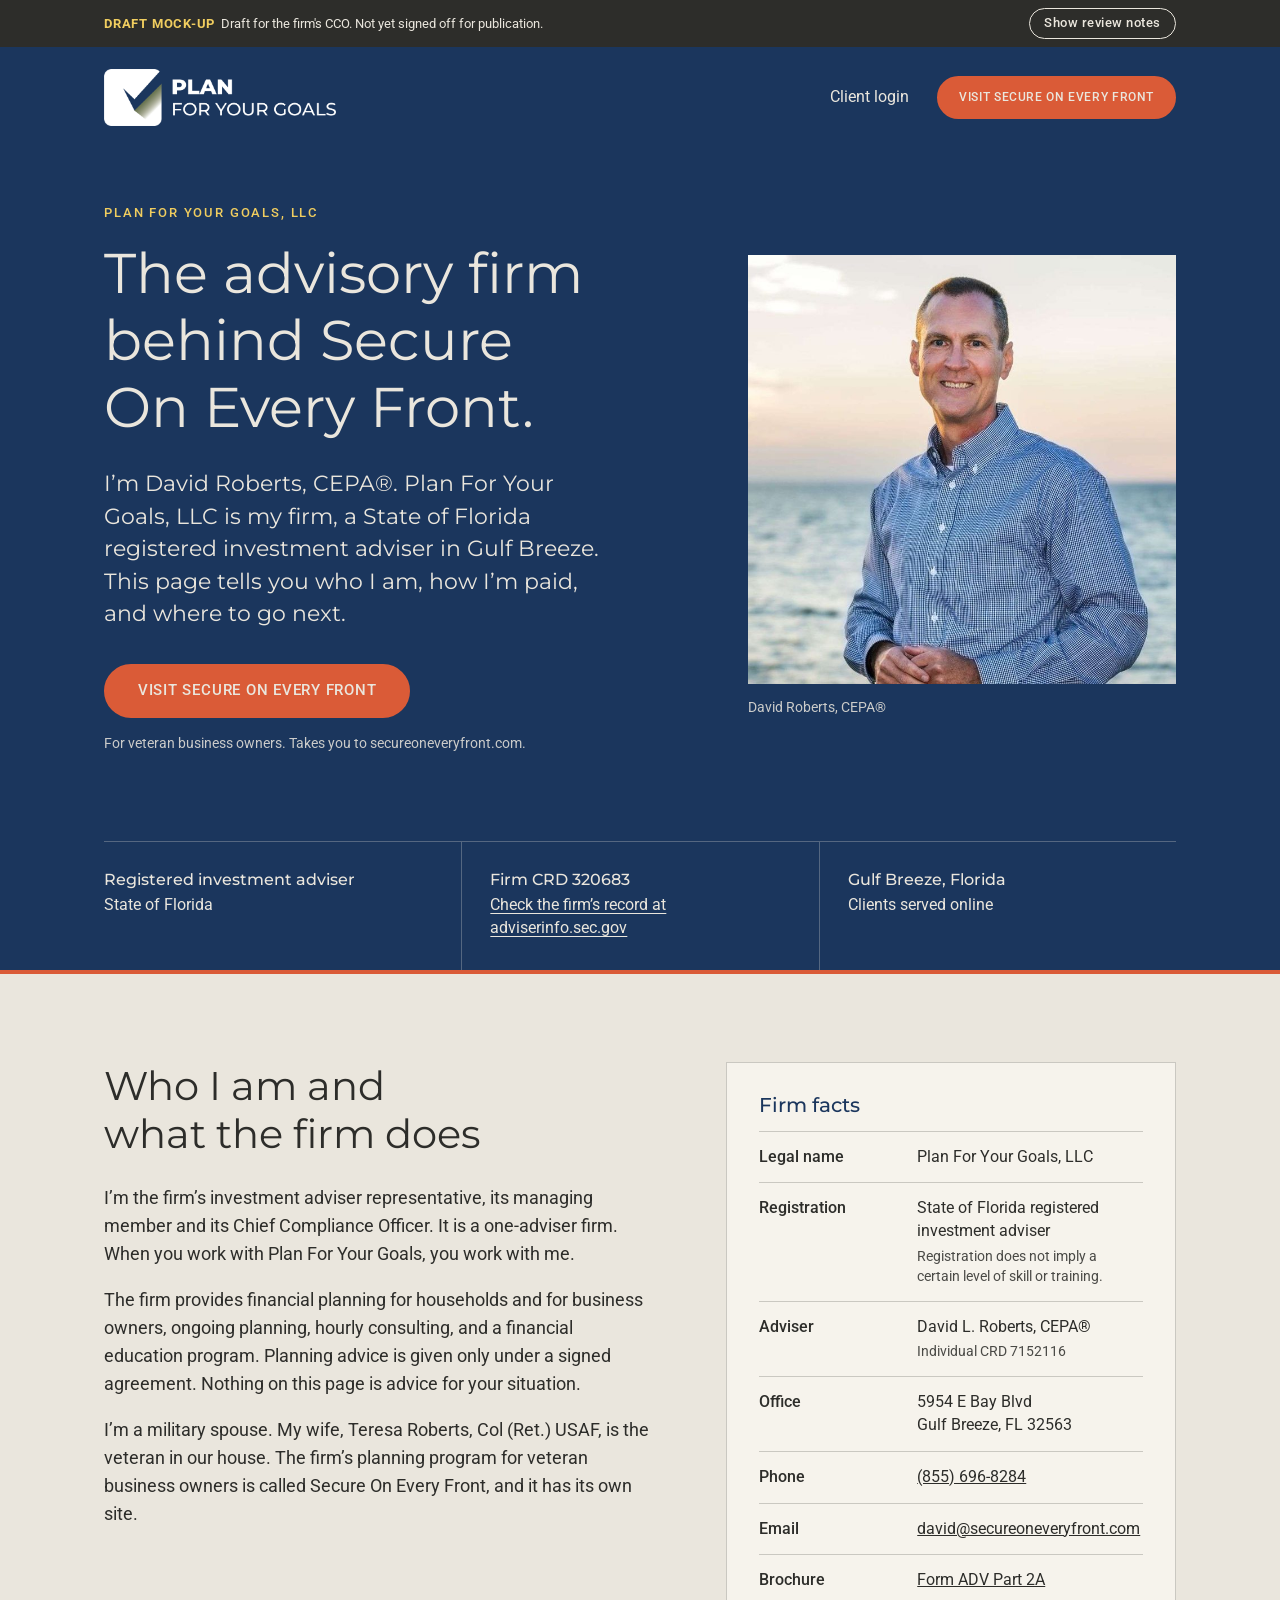
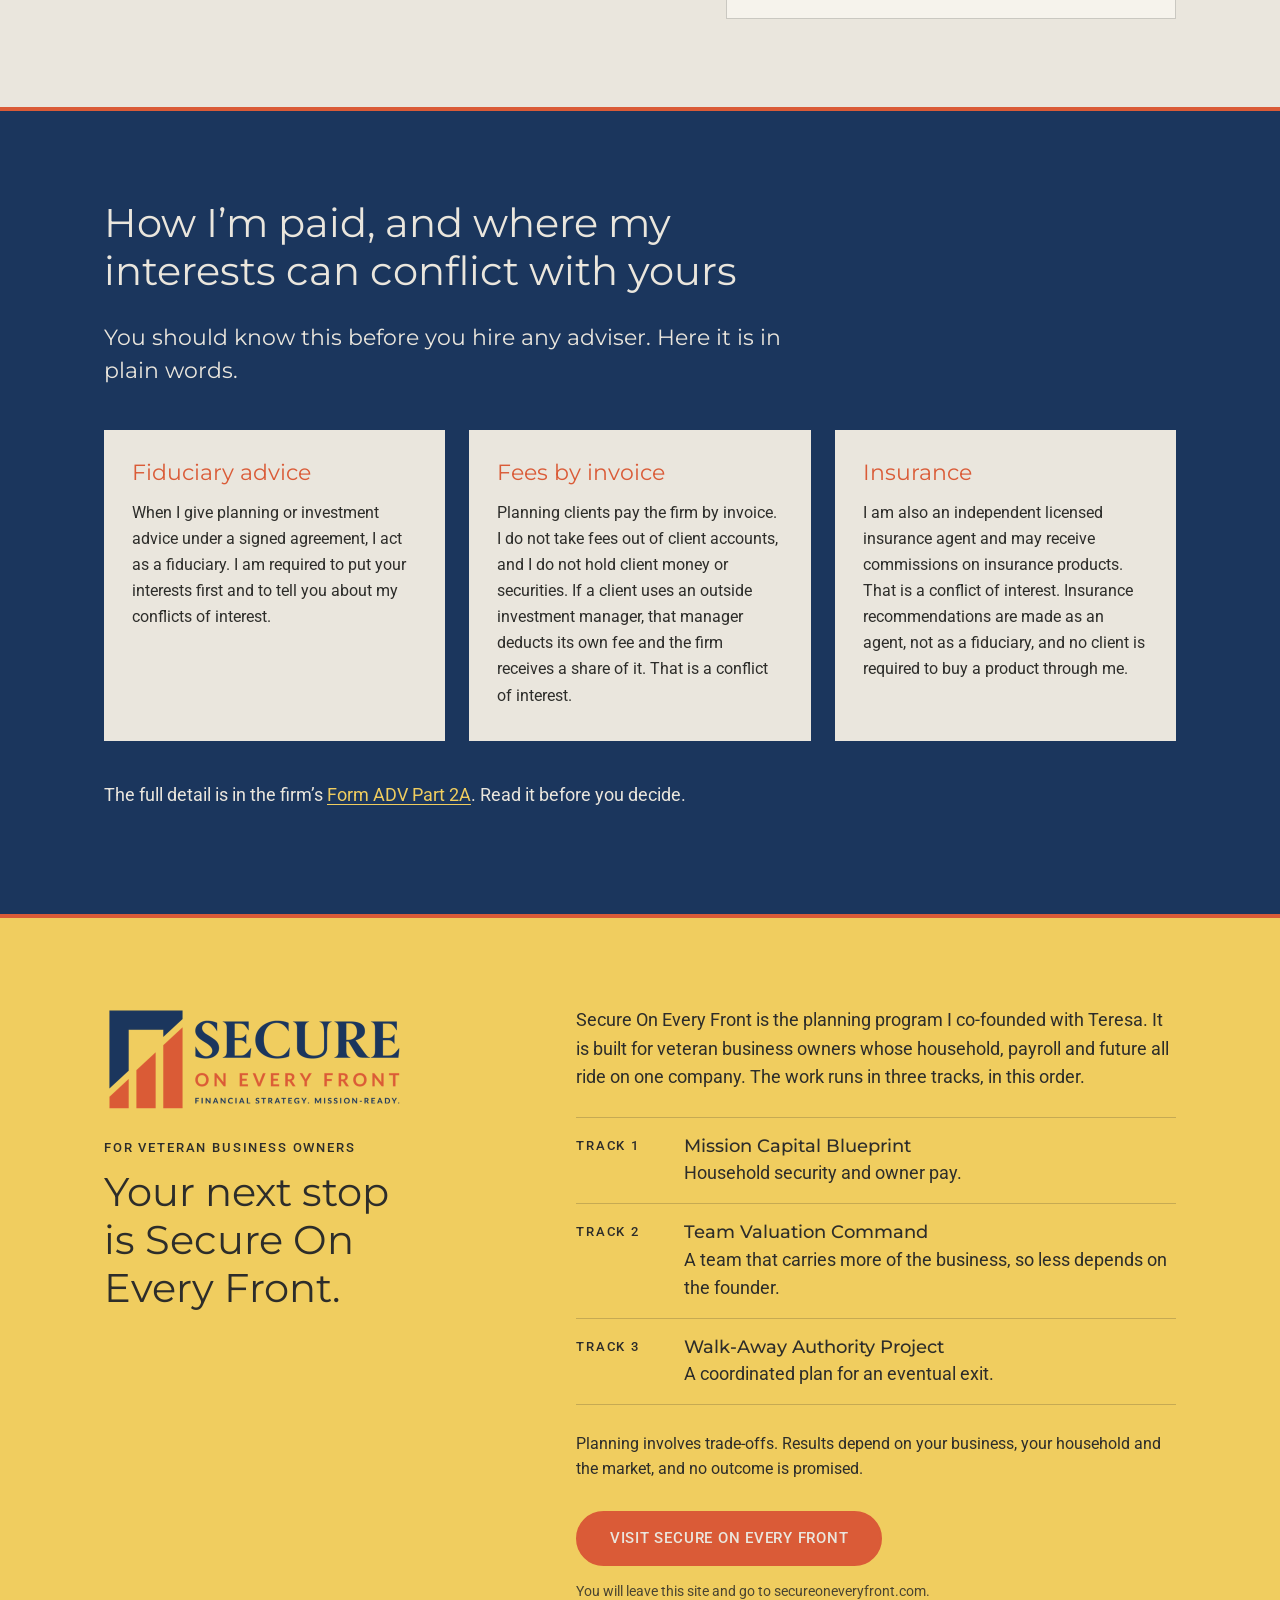
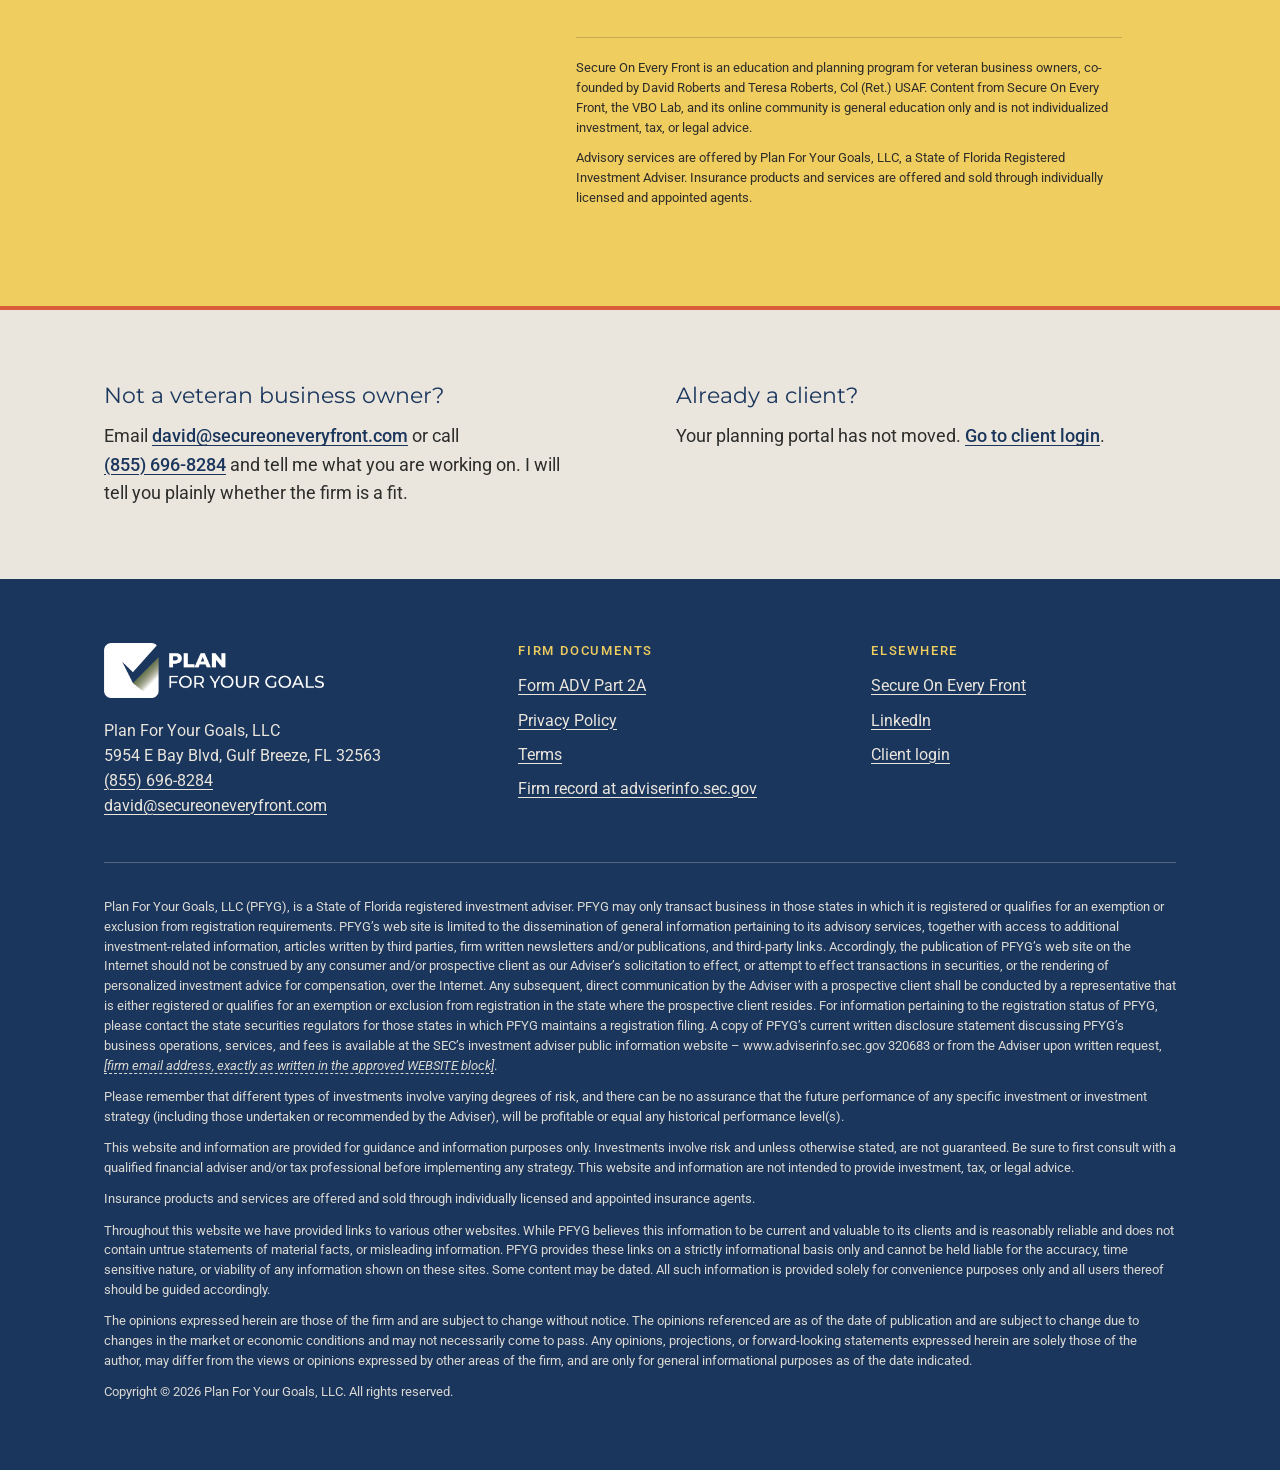
<file: landing-page/mockup/index.html>
<!doctype html>
<html lang="en">
<head>
<meta charset="utf-8">
<meta name="viewport" content="width=device-width, initial-scale=1">
<meta name="robots" content="noindex, nofollow">
<title>Plan For Your Goals, LLC | Fiduciary Financial Planning | Gulf Breeze, FL (DRAFT MOCK-UP)</title>
<meta name="description" content="Plan For Your Goals, LLC is a State of Florida registered investment adviser in Gulf Breeze, FL, and the advisory firm behind Secure On Every Front.">
<link rel="icon" href="assets/favicon.png">
<link rel="preconnect" href="https://fonts.googleapis.com">
<link rel="preconnect" href="https://fonts.gstatic.com" crossorigin>
<link href="https://fonts.googleapis.com/css2?family=Montserrat:wght@400;500;600&family=Roboto:ital,wght@0,400;0,500;0,700;1,400&display=swap" rel="stylesheet">
<style>
  /* Palette and type read from secureoneveryfront.com on 2026-11-19 */
  :root {
    --navy: #1B365D;
    --cream: #EAE6DD;
    --gold: #F0CD5F;
    --orange: #DA5B37;
    --ink: #2D2D2A;
    --paper: #F6F3EC;
    --line-on-navy: rgba(234, 230, 221, .28);
    --line-on-cream: rgba(45, 45, 42, .22);
    --head: "Montserrat", "Helvetica Neue", Arial, sans-serif;
    --body: "Roboto", "Helvetica Neue", Arial, sans-serif;
  }
  *, *::before, *::after { box-sizing: border-box; }
  html { -webkit-text-size-adjust: 100%; scroll-behavior: smooth; }
  body {
    margin: 0;
    background: var(--cream);
    color: var(--ink);
    font-family: var(--body);
    font-size: 1.1rem;
    line-height: 1.6;
  }
  img { max-width: 100%; height: auto; display: block; }
  a { color: inherit; }
  h1, h2, h3 { font-family: var(--head); font-weight: 400; line-height: 1.2; margin: 0; text-wrap: balance; }
  p { margin: 0 0 1em; }
  p:last-child { margin-bottom: 0; }
  .wrap { max-width: 1120px; margin: 0 auto; padding: 0 24px; }

  /* ---------- Draft bar: part of the mock-up file only, not the page ---------- */
  .draftbar {
    position: sticky; top: 0; z-index: 50;
    background: var(--ink); color: var(--cream);
    font-size: .82rem; line-height: 1.35;
  }
  .draftbar .wrap { display: flex; gap: 12px 20px; align-items: center; justify-content: space-between; flex-wrap: wrap; padding-top: 8px; padding-bottom: 8px; }
  .draftbar strong { color: var(--gold); letter-spacing: .06em; }
  .draftbar button {
    font: 500 .8rem/1 var(--body); letter-spacing: .04em;
    background: transparent; color: var(--cream);
    border: 1px solid var(--cream); border-radius: 300px; padding: 8px 14px; cursor: pointer;
  }
  .draftbar button[aria-pressed="true"] { background: var(--gold); border-color: var(--gold); color: var(--ink); }
  .draftbar button:focus-visible { outline: 2px solid var(--gold); outline-offset: 2px; }

  /* ---------- Review notes (toggle) ---------- */
  .note { display: none; }
  body.notes-on .note {
    display: block; margin: 14px 0 0; padding: 10px 12px;
    background: #FFF7D1; color: var(--ink);
    border-left: 4px solid var(--orange); border-radius: 4px;
    font: 400 .82rem/1.45 var(--body); letter-spacing: 0; text-transform: none; text-align: left;
    max-width: 62ch;
  }
  body.notes-on .note b { font-weight: 700; }
  body.notes-on .flag { outline: 2px dashed var(--orange); outline-offset: 6px; border-radius: 2px; }
  span.flag, a.flag { display: inline-block; }
  a[href^="tel:"] { white-space: nowrap; }
  .placeholder { border-bottom: 1px dashed currentColor; font-style: italic; }

  /* ---------- Buttons ---------- */
  .btn {
    display: inline-block; text-decoration: none; text-align: center;
    font: 500 .95rem/1.2 var(--body); letter-spacing: .05em; text-transform: uppercase;
    background: var(--orange); color: var(--cream);
    border: 2px solid var(--orange); border-radius: 300px;
    padding: 1.05em 2.1em;
    transition: background .15s ease, color .15s ease;
  }
  .btn:hover { background: transparent; color: var(--orange); }
  .on-navy .btn:hover { color: var(--cream); border-color: var(--cream); }
  .btn:focus-visible, a:focus-visible { outline: 3px solid var(--gold); outline-offset: 3px; }
  .btn--small { font-size: .78rem; padding: .95em 1.6em; }
  .cta-sub { font-size: .9rem; margin-top: 14px; opacity: .85; }

  /* ---------- Header ---------- */
  .site-header { background: var(--navy); color: var(--cream); }
  .site-header .wrap { display: flex; align-items: center; justify-content: space-between; gap: 20px; padding-top: 22px; padding-bottom: 22px; }
  .site-header .logo img { width: 232px; }
  .site-header nav { display: flex; align-items: center; gap: 28px; }
  .site-header nav a.text { font-size: .98rem; text-decoration: none; border-bottom: 1px solid transparent; padding-bottom: 2px; }
  .site-header nav a.text:hover { border-bottom-color: var(--cream); }

  /* ---------- Sections ---------- */
  section { padding: 88px 0; }
  .on-navy { background: var(--navy); color: var(--cream); }
  .on-gold { background: var(--gold); color: var(--ink); }
  .rule-top { border-top: 4px solid var(--orange); }
  .rule-bottom { border-bottom: 4px solid var(--orange); }
  .eyebrow { font: 500 .82rem/1.3 var(--body); letter-spacing: .14em; text-transform: uppercase; margin: 0 0 18px; }
  .on-navy .eyebrow { color: var(--gold); }
  h2 { font-size: clamp(1.75rem, 3.2vw, 2.5rem); margin-bottom: 26px; }
  .lead { font-family: var(--head); font-size: clamp(1.15rem, 1.9vw, 1.4rem); line-height: 1.45; text-wrap: pretty; }

  /* Hero */
  .hero { padding: 56px 0 0; }
  .hero-grid { display: grid; grid-template-columns: 1.15fr .85fr; gap: 64px; align-items: center; padding-bottom: 72px; }
  .hero h1 { font-size: clamp(2.2rem, 4.6vw, 3.5rem); margin-bottom: 26px; }
  .hero .lead { margin-bottom: 34px; max-width: 34ch; }
  .hero-photo img { width: 100%; aspect-ratio: 1 / 1; object-fit: cover; }
  .hero-photo figcaption { font-size: .88rem; margin-top: 12px; opacity: .85; }
  .hero-photo { margin: 0; }
  .facts-row { border-top: 1px solid var(--line-on-navy); }
  .facts-row ul { list-style: none; margin: 0; padding: 0; display: grid; grid-template-columns: repeat(3, 1fr); }
  .facts-row li { padding: 26px 28px 30px 0; font-size: .98rem; line-height: 1.45; }
  .facts-row li + li { padding-left: 28px; border-left: 1px solid var(--line-on-navy); }
  .facts-row b { display: block; font: 500 1.02rem/1.35 var(--head); color: var(--cream); margin-bottom: 4px; }
  .facts-row a { text-underline-offset: 3px; }

  /* About */
  .about-grid { display: grid; grid-template-columns: 1.1fr .9fr; gap: 72px; align-items: start; }
  .about-copy p { max-width: 58ch; }
  .factcard { background: var(--paper); border: 1px solid var(--line-on-cream); padding: 30px 32px 12px; }
  .factcard h3 { font-size: 1.25rem; margin-bottom: 14px; color: var(--navy); font-weight: 500; }
  .factcard dl { margin: 0; }
  .factcard .row { display: grid; grid-template-columns: 9.2em 1fr; gap: 14px; padding: 14px 0; border-top: 1px solid var(--line-on-cream); font-size: .98rem; line-height: 1.45; }
  .factcard dt { font-weight: 500; }
  .factcard dd { margin: 0; overflow-wrap: anywhere; }
  .factcard small { display: block; font-size: .86rem; opacity: .85; margin-top: 4px; }

  /* How I'm paid */
  .paid-head { max-width: 780px; margin-bottom: 44px; }
  .cards { display: grid; grid-template-columns: repeat(3, 1fr); gap: 24px; }
  .card { background: var(--cream); color: var(--ink); padding: 30px 28px 32px; }
  .card h3 { color: var(--orange); font-size: 1.35rem; margin-bottom: 14px; }
  .card p { font-size: 1.02rem; }
  .paid-foot { margin-top: 40px; max-width: 70ch; }
  .paid-foot a { color: var(--gold); text-underline-offset: 3px; }

  /* SOEF hand-off */
  .soef-grid { display: grid; grid-template-columns: .8fr 1.2fr; gap: 72px; align-items: start; }
  .soef-brand img { width: 300px; margin-bottom: 28px; }
  .soef-brand .eyebrow { margin-bottom: 12px; }
  .soef-brand h2 { margin-bottom: 0; }
  .tracks { list-style: none; margin: 26px 0 26px; padding: 0; border-bottom: 1px solid var(--line-on-cream); }
  .tracks li { display: grid; grid-template-columns: 5.2em 1fr; gap: 16px; padding: 16px 0; border-top: 1px solid var(--line-on-cream); }
  .tracks .n { font: 500 .82rem/1.9 var(--body); letter-spacing: .14em; text-transform: uppercase; }
  .tracks b { font: 500 1.12rem/1.3 var(--head); display: block; margin-bottom: 2px; }
  .balance { font-size: .98rem; }
  .soef-cta { margin-top: 30px; }
  .blocktext { font-size: .84rem; line-height: 1.5; margin-top: 34px; padding-top: 20px; border-top: 1px solid var(--line-on-cream); max-width: 78ch; }
  .blocktext p { margin-bottom: .7em; }

  /* Everyone else */
  .quiet { padding: 72px 0; }
  .quiet-grid { display: grid; grid-template-columns: 1fr 1fr; gap: 72px; }
  .quiet h3 { font-size: 1.4rem; margin-bottom: 14px; color: var(--navy); }
  .quiet p { max-width: 46ch; }
  .quiet a { color: var(--navy); font-weight: 500; text-underline-offset: 3px; }

  /* Footer */
  .site-footer { background: var(--navy); color: var(--cream); padding: 64px 0 56px; }
  .foot-grid { display: grid; grid-template-columns: 1.2fr 1fr 1fr; gap: 48px; padding-bottom: 44px; border-bottom: 1px solid var(--line-on-navy); }
  .foot-grid img { width: 220px; margin-bottom: 20px; }
  .foot-grid h4 { font: 500 .8rem/1.3 var(--body); letter-spacing: .14em; text-transform: uppercase; color: var(--gold); margin: 0 0 14px; }
  .foot-grid ul { list-style: none; margin: 0; padding: 0; font-size: .98rem; }
  .foot-grid li { margin-bottom: 9px; }
  .foot-grid a { text-underline-offset: 3px; }
  .foot-grid address { font-style: normal; font-size: .98rem; line-height: 1.6; }
  .disclosure { font-size: .8rem; line-height: 1.55; padding-top: 34px; opacity: .92; }
  .disclosure p { margin-bottom: .9em; }

  /* ---------- Responsive ---------- */
  @media (max-width: 900px) {
    section { padding: 64px 0; }
    .hero { padding-top: 36px; }
    .hero-grid, .about-grid, .soef-grid, .quiet-grid { grid-template-columns: 1fr; gap: 40px; }
    .hero-grid { padding-bottom: 48px; }
    .hero-photo { max-width: 420px; }
    .cards { grid-template-columns: 1fr; }
    .foot-grid { grid-template-columns: 1fr; gap: 34px; }
    .facts-row ul { grid-template-columns: 1fr; }
    .facts-row li, .facts-row li + li { padding: 18px 0; border-left: 0; }
    .facts-row li + li { border-top: 1px solid var(--line-on-navy); }
    .hero .lead { max-width: none; }
  }
  @media (max-width: 620px) {
    body { font-size: 1.04rem; }
    .wrap { padding: 0 20px; }
    .site-header .logo img { width: 178px; }
    .site-header nav .btn { display: none; }
    .btn { display: block; width: 100%; padding-left: 1em; padding-right: 1em; }
    .factcard { padding: 24px 20px 8px; }
    .factcard .row { grid-template-columns: 1fr; gap: 2px; }
    .tracks li { grid-template-columns: 1fr; gap: 2px; }
    .soef-brand img { width: 240px; }
  }
  @media (prefers-reduced-motion: reduce) { html { scroll-behavior: auto; } .btn { transition: none; } }
</style>
</head>
<body>

<!-- ============ DRAFT BAR: belongs to this mock-up file only. Do not build in Squarespace. ============ -->
<div class="draftbar" role="region" aria-label="Mock-up status">
  <div class="wrap">
    <span><strong>DRAFT MOCK-UP</strong> &nbsp;Draft for the firm's CCO. Not yet signed off for publication.</span>
    <button type="button" id="notesToggle" aria-pressed="false">Show review notes</button>
  </div>
</div>

<!-- ============ HEADER ============ -->
<header class="site-header on-navy">
  <div class="wrap">
    <a class="logo" href="#top" aria-label="Plan For Your Goals, LLC home"><img src="assets/pfyg-logo-white.png" alt="Plan For Your Goals" width="720" height="179"></a>
    <nav aria-label="Primary">
      <a class="text" href="https://www.rightcapital.com/login?cobrand=Zi7CXrBhIY5Lisa3u-LbMA&type=client" target="_blank" rel="noopener">Client login</a>
      <a class="btn btn--small" href="https://www.secureoneveryfront.com/?utm_source=planforyourgoals.com&utm_medium=referral&utm_campaign=firm-page&utm_content=header" target="_blank" rel="noopener">Visit Secure On Every Front</a>
    </nav>
  </div>
</header>

<main id="top">

<!-- ============ 1. HERO ============ -->
<section class="hero on-navy rule-bottom">
  <div class="wrap">
    <div class="hero-grid">
      <div>
        <p class="eyebrow">Plan For Your Goals, LLC</p>
        <h1>The advisory firm behind Secure On Every Front.</h1>
        <p class="lead">I&rsquo;m David Roberts, CEPA&reg;. Plan For Your Goals, LLC is my firm, a State of Florida registered investment adviser in Gulf Breeze. This page tells you who I am, how I&rsquo;m paid, and where to go next.</p>
        <a class="btn" href="https://www.secureoneveryfront.com/?utm_source=planforyourgoals.com&utm_medium=referral&utm_campaign=firm-page&utm_content=hero" target="_blank" rel="noopener">Visit Secure On Every Front</a>
        <p class="cta-sub">For veteran business owners. Takes you to secureoneveryfront.com.</p>
        <p class="note"><b>Review note 1.</b> One button on the page, used three times, always to the SOEF home page. Each copy carries its own tracking tag (header, hero, program) so you can see which one gets used.</p>
      </div>
      <figure class="hero-photo">
        <img src="assets/david-roberts.jpg" alt="David Roberts standing on the shore in Gulf Breeze, Florida" width="760" height="760">
        <figcaption>David Roberts, CEPA&reg;</figcaption>
        <p class="note"><b>Review note 2.</b> Photo taken from the current planforyourgoals.com. CEPA&reg; appears only beside your name, never the firm&rsquo;s (decision D55).</p>
      </figure>
    </div>
    <div class="facts-row">
      <ul>
        <li><b>Registered investment adviser</b>State of Florida</li>
        <li><b>Firm CRD 320683</b><a href="https://adviserinfo.sec.gov/firm/summary/320683" target="_blank" rel="noopener">Check the firm&rsquo;s record at adviserinfo.sec.gov</a></li>
        <li><b>Gulf Breeze, Florida</b>Clients served online</li>
      </ul>
    </div>
  </div>
</section>

<!-- ============ 2. ABOUT THE FIRM ============ -->
<section id="firm">
  <div class="wrap about-grid">
    <div class="about-copy">
      <h2>Who I am and what the firm does</h2>
      <p>I&rsquo;m the firm&rsquo;s investment adviser representative, its managing member and its Chief Compliance Officer. It is a one-adviser firm. When you work with Plan For Your Goals, you work with me.</p>
      <p>The firm provides financial planning for households and for business owners, ongoing planning, hourly consulting, and a financial education program. Planning advice is given only under a signed agreement. Nothing on this page is advice for your situation.</p>
      <p>I&rsquo;m a military spouse. My wife, Teresa Roberts, Col (Ret.) USAF, is the veteran in our house. The firm&rsquo;s planning program for veteran business owners is called Secure On Every Front, and it has its own site.</p>
      <p class="note"><b>Review note 3.</b> The services sentence follows Form ADV Part 2A Item 4.B as your firm profile records it (11/5/2026 brochure). No fees are quoted here; the page points to the brochure instead. The military-spouse line is stated outright so no reader assumes you served.</p>
    </div>
    <aside class="factcard" aria-label="Firm facts">
      <h3>Firm facts</h3>
      <dl>
        <div class="row"><dt>Legal name</dt><dd>Plan For Your Goals, LLC</dd></div>
        <div class="row"><dt>Registration</dt><dd>State of Florida registered investment adviser<small>Registration does not imply a certain level of skill or training.</small></dd></div>
        <div class="row"><dt>Adviser</dt><dd>David L. Roberts, CEPA&reg;<small>Individual CRD 7152116</small></dd></div>
        <div class="row"><dt>Office</dt><dd><span class="flag">5954 E Bay Blvd<br>Gulf Breeze, FL 32563</span></dd></div>
        <div class="row"><dt>Phone</dt><dd><a href="tel:+18556968284">(855) 696-8284</a></dd></div>
        <div class="row"><dt>Email</dt><dd><a class="flag" href="mailto:david@secureoneveryfront.com">david@secureoneveryfront.com</a></dd></div>
        <div class="row"><dt>Brochure</dt><dd><a class="flag" href="https://planforyourgoals.link/ADV" target="_blank" rel="noopener">Form ADV Part 2A</a></dd></div>
      </dl>
      <p class="note"><b>Review note 4.</b> Three things to confirm before this goes live. <b>Office:</b> the current site labels this address &ldquo;Branch Office,&rdquo; but the firm has no branch offices on record, so it is shown as the office; confirm it matches the principal office address on Form ADV. <b>Email:</b> this is your standard contact address; the approved footer text names the firm&rsquo;s planforyourgoals.com mailbox for written requests, so that mailbox must keep working after the DNS change. <b>Brochure:</b> confirm the short link serves the 11/5/2026 brochure and does not point at a file stored on the WordPress site.</p>
    </aside>
  </div>
</section>

<!-- ============ 3. HOW I'M PAID ============ -->
<section class="on-navy rule-top rule-bottom" id="paid">
  <div class="wrap">
    <div class="paid-head">
      <h2>How I&rsquo;m paid, and where my interests can conflict with yours</h2>
      <p class="lead">You should know this before you hire any adviser. Here it is in plain words.</p>
    </div>
    <div class="cards">
      <article class="card">
        <h3>Fiduciary advice</h3>
        <p>When I give planning or investment advice under a signed agreement, I act as a fiduciary. I am required to put your interests first and to tell you about my conflicts of interest.</p>
      </article>
      <article class="card">
        <h3>Fees by invoice</h3>
        <p>Planning clients pay the firm by invoice. I do not take fees out of client accounts, and I do not hold client money or securities. If a client uses an outside investment manager, that manager deducts its own fee and the firm receives a share of it. That is a conflict of interest.</p>
      </article>
      <article class="card">
        <h3>Insurance</h3>
        <p>I am also an independent licensed insurance agent and may receive commissions on insurance products. That is a conflict of interest. Insurance recommendations are made as an agent, not as a fiduciary, and no client is required to buy a product through me.</p>
      </article>
    </div>
    <p class="paid-foot">The full detail is in the firm&rsquo;s <a href="https://planforyourgoals.link/ADV" target="_blank" rel="noopener">Form ADV Part 2A</a>. Read it before you decide.</p>
    <p class="note"><b>Review note 5.</b> This section is why the page can say &ldquo;fiduciary&rdquo; without implying &ldquo;fee-only.&rdquo; It restates Form ADV Items 5, 10.C, 10.D and 15 in first person. It is new wording, not an approved block, so it needs your sign-off against the brochure. No insurance product is promoted, so the INSURANCE-CONFLICT block is not required here.</p>
  </div>
</section>

<!-- ============ 4. HAND-OFF TO SECURE ON EVERY FRONT ============ -->
<section class="on-gold rule-bottom" id="soef">
  <div class="wrap soef-grid">
    <div class="soef-brand">
      <img src="assets/soef-logo.png" alt="Secure On Every Front" width="600" height="210">
      <p class="eyebrow">For veteran business owners</p>
      <h2>Your next stop is Secure On Every Front.</h2>
    </div>
    <div>
      <p>Secure On Every Front is the planning program I co-founded with Teresa. It is built for veteran business owners whose household, payroll and future all ride on one company. The work runs in three tracks, in this order.</p>
      <ul class="tracks">
        <li><span class="n">Track 1</span><span><b>Mission Capital Blueprint</b>Household security and owner pay.</span></li>
        <li><span class="n">Track 2</span><span><b>Team Valuation Command</b>A team that carries more of the business, so less depends on the founder.</span></li>
        <li><span class="n">Track 3</span><span><b>Walk-Away Authority Project</b>A coordinated plan for an eventual exit.</span></li>
      </ul>
      <p class="balance">Planning involves trade-offs. Results depend on your business, your household and the market, and no outcome is promised.</p>
      <div class="soef-cta">
        <a class="btn" href="https://www.secureoneveryfront.com/?utm_source=planforyourgoals.com&utm_medium=referral&utm_campaign=firm-page&utm_content=program" target="_blank" rel="noopener">Visit Secure On Every Front</a>
        <p class="cta-sub">You will leave this site and go to secureoneveryfront.com.</p>
      </div>
      <div class="blocktext">
        <p>Secure On Every Front is an education and planning program for veteran business owners, co-founded by David Roberts and Teresa Roberts, Col (Ret.) USAF. Content from Secure On Every Front, the VBO Lab, and its online community is general education only and is not individualized investment, tax, or legal advice.</p>
        <p>Advisory services are offered by Plan For Your Goals, LLC, a State of Florida Registered Investment Adviser. Insurance products and services are offered and sold through individually licensed and appointed agents.</p>
      </div>
      <p class="note"><b>Review note 6.</b> The two small paragraphs above are your approved SOEF block, pasted word for word. The track names are yours and unchanged. The page does not use &ldquo;free&rdquo; or &ldquo;no obligation,&rdquo; so the FREE-REVIEW block is not needed here.</p>
    </div>
  </div>
</section>

<!-- ============ 5. EVERYONE ELSE ============ -->
<section class="quiet" id="contact">
  <div class="wrap quiet-grid">
    <div>
      <h3>Not a veteran business owner?</h3>
      <p>Email <a href="mailto:david@secureoneveryfront.com">david@secureoneveryfront.com</a> or call <a href="tel:+18556968284">(855) 696-8284</a> and tell me what you are working on. I will tell you plainly whether the firm is a fit.</p>
    </div>
    <div>
      <h3>Already a client?</h3>
      <p>Your planning portal has not moved. <a href="https://www.rightcapital.com/login?cobrand=Zi7CXrBhIY5Lisa3u-LbMA&type=client" target="_blank" rel="noopener">Go to client login</a>.</p>
    </div>
    <p class="note" style="grid-column: 1 / -1;"><b>Review note 7.</b> This is the quiet side note you chose: plain text links, no second button. The page collects no personal information (no form), so no data-collection notice is needed.</p>
  </div>
</section>

</main>

<!-- ============ FOOTER ============ -->
<footer class="site-footer">
  <div class="wrap">
    <div class="foot-grid">
      <div>
        <img src="assets/pfyg-logo-white.png" alt="Plan For Your Goals" width="720" height="179">
        <address>
          Plan For Your Goals, LLC<br>
          5954 E Bay Blvd, Gulf Breeze, FL 32563<br>
          <a href="tel:+18556968284">(855) 696-8284</a><br>
          <a href="mailto:david@secureoneveryfront.com">david@secureoneveryfront.com</a>
        </address>
      </div>
      <div>
        <h4>Firm documents</h4>
        <ul>
          <li><a href="https://planforyourgoals.link/ADV" target="_blank" rel="noopener">Form ADV Part 2A</a></li>
          <li><a href="#privacy-policy">Privacy Policy</a></li>
          <li><a href="#terms">Terms</a></li>
          <li><a href="https://adviserinfo.sec.gov/firm/summary/320683" target="_blank" rel="noopener">Firm record at adviserinfo.sec.gov</a></li>
        </ul>
      </div>
      <div>
        <h4>Elsewhere</h4>
        <ul>
          <li><a href="https://www.secureoneveryfront.com/?utm_source=planforyourgoals.com&utm_medium=referral&utm_campaign=firm-page&utm_content=footer" target="_blank" rel="noopener">Secure On Every Front</a></li>
          <li><a href="https://www.linkedin.com/in/david-roberts-planforyourgoals" target="_blank" rel="noopener">LinkedIn</a></li>
          <li><a href="https://www.rightcapital.com/login?cobrand=Zi7CXrBhIY5Lisa3u-LbMA&type=client" target="_blank" rel="noopener">Client login</a></li>
        </ul>
      </div>
    </div>
    <p class="note"><b>Review note 8.</b> Decided by you as CCO on 2026-11-19: the old footer&rsquo;s &ldquo;FINRA BrokerCheck&rdquo; link is replaced with the SEC adviser lookup, because the firm has no broker-dealer affiliation. Privacy Policy and Terms stay as two plain pages at their current addresses. Both still show the old phone number (850) 786-3400, and the Terms page still says &ldquo;Branch Office.&rdquo;</p>

    <div class="disclosure">
      <p>Plan For Your Goals, LLC (PFYG), is a State of Florida registered investment adviser. PFYG may only transact business in those states in which it is registered or qualifies for an exemption or exclusion from registration requirements. PFYG&rsquo;s web site is limited to the dissemination of general information pertaining to its advisory services, together with access to additional investment-related information, articles written by third parties, firm written newsletters and/or publications, and third-party links. Accordingly, the publication of PFYG&rsquo;s web site on the Internet should not be construed by any consumer and/or prospective client as our Adviser&rsquo;s solicitation to effect, or attempt to effect transactions in securities, or the rendering of personalized investment advice for compensation, over the Internet. Any subsequent, direct communication by the Adviser with a prospective client shall be conducted by a representative that is either registered or qualifies for an exemption or exclusion from registration in the state where the prospective client resides. For information pertaining to the registration status of PFYG, please contact the state securities regulators for those states in which PFYG maintains a registration filing. A copy of PFYG&rsquo;s current written disclosure statement discussing PFYG&rsquo;s business operations, services, and fees is available at the SEC&rsquo;s investment adviser public information website &ndash; www.adviserinfo.sec.gov 320683 or from the Adviser upon written request, <span class="placeholder">[firm email address, exactly as written in the approved WEBSITE block]</span>.</p>
      <p>Please remember that different types of investments involve varying degrees of risk, and there can be no assurance that the future performance of any specific investment or investment strategy (including those undertaken or recommended by the Adviser), will be profitable or equal any historical performance level(s).</p>
      <p>This website and information are provided for guidance and information purposes only. Investments involve risk and unless otherwise stated, are not guaranteed. Be sure to first consult with a qualified financial adviser and/or tax professional before implementing any strategy. This website and information are not intended to provide investment, tax, or legal advice.</p>
      <p>Insurance products and services are offered and sold through individually licensed and appointed insurance agents.</p>
      <p>Throughout this website we have provided links to various other websites. While PFYG believes this information to be current and valuable to its clients and is reasonably reliable and does not contain untrue statements of material facts, or misleading information. PFYG provides these links on a strictly informational basis only and cannot be held liable for the accuracy, time sensitive nature, or viability of any information shown on these sites. Some content may be dated. All such information is provided solely for convenience purposes only and all users thereof should be guided accordingly.</p>
      <p>The opinions expressed herein are those of the firm and are subject to change without notice. The opinions referenced are as of the date of publication and are subject to change due to changes in the market or economic conditions and may not necessarily come to pass. Any opinions, projections, or forward-looking statements expressed herein are solely those of the author, may differ from the views or opinions expressed by other areas of the firm, and are only for general informational purposes as of the date indicated.</p>
      <p>Copyright &copy; 2026 Plan For Your Goals, LLC. All rights reserved.</p>
    </div>
    <p class="note"><b>Review note 9.</b> The footer text above is your approved WEBSITE block with the three changes you approved as CCO on 2026-11-19: it opens &ldquo;State of Florida registered investment adviser,&rdquo; the testimonial sentence is removed, and the copyright year is 2026. Nothing else is edited. One spot is a placeholder: the firm email address at the end of the first paragraph, which you paste from your own disclosure file. Record the three changes in your disclosure file and decisions log so the approved text and the page match.</p>
  </div>
</footer>

<script>
  (function () {
    var btn = document.getElementById('notesToggle');
    btn.addEventListener('click', function () {
      var on = document.body.classList.toggle('notes-on');
      btn.setAttribute('aria-pressed', on ? 'true' : 'false');
      btn.textContent = on ? 'Hide review notes' : 'Show review notes';
    });
    if (/[?&#]notes\b/.test(location.search + location.hash)) btn.click();
  })();
</script>
</body>
</html>
</file>
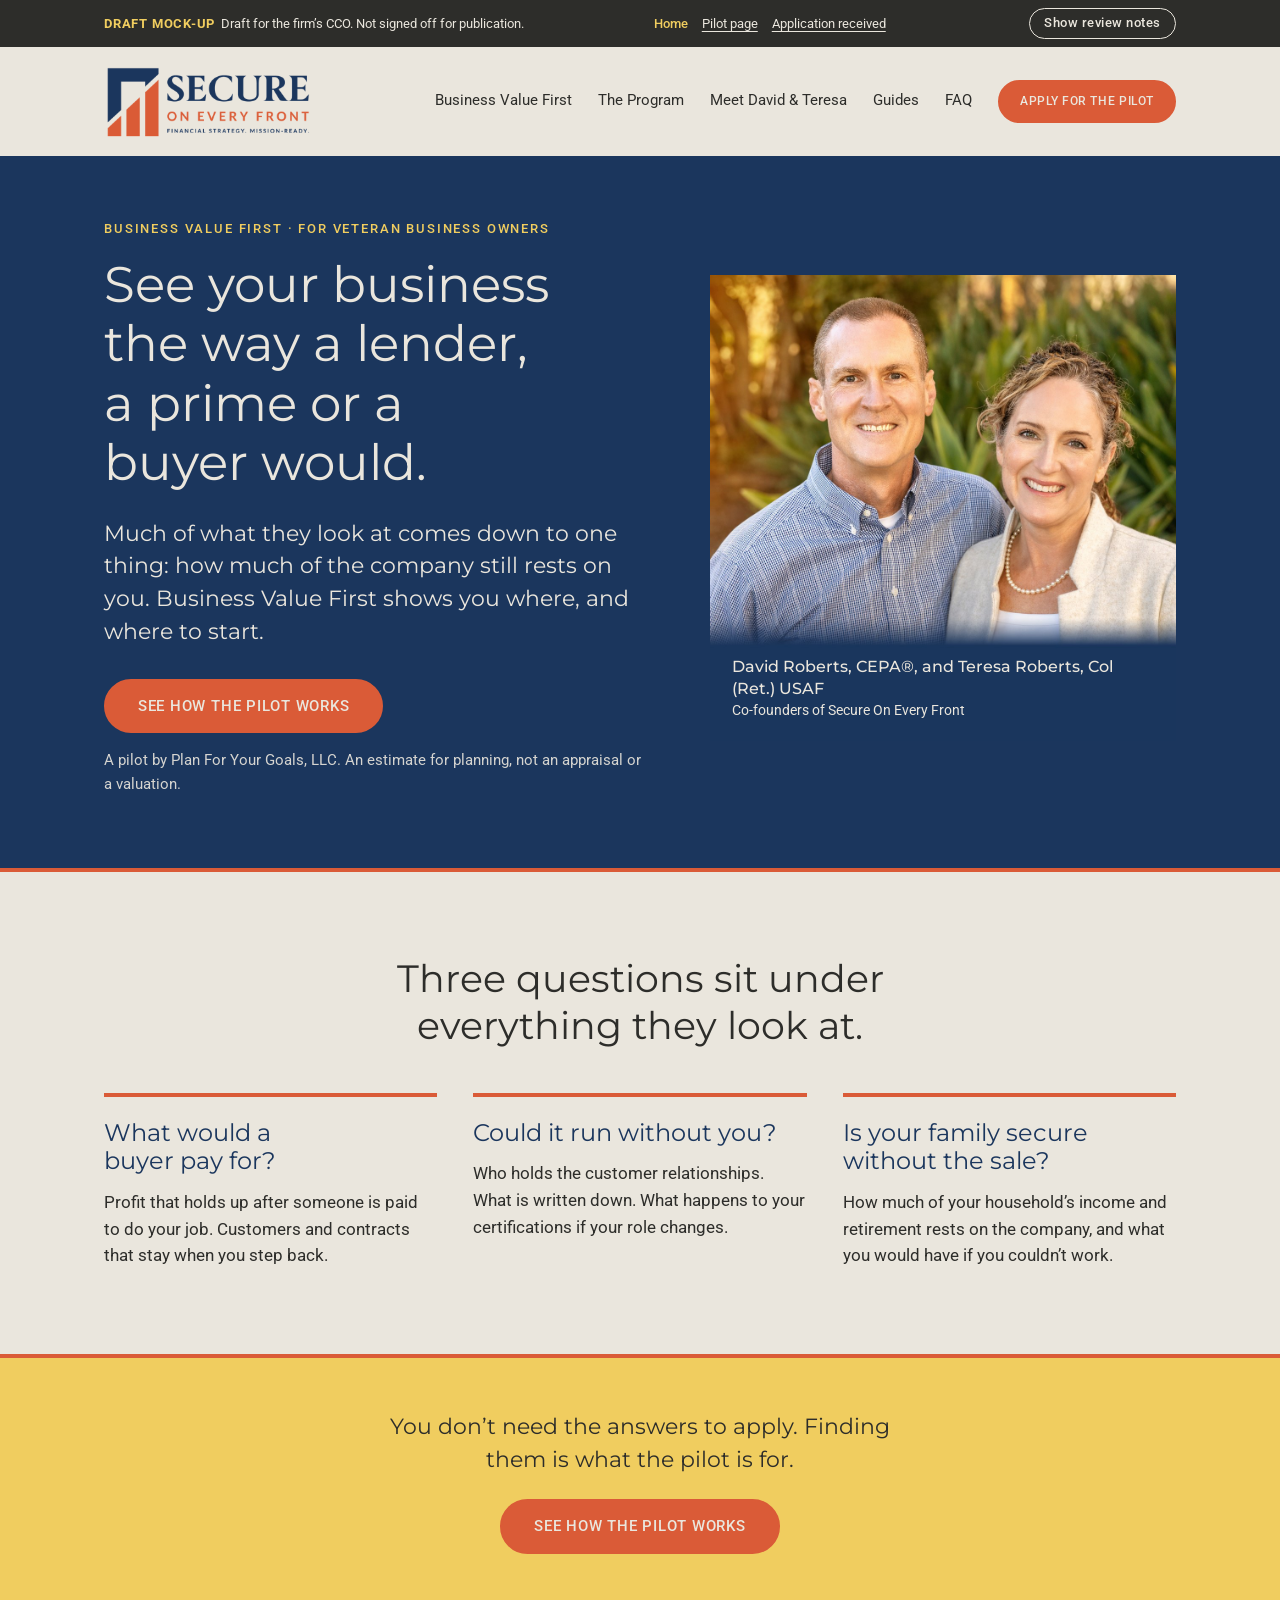
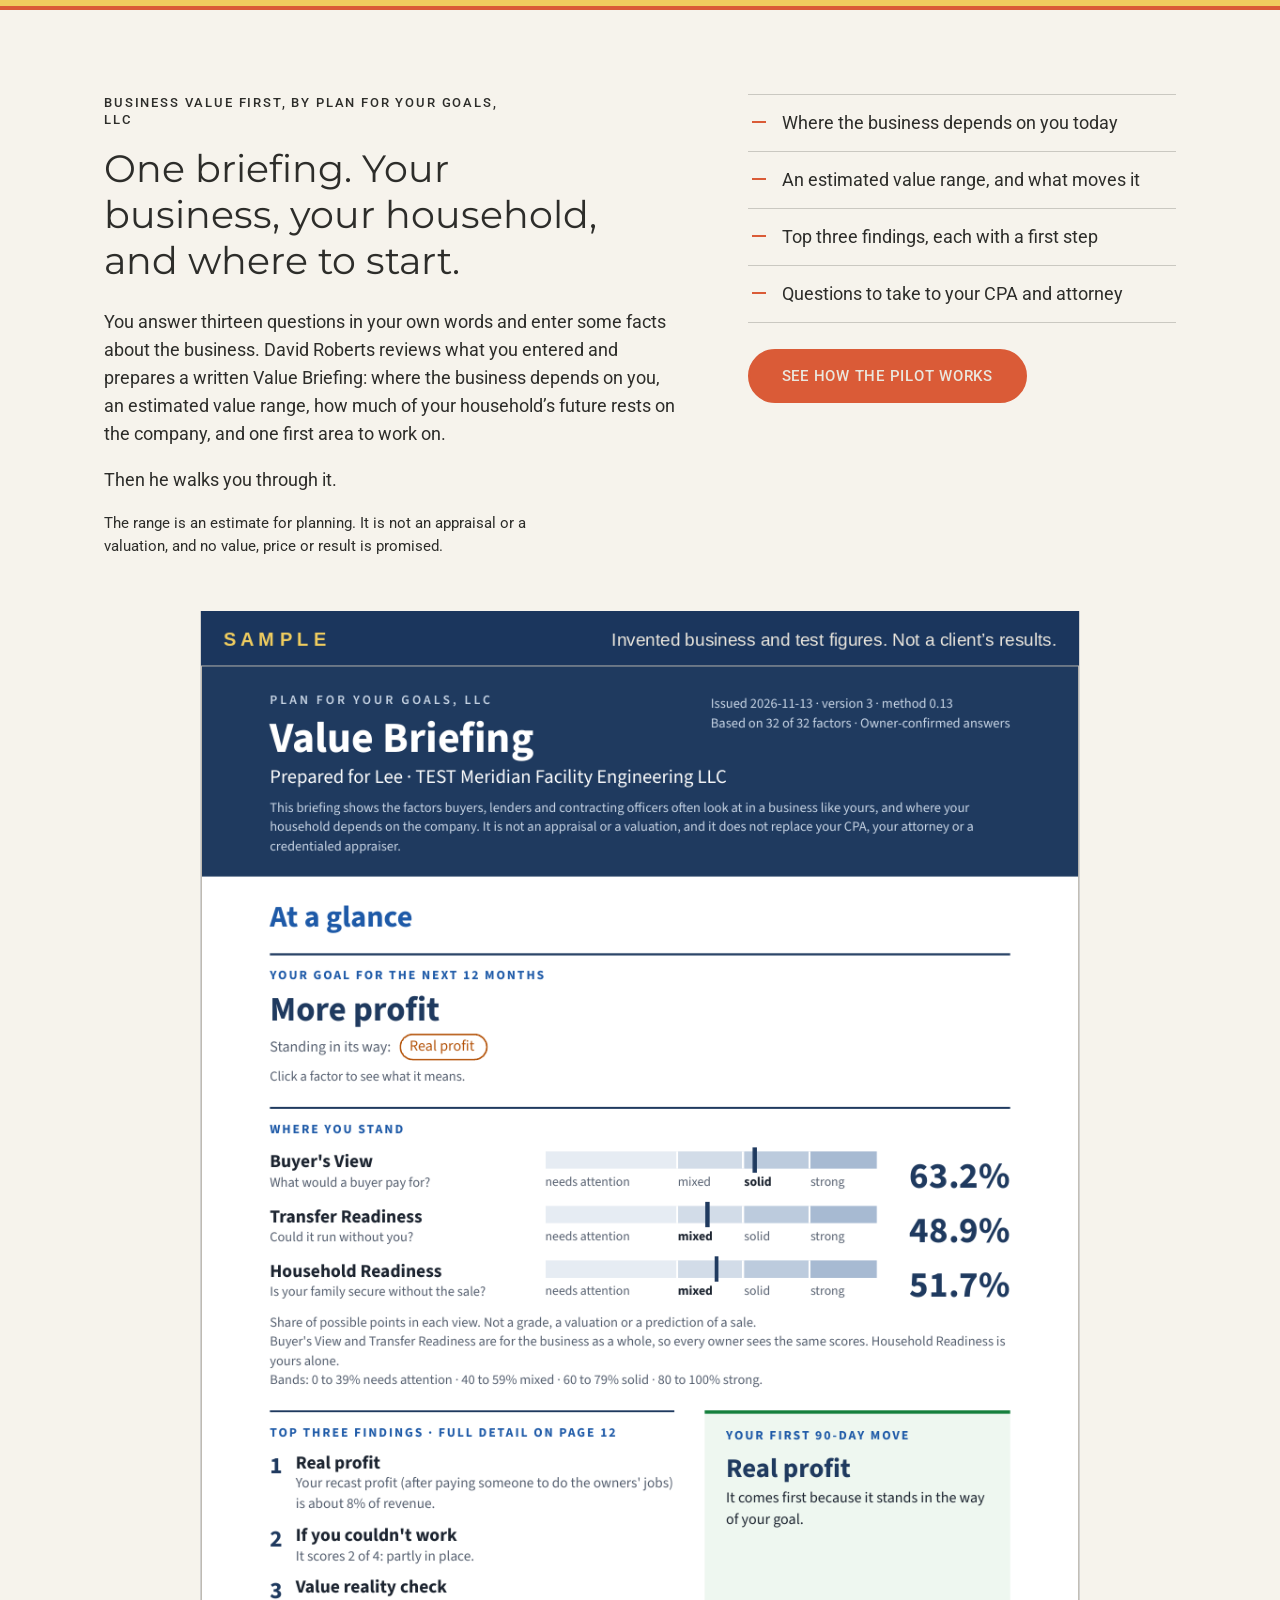
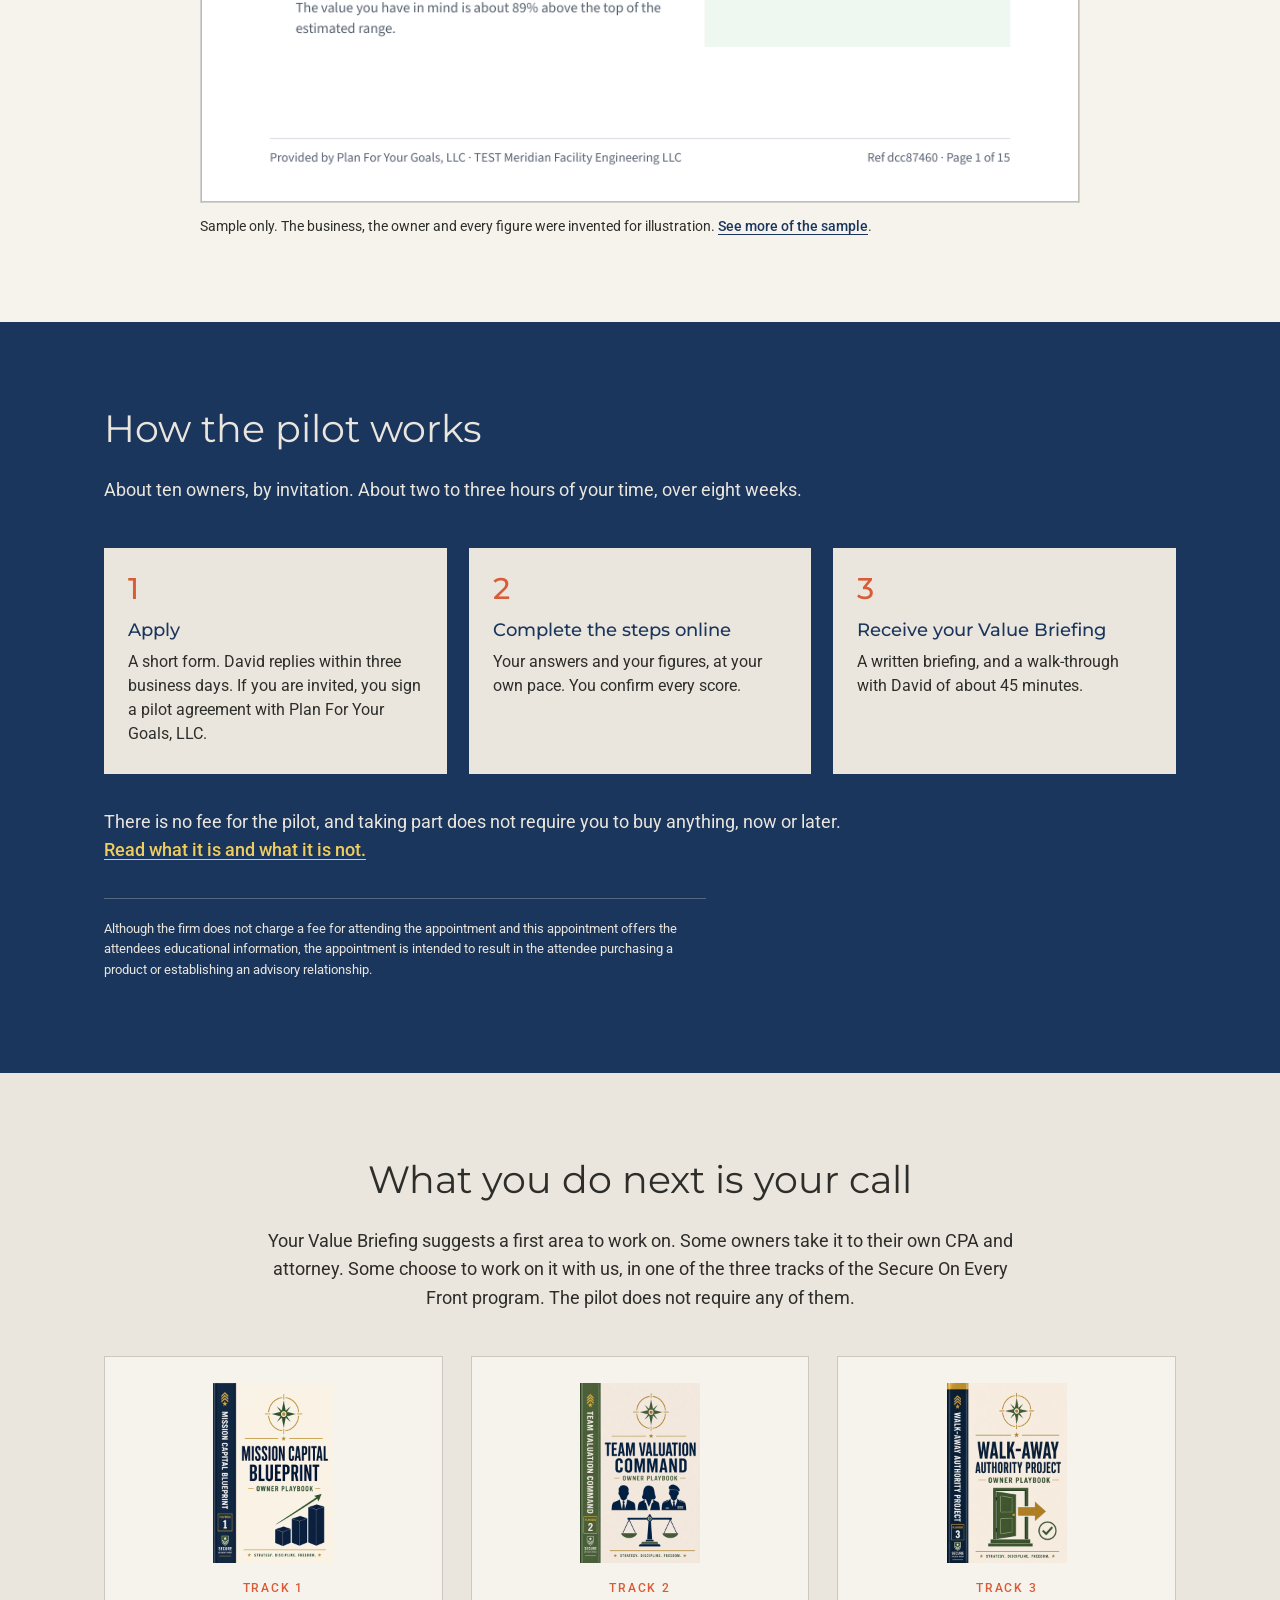
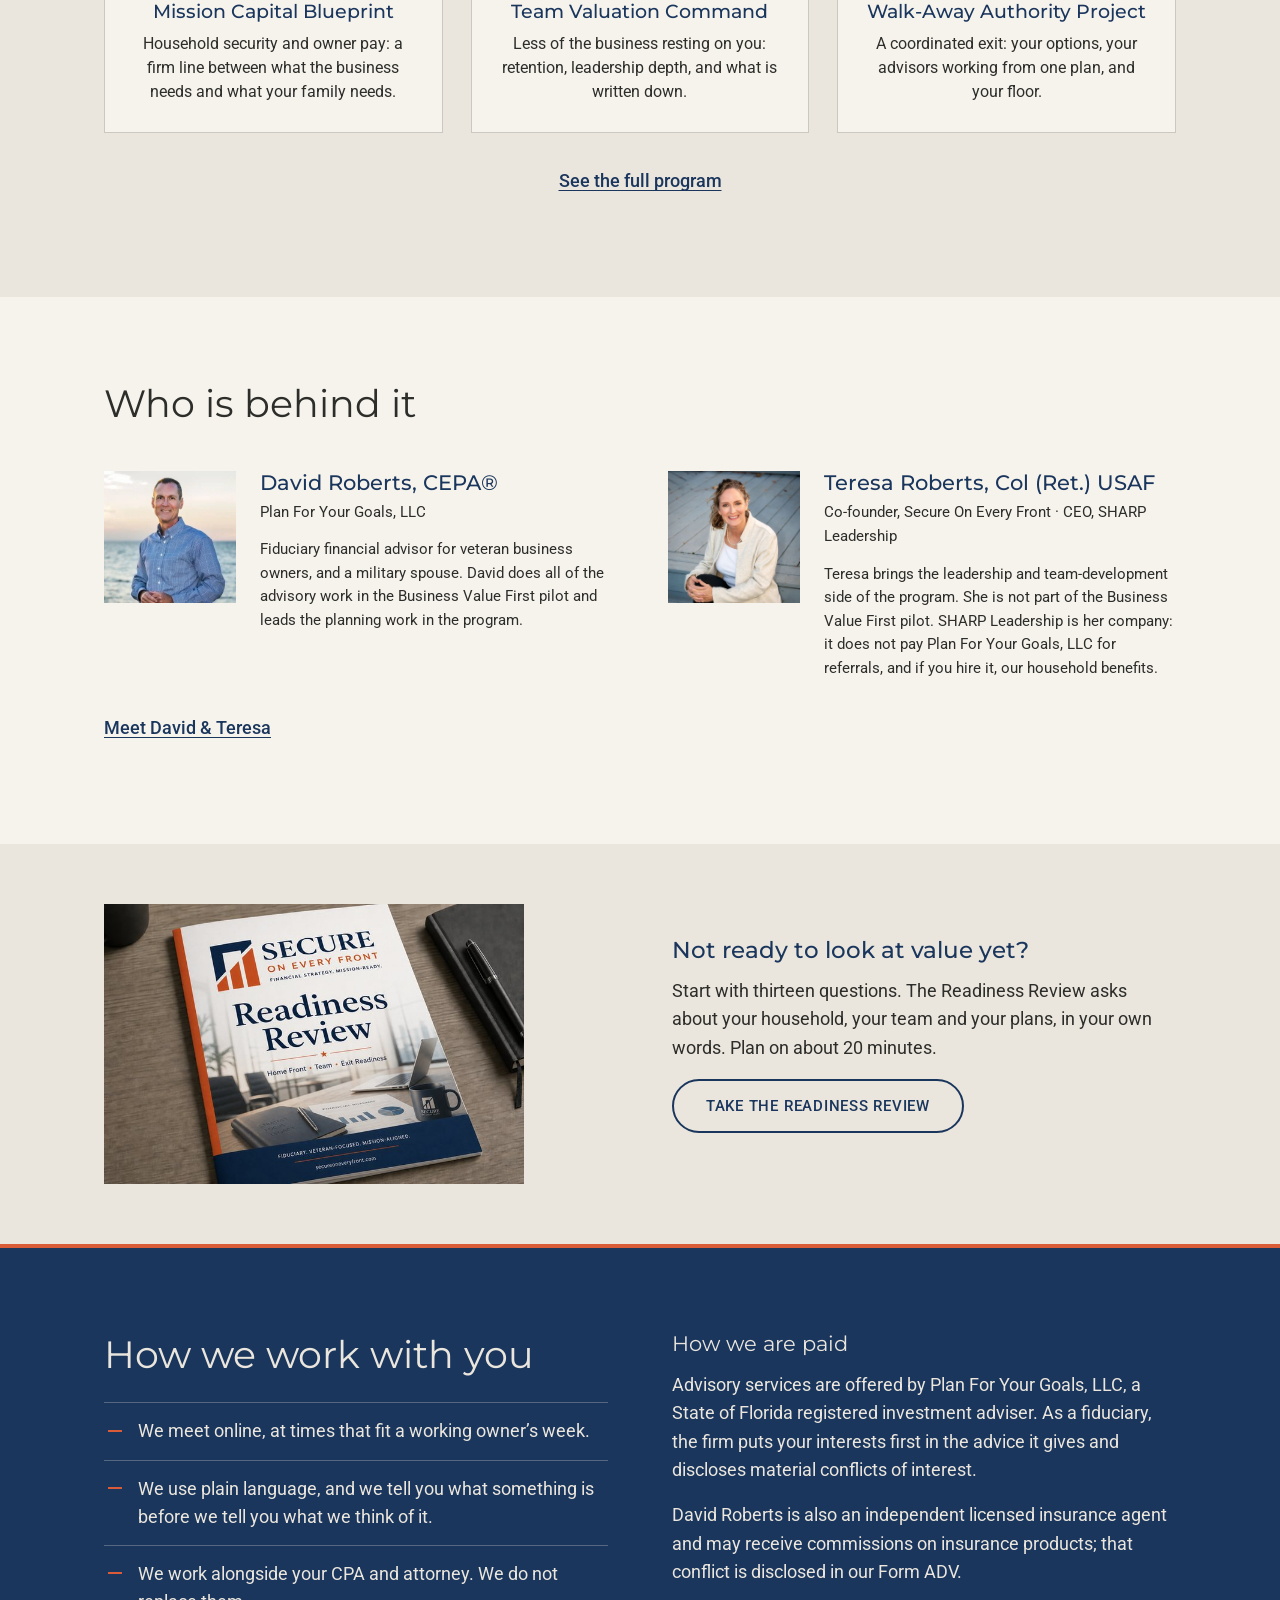
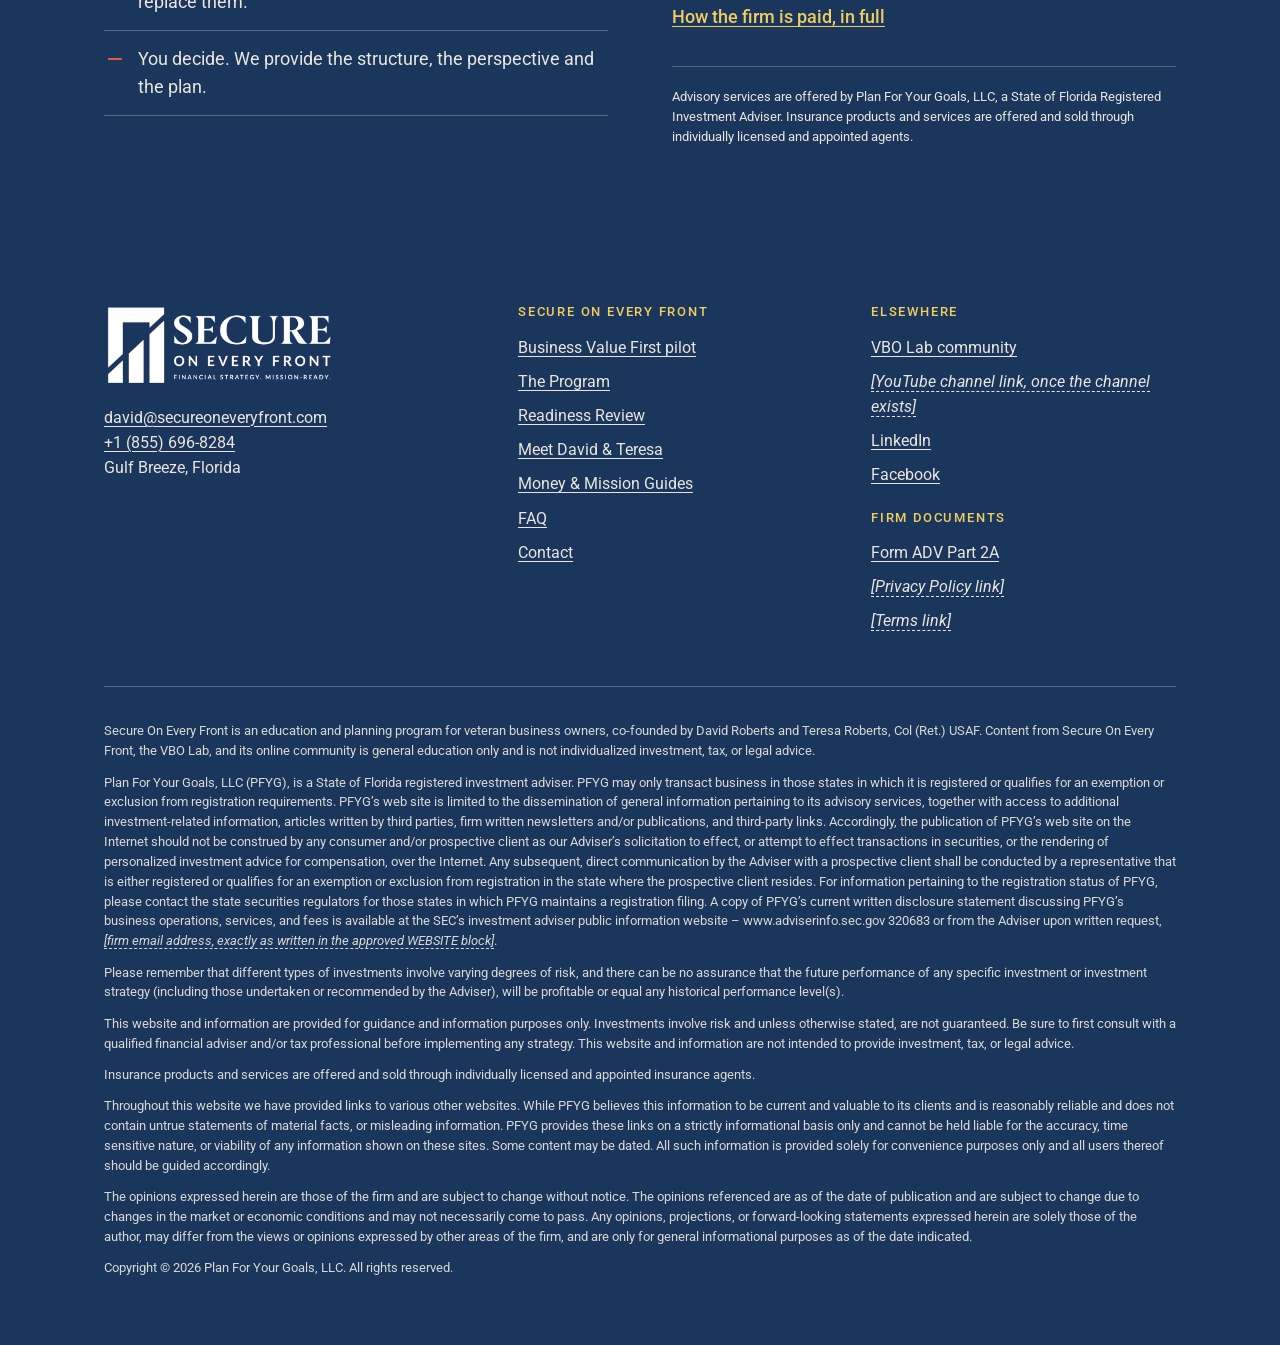
<file: soef-refresh/mockup/index.html>
<!doctype html>
<html lang="en">
<head>
<meta charset="utf-8">
<meta name="viewport" content="width=device-width, initial-scale=1">
<meta name="robots" content="noindex, nofollow">
<title>Secure On Every Front | Business Value First for veteran business owners (DRAFT MOCK-UP)</title>
<link rel="icon" href="assets/favicon.png">
<link rel="preconnect" href="https://fonts.googleapis.com">
<link rel="preconnect" href="https://fonts.gstatic.com" crossorigin>
<link href="https://fonts.googleapis.com/css2?family=Montserrat:wght@400;500;600&family=Roboto:ital,wght@0,400;0,500;0,700;1,400&display=swap" rel="stylesheet">
<style>
/* Palette and type read from secureoneveryfront.com on 2026-11-19 */
:root {
  --navy: #1B365D;
  --cream: #EAE6DD;
  --gold: #F0CD5F;
  --orange: #DA5B37;
  --ink: #2D2D2A;
  --paper: #F6F3EC;
  --line-on-navy: rgba(234, 230, 221, .28);
  --line-on-cream: rgba(45, 45, 42, .22);
  --head: "Montserrat", "Helvetica Neue", Arial, sans-serif;
  --body: "Roboto", "Helvetica Neue", Arial, sans-serif;
}
*, *::before, *::after { box-sizing: border-box; }
html { -webkit-text-size-adjust: 100%; scroll-behavior: smooth; }
body { margin: 0; background: var(--cream); color: var(--ink); font-family: var(--body); font-size: 1.1rem; line-height: 1.6; }
img { max-width: 100%; height: auto; display: block; }
a { color: inherit; text-underline-offset: 3px; }
h1, h2, h3, h4 { font-family: var(--head); font-weight: 400; line-height: 1.2; margin: 0; text-wrap: balance; }
p { margin: 0 0 1em; }
p:last-child { margin-bottom: 0; }
ul, ol { margin: 0; padding: 0; }
.wrap { max-width: 1120px; margin: 0 auto; padding: 0 24px; }
.narrow { max-width: 780px; }
.center { text-align: center; margin-left: auto; margin-right: auto; }

/* ---------- Draft bar and review notes: part of the mock-up file only ---------- */
.draftbar { position: sticky; top: 0; z-index: 50; background: var(--ink); color: var(--cream); font-size: .82rem; line-height: 1.35; }
.draftbar .wrap { display: flex; gap: 10px 20px; align-items: center; justify-content: space-between; flex-wrap: wrap; padding-top: 8px; padding-bottom: 8px; }
.draftbar strong { color: var(--gold); letter-spacing: .06em; }
.draftbar .pages a { margin-right: 14px; }
.draftbar .pages a[aria-current="page"] { color: var(--gold); text-decoration: none; font-weight: 500; }
.draftbar button { font: 500 .8rem/1 var(--body); letter-spacing: .04em; background: transparent; color: var(--cream); border: 1px solid var(--cream); border-radius: 300px; padding: 8px 14px; cursor: pointer; }
.draftbar button[aria-pressed="true"] { background: var(--gold); border-color: var(--gold); color: var(--ink); }
.draftbar button:focus-visible { outline: 2px solid var(--gold); outline-offset: 2px; }
.note, .notes-only { display: none; }
body.notes-on .note { display: block; margin: 16px 0 0; padding: 10px 12px; background: #FFF7D1; color: var(--ink); border-left: 4px solid var(--orange); border-radius: 4px; font: 400 .82rem/1.45 var(--body); letter-spacing: 0; text-transform: none; text-align: left; max-width: 68ch; }
body.notes-on .center > .note, body.notes-on .note.mid { margin-left: auto; margin-right: auto; }
body.notes-on .note b { font-weight: 700; }
body.notes-on .notes-only { display: block; }
.placeholder { border-bottom: 1px dashed currentColor; font-style: italic; }

/* ---------- Buttons ---------- */
.btn { display: inline-block; text-decoration: none; text-align: center; font: 500 .95rem/1.2 var(--body); letter-spacing: .05em; text-transform: uppercase; background: var(--orange); color: var(--cream); border: 2px solid var(--orange); border-radius: 300px; padding: 1.05em 2.1em; cursor: pointer; transition: background .15s ease, color .15s ease; }
.btn:hover { background: transparent; color: var(--orange); }
.on-navy .btn:hover { color: var(--cream); border-color: var(--cream); }
.btn:focus-visible, a:focus-visible, summary:focus-visible { outline: 3px solid var(--gold); outline-offset: 3px; }
.on-gold .btn:focus-visible, .on-gold a:focus-visible { outline-color: var(--navy); }
.btn--small { font-size: .78rem; padding: .95em 1.6em; }
.btn--quiet { background: transparent; color: var(--navy); border-color: var(--navy); }
.btn--quiet:hover { background: var(--navy); color: var(--cream); }
.cta-sub { font-size: .92rem; margin-top: 16px; opacity: .9; }
.textlink { color: var(--navy); font-weight: 500; }
.on-navy .textlink { color: var(--gold); }

/* ---------- Header ---------- */
.site-header { background: var(--cream); }
.site-header .wrap { display: flex; align-items: center; justify-content: space-between; gap: 20px; padding-top: 18px; padding-bottom: 18px; }
.site-header .logo img { width: 208px; }
.site-header nav { display: flex; align-items: center; gap: 26px; }
.site-header nav a.text { font-size: .95rem; text-decoration: none; border-bottom: 1px solid transparent; padding-bottom: 2px; white-space: nowrap; }
.site-header nav a.text:hover, .site-header nav a.text[aria-current="page"] { border-bottom-color: var(--ink); }

/* ---------- Sections ---------- */
section { padding: 84px 0; }
.on-navy { background: var(--navy); color: var(--cream); }
.on-gold { background: var(--gold); color: var(--ink); }
.on-paper { background: var(--paper); }
.rule-top { border-top: 4px solid var(--orange); }
.rule-bottom { border-bottom: 4px solid var(--orange); }
.eyebrow { font: 500 .82rem/1.3 var(--body); letter-spacing: .14em; text-transform: uppercase; margin: 0 0 18px; }
.on-navy .eyebrow { color: var(--gold); }
h2 { font-size: clamp(1.7rem, 3.1vw, 2.4rem); margin-bottom: 24px; }
h3 { font-size: 1.3rem; }
.lead { font-family: var(--head); font-size: clamp(1.12rem, 1.8vw, 1.36rem); line-height: 1.5; text-wrap: pretty; }
.sec-head { max-width: 780px; margin-bottom: 44px; }
.sec-head.center { margin-left: auto; margin-right: auto; }

/* Hero */
.hero { padding: 76px 0 0; text-align: center; }
.hero h1 { font-size: clamp(2.1rem, 4.4vw, 3.3rem); max-width: 21ch; margin: 0 auto 26px; }
.hero .lead { max-width: 46ch; margin: 0 auto 34px; }
.hero .cta-sub { margin-bottom: 0; }
.hero-pad { padding-bottom: 64px; }
.facts-row { border-top: 1px solid var(--line-on-navy); text-align: left; }
.facts-row ul { list-style: none; display: grid; grid-template-columns: repeat(3, 1fr); }
.facts-row li { padding: 24px 28px 28px 0; font-size: .98rem; line-height: 1.45; }
.facts-row li + li { padding-left: 28px; border-left: 1px solid var(--line-on-navy); }
.facts-row b { display: block; font: 500 1.05rem/1.35 var(--head); margin-bottom: 4px; }

/* Split hero (home): headline left, photo right */
.hero--split { text-align: left; padding: 64px 0 72px; }
.hero-split { display: grid; grid-template-columns: 1.08fr .92fr; gap: 60px; align-items: center; }
.hero--split h1 { max-width: 15ch; margin: 0 0 24px; font-size: clamp(2.05rem, 4vw, 3.1rem); }
.hero--split .lead { max-width: 36ch; margin: 0 0 32px; }
.hero-photo { margin: 0; position: relative; }
.hero-photo img { width: 100%; aspect-ratio: 1 / 1; object-fit: cover; }
.hero-photo figcaption { position: absolute; left: 0; right: 0; bottom: 0; padding: 0 22px 20px; font-size: .9rem; line-height: 1.4; }
.hero-photo figcaption b { display: block; font: 500 1.02rem/1.35 var(--head); margin-bottom: 2px; }

/* Stakes: three questions */
.stakes { list-style: none; display: grid; grid-template-columns: repeat(3, 1fr); gap: 36px; }
.stakes li { border-top: 4px solid var(--orange); padding-top: 22px; }
.stakes h3 { font-size: 1.5rem; color: var(--navy); margin-bottom: 14px; }
.stakes p { font-size: 1.04rem; }

/* Gold call-to-action band */
.band { padding: 52px 0; text-align: center; }
.band .lead { max-width: 34ch; margin: 0 auto 24px; }

/* Two columns */
.two { display: grid; grid-template-columns: 1fr 1fr; gap: 64px; align-items: start; }
.two.wide-left { grid-template-columns: 1.15fr .85fr; }
.copy p { max-width: 60ch; }

/* Check lists */
.ticks { list-style: none; }
.ticks li { position: relative; padding: 14px 0 14px 34px; border-top: 1px solid var(--line-on-cream); }
.ticks li:last-child { border-bottom: 1px solid var(--line-on-cream); }
.ticks li::before { content: ""; position: absolute; left: 4px; top: 1.5em; width: 14px; height: 2px; background: var(--orange); }
.on-navy .ticks li { border-color: var(--line-on-navy); }
.pains { list-style: none; display: grid; grid-template-columns: 1fr 1fr; gap: 0 56px; max-width: 880px; margin: 0 auto; }
.pains li { padding: 22px 4px; border-bottom: 1px solid var(--line-on-cream); font-weight: 500; }

/* Sample briefing */
.sample { margin: 0 auto; max-width: 880px; }
.sample + .sample { margin-top: 40px; }
.sample-tag { display: flex; justify-content: space-between; align-items: baseline; gap: 12px; flex-wrap: wrap; background: var(--navy); color: var(--cream); padding: 10px 16px; font-size: .86rem; }
.sample-tag b { font: 600 .84rem/1.3 var(--body); letter-spacing: .16em; color: var(--gold); }
.sample-page { border: 1px solid var(--line-on-cream); border-top: 0; background: #fff; }
.sample-page img { width: 100%; }
.sample figcaption { font-size: .9rem; margin-top: 12px; }
.inside { list-style: none; display: grid; grid-template-columns: repeat(4, 1fr); gap: 20px; margin-bottom: 48px; }
.inside li { border-top: 3px solid var(--orange); padding-top: 14px; font-size: 1rem; line-height: 1.45; }
.inside b { display: block; font: 500 1.08rem/1.3 var(--head); color: var(--navy); margin-bottom: 6px; }
.video-slot { border: 2px dashed var(--orange); padding: 34px 24px; text-align: center; font-size: .92rem; max-width: 880px; margin: 0 auto 40px; background: #FFF7D1; }

/* Steps */
.steps { list-style: none; display: grid; grid-template-columns: repeat(4, 1fr); gap: 22px; counter-reset: s; }
.steps.three { grid-template-columns: repeat(3, 1fr); }
.steps li { counter-increment: s; background: var(--cream); color: var(--ink); padding: 26px 24px 28px; font-size: 1rem; line-height: 1.5; }
.steps li::before { content: counter(s); display: block; font: 500 1.9rem/1 var(--head); color: var(--orange); margin-bottom: 14px; }
.steps b { display: block; font: 500 1.14rem/1.3 var(--head); color: var(--navy); margin-bottom: 8px; }
.after-steps { margin-top: 34px; max-width: 74ch; }

/* Is / is not */
.isnot h3 { color: var(--navy); font-weight: 500; margin-bottom: 14px; }
.terms { margin-top: 56px; padding-top: 40px; border-top: 1px solid var(--line-on-cream); }
.terms h3 { color: var(--navy); font-weight: 500; margin-bottom: 12px; }
.terms .two { gap: 40px 64px; }
.blocktext { font-size: .84rem; line-height: 1.5; margin-top: 34px; padding-top: 20px; border-top: 1px solid var(--line-on-cream); max-width: 86ch; }
.on-navy .blocktext { border-top-color: var(--line-on-navy); }
.blocktext p { margin-bottom: .7em; }
.blocktext--body { font-size: 1rem; line-height: 1.55; }

/* People */
.person { display: grid; grid-template-columns: 200px 1fr; gap: 32px; align-items: start; }
.person img { width: 200px; height: 200px; object-fit: cover; object-position: 50% 20%; }
.person h3 { color: var(--navy); font-weight: 500; margin-bottom: 4px; }
.person .role { font-size: .95rem; margin-bottom: 14px; }
.people { display: grid; grid-template-columns: 1fr 1fr; gap: 56px; }
.people .person { grid-template-columns: 132px 1fr; gap: 24px; }
.people .person img { width: 132px; height: 132px; }
.small { font-size: .92rem; }

/* Tracks */
.tracks { list-style: none; display: grid; grid-template-columns: repeat(3, 1fr); gap: 28px; }
.tracks li { background: var(--paper); border: 1px solid var(--line-on-cream); padding: 26px 24px 28px; text-align: center; font-size: 1rem; line-height: 1.5; }
.tracks img { width: 120px; margin: 0 auto 16px; }
.tracks .n { font: 500 .78rem/1.4 var(--body); letter-spacing: .14em; text-transform: uppercase; color: var(--orange); display: block; margin-bottom: 4px; }
.tracks b { display: block; font: 500 1.16rem/1.3 var(--head); color: var(--navy); margin-bottom: 8px; }

/* Form */
.apply-grid { display: grid; grid-template-columns: .8fr 1.2fr; gap: 64px; align-items: start; }
form.apply { background: var(--cream); color: var(--ink); padding: 34px 32px 36px; }
.field { margin-bottom: 20px; }
.field label, .field legend { display: block; font: 500 .95rem/1.35 var(--body); margin-bottom: 6px; padding: 0; }
.field .hint { display: block; font-size: .86rem; line-height: 1.4; margin-top: 6px; }
.field input[type="text"], .field input[type="email"], .field input[type="tel"], .field select, .field textarea { width: 100%; font: 400 1rem/1.4 var(--body); color: var(--ink); background: #fff; border: 1px solid #8C8A84; border-radius: 4px; padding: 12px 12px; }
.field textarea { min-height: 96px; resize: vertical; }
.field input:focus-visible, .field select:focus-visible, .field textarea:focus-visible { outline: 3px solid var(--navy); outline-offset: 1px; }
.field fieldset { border: 0; margin: 0; padding: 0; }
.radios { display: flex; gap: 22px; flex-wrap: wrap; }
.radios label { display: inline-flex; align-items: center; gap: 8px; font-weight: 400; margin: 0; }
.field-row { display: grid; grid-template-columns: 1fr 1fr; gap: 20px; }
.req { color: #A8401F; }
.form-foot { font-size: .86rem; line-height: 1.5; margin-top: 18px; }

/* Questions */
.qa { max-width: 860px; margin: 0 auto; }
.qa details { border-top: 1px solid var(--line-on-cream); }
.qa details:last-child { border-bottom: 1px solid var(--line-on-cream); }
.qa summary { cursor: pointer; padding: 20px 36px 20px 0; font: 500 1.12rem/1.35 var(--head); color: var(--navy); list-style: none; position: relative; }
.qa summary::-webkit-details-marker { display: none; }
.qa summary::after { content: "+"; position: absolute; right: 4px; top: 16px; font: 400 1.5rem/1 var(--body); color: var(--orange); }
.qa details[open] summary::after { content: "\2212"; }
.qa details p { max-width: 68ch; }
.qa details > div { padding: 0 0 24px; }

/* Second on-ramp */
.quiet { padding: 60px 0; }
.quiet .two { align-items: center; }
.quiet h3 { color: var(--navy); font-weight: 500; font-size: 1.45rem; margin-bottom: 12px; }
.quiet img { max-width: 420px; width: 100%; }

/* Footer */
.site-footer { background: var(--navy); color: var(--cream); padding: 64px 0 56px; }
.foot-grid { display: grid; grid-template-columns: 1.2fr 1fr 1fr; gap: 48px; padding-bottom: 44px; border-bottom: 1px solid var(--line-on-navy); }
.foot-grid img { width: 230px; margin-bottom: 20px; }
.foot-grid h4 { font: 500 .8rem/1.3 var(--body); letter-spacing: .14em; text-transform: uppercase; color: var(--gold); margin: 0 0 14px; }
.foot-grid ul { list-style: none; font-size: .98rem; }
.foot-grid li { margin-bottom: 9px; }
.foot-grid address { font-style: normal; font-size: .98rem; line-height: 1.6; }
a[href^="tel:"] { white-space: nowrap; }
.disclosure { font-size: .8rem; line-height: 1.55; padding-top: 34px; opacity: .92; }
.disclosure p { margin-bottom: .9em; }

/* ---------- Responsive ---------- */
@media (max-width: 1040px) {
  .site-header nav a.text { display: none; }
}
@media (max-width: 900px) {
  section { padding: 60px 0; }
  .hero { padding-top: 52px; }
  .two, .two.wide-left, .apply-grid, .people { grid-template-columns: 1fr; gap: 40px; }
  .hero-split { grid-template-columns: 1fr; gap: 40px; }
  .hero--split { padding: 48px 0 56px; }
  .hero--split h1, .hero--split .lead { max-width: none; }
  .hero-photo { max-width: 520px; }
  .stakes { grid-template-columns: 1fr; gap: 30px; }
  .steps, .steps.three, .inside { grid-template-columns: 1fr 1fr; }
  .tracks { grid-template-columns: 1fr; }
  .foot-grid { grid-template-columns: 1fr; gap: 34px; }
  .facts-row ul { grid-template-columns: 1fr; }
  .facts-row li, .facts-row li + li { padding: 16px 0; border-left: 0; }
  .facts-row li + li { border-top: 1px solid var(--line-on-navy); }
  .pains { grid-template-columns: 1fr; }
}
@media (max-width: 620px) {
  body { font-size: 1.04rem; }
  .wrap { padding: 0 20px; }
  .site-header .logo img { width: 160px; }
  .site-header nav .btn { font-size: .7rem; padding: .9em 1.2em; }
  .btn { display: block; width: 100%; padding-left: 1em; padding-right: 1em; }
  .site-header nav .btn { display: inline-block; width: auto; }
  .steps, .steps.three, .inside { grid-template-columns: 1fr; }
  .person, .people .person { grid-template-columns: 1fr; gap: 16px; }
  .field-row { grid-template-columns: 1fr; gap: 0; }
  form.apply { padding: 26px 20px 28px; }
  .sample-tag { font-size: .8rem; }
}
@media (prefers-reduced-motion: reduce) { html { scroll-behavior: auto; } .btn { transition: none; } }

</style>
</head>
<body>

<!-- ============ DRAFT BAR: belongs to this mock-up file only. Do not build in Squarespace. ============ -->
<div class="draftbar" role="region" aria-label="Mock-up status">
  <div class="wrap">
    <span><strong>DRAFT MOCK-UP</strong> &nbsp;Draft for the firm&rsquo;s CCO. Not signed off for publication.</span>
    <span class="pages"><a href="index.html" aria-current="page">Home</a><a href="business-value-first.html">Pilot page</a><a href="applied.html">Application received</a></span>
    <button type="button" id="notesToggle" aria-pressed="false">Show review notes</button>
  </div>
</div>

<!-- ============ HEADER ============ -->
<header class="site-header">
  <div class="wrap">
    <a class="logo" href="index.html" aria-label="Secure On Every Front home"><img src="assets/soef-logo.png" alt="Secure On Every Front" width="600" height="210"></a>
    <nav aria-label="Primary">
      <a class="text" href="business-value-first.html">Business Value First</a>
      <a class="text" href="#program-note">The Program</a>
      <a class="text" href="https://www.secureoneveryfront.com/david-teresa">Meet David &amp; Teresa</a>
      <a class="text" href="https://www.secureoneveryfront.com/guides">Guides</a>
      <a class="text" href="https://www.secureoneveryfront.com/faq">FAQ</a>
      <a class="btn btn--small" href="business-value-first.html#apply">Apply for the pilot</a>
    </nav>
  </div>
</header>

<main id="top">

<!-- ============ 1. HERO ============ -->
<section class="hero hero--split on-navy rule-bottom">
  <div class="wrap hero-split">
    <div>
      <p class="eyebrow">Business Value First &middot; for veteran business owners</p>
      <h1>See your business the way a lender, a prime or a buyer would.</h1>
      <p class="lead">Much of what they look at comes down to one thing: how much of the company still rests on you. Business Value First shows you where, and where to start.</p>
      <a class="btn" href="business-value-first.html">See how the pilot works</a>
      <p class="cta-sub">A pilot by Plan For Your Goals, LLC. An estimate for planning, not an appraisal or a valuation.</p>
      <p class="note"><b>Review note 1.</b> New headline, direction A, chosen by you on 2026-11-21. It replaces &ldquo;Still wearing every hat&hellip;&rdquo; because the offer changed from a planning program to an outside view of the company. It leads with lenders and primes, people Sarah deals with now, so &ldquo;value&rdquo; does not read as an exit question. The second line is a draft and makes a claim (&ldquo;much of what they look at comes down to one thing&rdquo;); it needs to hold up in the playbook pass. The wording follows the app&rsquo;s own tagline: &ldquo;What lenders, contracting officers, primes and buyers look at.&rdquo;</p>
    </div>
    <figure class="hero-photo">
      <img src="assets/david-teresa.jpg" alt="David Roberts and Teresa Roberts" width="1100" height="1100">
      <figcaption><b>David Roberts, CEPA&reg;, and Teresa Roberts, Col (Ret.) USAF</b>Co-founders of Secure On Every Front</figcaption>
      <p class="note"><b>Review note 2.</b> Your photo is back in the hero, by your choice, so there is a face beside the offer. For this mock-up the &ldquo;Veteran Owned Business&rdquo; badge is masked with a navy fade at the bottom of the same-size image, and the caption sits on that fade. The badge described SHARP Leadership, but on this page a visitor would read it as describing this program or the firm. For the real build, use the original photo without the badge; do not use this masked copy. Teresa&rsquo;s service is carried by &ldquo;Col (Ret.) USAF&rdquo; in the caption. The pilot page stays David only (D46).</p>
    </figure>
  </div>
</section>

<!-- ============ 2. THE STAKES: THREE QUESTIONS ============ -->
<section id="questions">
  <div class="wrap">
    <div class="sec-head center" style="text-align:center">
      <h2>Three questions sit under everything they look at.</h2>
    </div>
    <ul class="stakes">
      <li><h3>What would a buyer pay for?</h3><p>Profit that holds up after someone is paid to do your job. Customers and contracts that stay when you step back.</p></li>
      <li><h3>Could it run without you?</h3><p>Who holds the customer relationships. What is written down. What happens to your certifications if your role changes.</p></li>
      <li><h3>Is your family secure without the sale?</h3><p>How much of your household&rsquo;s income and retirement rests on the company, and what you would have if you couldn&rsquo;t work.</p></li>
    </ul>
    <p class="note mid"><b>Review note 3.</b> This replaces &ldquo;Does any of this sound like where you are right now?&rdquo; The three questions are the app&rsquo;s own gauge headings, word for word (Buyer&rsquo;s View, Transfer Readiness, Household Readiness), so the site, the app and the briefing use the same words. Each line under a question describes a situation and predicts nothing: no discounted sale, no lost contract. The lines draw on factors named in the sample briefing (recast profit, customer contacts, written playbooks, certifications, income from outside the business). The two unsourced lines on the live page are gone with the old section.</p>
  </div>
</section>

<section class="band on-gold rule-top rule-bottom">
  <div class="wrap">
    <p class="lead">You don&rsquo;t need the answers to apply. Finding them is what the pilot is for.</p>
    <a class="btn" href="business-value-first.html">See how the pilot works</a>
    <p class="note mid"><b>Review note 4.</b> The gold band keeps its look from the live page and now closes the stakes section. Home page buttons say &ldquo;See how the pilot works&rdquo; and go to the top of the pilot page; the header button says &ldquo;Apply for the pilot&rdquo; and goes to the form. That also takes &ldquo;FREE&rdquo; out of the header on every page.</p>
  </div>
</section>

<!-- ============ 3. WHAT BUSINESS VALUE FIRST IS ============ -->
<section class="on-paper" id="bvf">
  <div class="wrap">
    <div class="two wide-left" style="margin-bottom:52px">
      <div class="copy">
        <p class="eyebrow">Business Value First, by Plan For Your Goals, LLC</p>
        <h2>One briefing. Your business, your household, and where to start.</h2>
        <p>You answer thirteen questions in your own words and enter some facts about the business. David Roberts reviews what you entered and prepares a written Value Briefing: where the business depends on you, an estimated value range, how much of your household&rsquo;s future rests on the company, and one first area to work on.</p>
        <p>Then he walks you through it.</p>
        <p class="small">The range is an estimate for planning. It is not an appraisal or a valuation, and no value, price or result is promised.</p>
      </div>
      <div>
        <ul class="ticks">
          <li>Where the business depends on you today</li>
          <li>An estimated value range, and what moves it</li>
          <li>Top three findings, each with a first step</li>
          <li>Questions to take to your CPA and attorney</li>
        </ul>
        <p style="margin-top:26px"><a class="btn" href="business-value-first.html">See how the pilot works</a></p>
      </div>
    </div>

    <div class="video-slot notes-only"><b>Explainer video goes here</b> once it exists. The page launches without it. This box is not part of the page.</div>

    <figure class="sample">
      <a class="sample-page" href="assets/sample-page-1.png" target="_blank" rel="noopener" style="display:block"><img src="assets/sample-page-1.png" alt="Sample Value Briefing, page 1 of 15: an at-a-glance page for an invented company, showing the owner's goal for the next 12 months, three gauges with their scores, the top three findings and a first 90-day move. A note under the gauges reads: share of possible points in each view, not a grade, a valuation or a prediction of a sale." width="935" height="1268"></a>
      <figcaption>Sample only. The business, the owner and every figure were invented for illustration. <a class="textlink" href="business-value-first.html#sample">See more of the sample</a>.</figcaption>
    </figure>
    <p class="note mid"><b>Review note 5.</b> The sample page is shown whole and unedited (D43, D50). The home page shows page 1 only; the pilot page shows two pages and links the full PDF. The same three open points apply as on the pilot page: the &ldquo;sample&rdquo; label, the broken words on page 5 of the PDF, and readability on a phone.</p>
  </div>
</section>

<!-- ============ 4. HOW THE PILOT WORKS ============ -->
<section class="on-navy">
  <div class="wrap">
    <div class="sec-head">
      <h2>How the pilot works</h2>
      <p>About ten owners, by invitation. About two to three hours of your time, over eight weeks.</p>
    </div>
    <ol class="steps three">
      <li><b>Apply</b>A short form. David replies within three business days. If you are invited, you sign a pilot agreement with Plan For Your Goals, LLC.</li>
      <li><b>Complete the steps online</b>Your answers and your figures, at your own pace. You confirm every score.</li>
      <li><b>Receive your Value Briefing</b>A written briefing, and a walk-through with David of about 45 minutes.</li>
    </ol>
    <p class="after-steps">There is no fee for the pilot, and taking part does not require you to buy anything, now or later. <a class="textlink" href="business-value-first.html#terms">Read what it is and what it is not.</a></p>
    <div class="blocktext">
      <p>Although the firm does not charge a fee for attending the appointment and this appointment offers the attendees educational information, the appointment is intended to result in the attendee purchasing a product or establishing an advisory relationship.</p>
    </div>
    <p class="note"><b>Review note 6.</b> This replaces &ldquo;Three Steps To Find Your Starting Point.&rdquo; Because the section says there is no fee, your FREE-REVIEW block sits under it, word for word. If you would sooner keep that block off the home page, the alternative is to remove the &ldquo;no fee&rdquo; sentence here and let the pilot page carry it.</p>
  </div>
</section>

<!-- ============ 5. THE PROGRAM ============ -->
<section id="program-note">
  <div class="wrap">
    <div class="sec-head center" style="text-align:center">
      <h2>What you do next is your call</h2>
      <p>Your Value Briefing suggests a first area to work on. Some owners take it to their own CPA and attorney. Some choose to work on it with us, in one of the three tracks of the Secure On Every Front program. The pilot does not require any of them.</p>
    </div>
    <ul class="tracks">
      <li><img src="assets/t1.png" alt="" width="360" height="540"><span class="n">Track 1</span><b>Mission Capital Blueprint</b>Household security and owner pay: a firm line between what the business needs and what your family needs.</li>
      <li><img src="assets/t2.png" alt="" width="360" height="540"><span class="n">Track 2</span><b>Team Valuation Command</b>Less of the business resting on you: retention, leadership depth, and what is written down.</li>
      <li><img src="assets/t3.png" alt="" width="360" height="540"><span class="n">Track 3</span><b>Walk-Away Authority Project</b>A coordinated exit: your options, your advisors working from one plan, and your floor.</li>
    </ul>
    <p class="center" style="margin-top:34px;text-align:center"><a class="textlink" href="#program-note">See the full program</a></p>
    <p class="note mid"><b>Review note 7.</b> The three tracks by their names, one line each, in your standing order: household, then team, then exit. The long track descriptions, the C2H card, &ldquo;What This Program Is Designed To Help You Build&rdquo; and the comparison section move to a new Program page, which is not mocked up yet, so &ldquo;The Program&rdquo; links on these pages only jump here. The one-line descriptions are drafts. The track artwork is from the live page.</p>
  </div>
</section>

<!-- ============ 6. WHO IS BEHIND IT ============ -->
<section class="on-paper">
  <div class="wrap">
    <div class="sec-head"><h2>Who is behind it</h2></div>
    <div class="people">
      <div class="person">
        <img src="assets/david.jpg" alt="David Roberts" width="360" height="360">
        <div>
          <h3>David Roberts, CEPA&reg;</h3>
          <p class="role">Plan For Your Goals, LLC</p>
          <p class="small">Fiduciary financial advisor for veteran business owners, and a military spouse. David does all of the advisory work in the Business Value First pilot and leads the planning work in the program.</p>
        </div>
      </div>
      <div class="person">
        <img src="assets/teresa.jpg" alt="Teresa Roberts" width="600" height="750">
        <div>
          <h3>Teresa Roberts, Col (Ret.) USAF</h3>
          <p class="role">Co-founder, Secure On Every Front &middot; CEO, SHARP Leadership</p>
          <p class="small">Teresa brings the leadership and team-development side of the program. She is not part of the Business Value First pilot. SHARP Leadership is her company: it does not pay Plan For Your Goals, LLC for referrals, and if you hire it, our household benefits.</p>
        </div>
      </div>
    </div>
    <p style="margin-top:34px"><a class="textlink" href="https://www.secureoneveryfront.com/david-teresa">Meet David &amp; Teresa</a></p>
    <p class="note"><b>Review note 8.</b> Three of your decisions show here. Teresa&rsquo;s years of service are not stated. Teresa is described as outside the pilot (D46). The SHARP Leadership sentence states the family interest in plain words, from what you told me on 2026-11-20; it is my draft, and whether the brochure should also mention it is still open.</p>
  </div>
</section>

<!-- ============ 7. SECOND ON-RAMP ============ -->
<section class="quiet">
  <div class="wrap two">
    <div><img src="assets/review.jpg" alt="A printed Readiness Review report on a desk" width="700" height="467"></div>
    <div>
      <h3>Not ready to look at value yet?</h3>
      <p>Start with thirteen questions. The Readiness Review asks about your household, your team and your plans, in your own words. Plan on about 20 minutes.</p>
      <p><a class="btn btn--quiet" href="https://www.secureoneveryfront.com/review">Take the Readiness Review</a></p>
      <p class="note"><b>Review note 9.</b> The second on-ramp. One quieter, outlined button, so the pilot keeps the only solid button on the page. It stays through the pilot and comes off the day Door 1 opens, when /review points into the app.</p>
    </div>
  </div>
</section>

<!-- ============ 8. HOW WE WORK WITH YOU ============ -->
<section class="on-navy rule-top">
  <div class="wrap two">
    <div>
      <h2>How we work with you</h2>
      <ul class="ticks">
        <li>We meet online, at times that fit a working owner&rsquo;s week.</li>
        <li>We use plain language, and we tell you what something is before we tell you what we think of it.</li>
        <li>We work alongside your CPA and attorney. We do not replace them.</li>
        <li>You decide. We provide the structure, the perspective and the plan.</li>
      </ul>
    </div>
    <div>
      <h3 style="margin-bottom:14px">How we are paid</h3>
      <p>Advisory services are offered by Plan For Your Goals, LLC, a State of Florida registered investment adviser. As a fiduciary, the firm puts your interests first in the advice it gives and discloses material conflicts of interest.</p>
      <p>David Roberts is also an independent licensed insurance agent and may receive commissions on insurance products; that conflict is disclosed in our Form ADV.</p>
      <p><a class="textlink" href="https://www.secureoneveryfront.com/faq">How the firm is paid, in full</a></p>
      <div class="blocktext">
        <p>Advisory services are offered by Plan For Your Goals, LLC, a State of Florida Registered Investment Adviser. Insurance products and services are offered and sold through individually licensed and appointed agents.</p>
      </div>
      <p class="note"><b>Review note 10.</b> A trimmed &ldquo;Our Agreement.&rdquo; The live page says &ldquo;As a fiduciary&rdquo; with nothing about insurance pay beside it; here the insurance sentence from your playbook follows it directly. The link goes to the corrected FAQ answer (FAQ-PAY-ANSWER.md). The small paragraph is the second paragraph of your SOEF block; the first is in the footer.</p>
    </div>
  </div>
</section>

</main>

<!-- ============ FOOTER ============ -->
<footer class="site-footer">
  <div class="wrap">
    <div class="foot-grid">
      <div>
        <img src="assets/soef-logo-white.png" alt="Secure On Every Front" width="750" height="262">
        <address>
          <a href="mailto:david@secureoneveryfront.com">david@secureoneveryfront.com</a><br>
          <a href="tel:+18556968284">+1 (855) 696-8284</a><br>
          Gulf Breeze, Florida
        </address>
      </div>
      <div>
        <h4>Secure On Every Front</h4>
        <ul>
          <li><a href="business-value-first.html">Business Value First pilot</a></li>
          <li><a href="#program-note">The Program</a></li>
          <li><a href="https://www.secureoneveryfront.com/review">Readiness Review</a></li>
          <li><a href="https://www.secureoneveryfront.com/david-teresa">Meet David &amp; Teresa</a></li>
          <li><a href="https://www.secureoneveryfront.com/guides">Money &amp; Mission Guides</a></li>
          <li><a href="https://www.secureoneveryfront.com/faq">FAQ</a></li>
          <li><a href="https://www.secureoneveryfront.com/contact">Contact</a></li>
        </ul>
      </div>
      <div>
        <h4>Elsewhere</h4>
        <ul>
          <li><a href="https://planforyourgoals.link/VBOlab">VBO Lab community</a></li>
          <li><span class="placeholder">[YouTube channel link, once the channel exists]</span></li>
          <li><a href="https://www.linkedin.com/in/david-roberts-planforyourgoals/">LinkedIn</a></li>
          <li><a href="https://www.facebook.com/VeteranBusinessOwnerLab/">Facebook</a></li>
        </ul>
        <h4 style="margin-top:22px">Firm documents</h4>
        <ul>
          <li><a href="https://planforyourgoals.link/ADV">Form ADV Part 2A</a></li>
          <li><span class="placeholder">[Privacy Policy link]</span></li>
          <li><span class="placeholder">[Terms link]</span></li>
        </ul>
      </div>
    </div>
    <p class="note"><b>Footer note.</b> New here: the VBO Lab link, the YouTube slot, the Privacy Policy and Terms links (none was found on the live pages), and the david@ address in place of support@. Instagram is on the live footer and can stay; it is left out here only to keep the list short.</p>

    <div class="disclosure">
      <p>Secure On Every Front is an education and planning program for veteran business owners, co-founded by David Roberts and Teresa Roberts, Col (Ret.) USAF. Content from Secure On Every Front, the VBO Lab, and its online community is general education only and is not individualized investment, tax, or legal advice.</p>
      <p>Plan For Your Goals, LLC (PFYG), is a State of Florida registered investment adviser. PFYG may only transact business in those states in which it is registered or qualifies for an exemption or exclusion from registration requirements. PFYG&rsquo;s web site is limited to the dissemination of general information pertaining to its advisory services, together with access to additional investment-related information, articles written by third parties, firm written newsletters and/or publications, and third-party links. Accordingly, the publication of PFYG&rsquo;s web site on the Internet should not be construed by any consumer and/or prospective client as our Adviser&rsquo;s solicitation to effect, or attempt to effect transactions in securities, or the rendering of personalized investment advice for compensation, over the Internet. Any subsequent, direct communication by the Adviser with a prospective client shall be conducted by a representative that is either registered or qualifies for an exemption or exclusion from registration in the state where the prospective client resides. For information pertaining to the registration status of PFYG, please contact the state securities regulators for those states in which PFYG maintains a registration filing. A copy of PFYG&rsquo;s current written disclosure statement discussing PFYG&rsquo;s business operations, services, and fees is available at the SEC&rsquo;s investment adviser public information website &ndash; www.adviserinfo.sec.gov 320683 or from the Adviser upon written request, <span class="placeholder">[firm email address, exactly as written in the approved WEBSITE block]</span>.</p>
      <p>Please remember that different types of investments involve varying degrees of risk, and there can be no assurance that the future performance of any specific investment or investment strategy (including those undertaken or recommended by the Adviser), will be profitable or equal any historical performance level(s).</p>
      <p>This website and information are provided for guidance and information purposes only. Investments involve risk and unless otherwise stated, are not guaranteed. Be sure to first consult with a qualified financial adviser and/or tax professional before implementing any strategy. This website and information are not intended to provide investment, tax, or legal advice.</p>
      <p>Insurance products and services are offered and sold through individually licensed and appointed insurance agents.</p>
      <p>Throughout this website we have provided links to various other websites. While PFYG believes this information to be current and valuable to its clients and is reasonably reliable and does not contain untrue statements of material facts, or misleading information. PFYG provides these links on a strictly informational basis only and cannot be held liable for the accuracy, time sensitive nature, or viability of any information shown on these sites. Some content may be dated. All such information is provided solely for convenience purposes only and all users thereof should be guided accordingly.</p>
      <p>The opinions expressed herein are those of the firm and are subject to change without notice. The opinions referenced are as of the date of publication and are subject to change due to changes in the market or economic conditions and may not necessarily come to pass. Any opinions, projections, or forward-looking statements expressed herein are solely those of the author, may differ from the views or opinions expressed by other areas of the firm, and are only for general informational purposes as of the date indicated.</p>
      <p>Copyright &copy; 2026 Plan For Your Goals, LLC. All rights reserved.</p>
    </div>
    <p class="note"><b>Disclosure note.</b> First paragraph: your SOEF block, first paragraph, word for word. The rest: your WEBSITE block as amended on 2026-11-19 for planforyourgoals.com, which you decided on 2026-11-20 to use on this site too. The firm email inside it is left as a marked placeholder; paste the block from your own disclosure file when you build.</p>
  </div>
</footer>

<script>
  (function () {
    var btn = document.getElementById('notesToggle');
    btn.addEventListener('click', function () {
      var on = document.body.classList.toggle('notes-on');
      btn.setAttribute('aria-pressed', on ? 'true' : 'false');
      btn.textContent = on ? 'Hide review notes' : 'Show review notes';
    });
    if (/[?&#]notes\b/.test(location.search + location.hash)) btn.click();
  })();
</script>
</body>
</html>
</file>
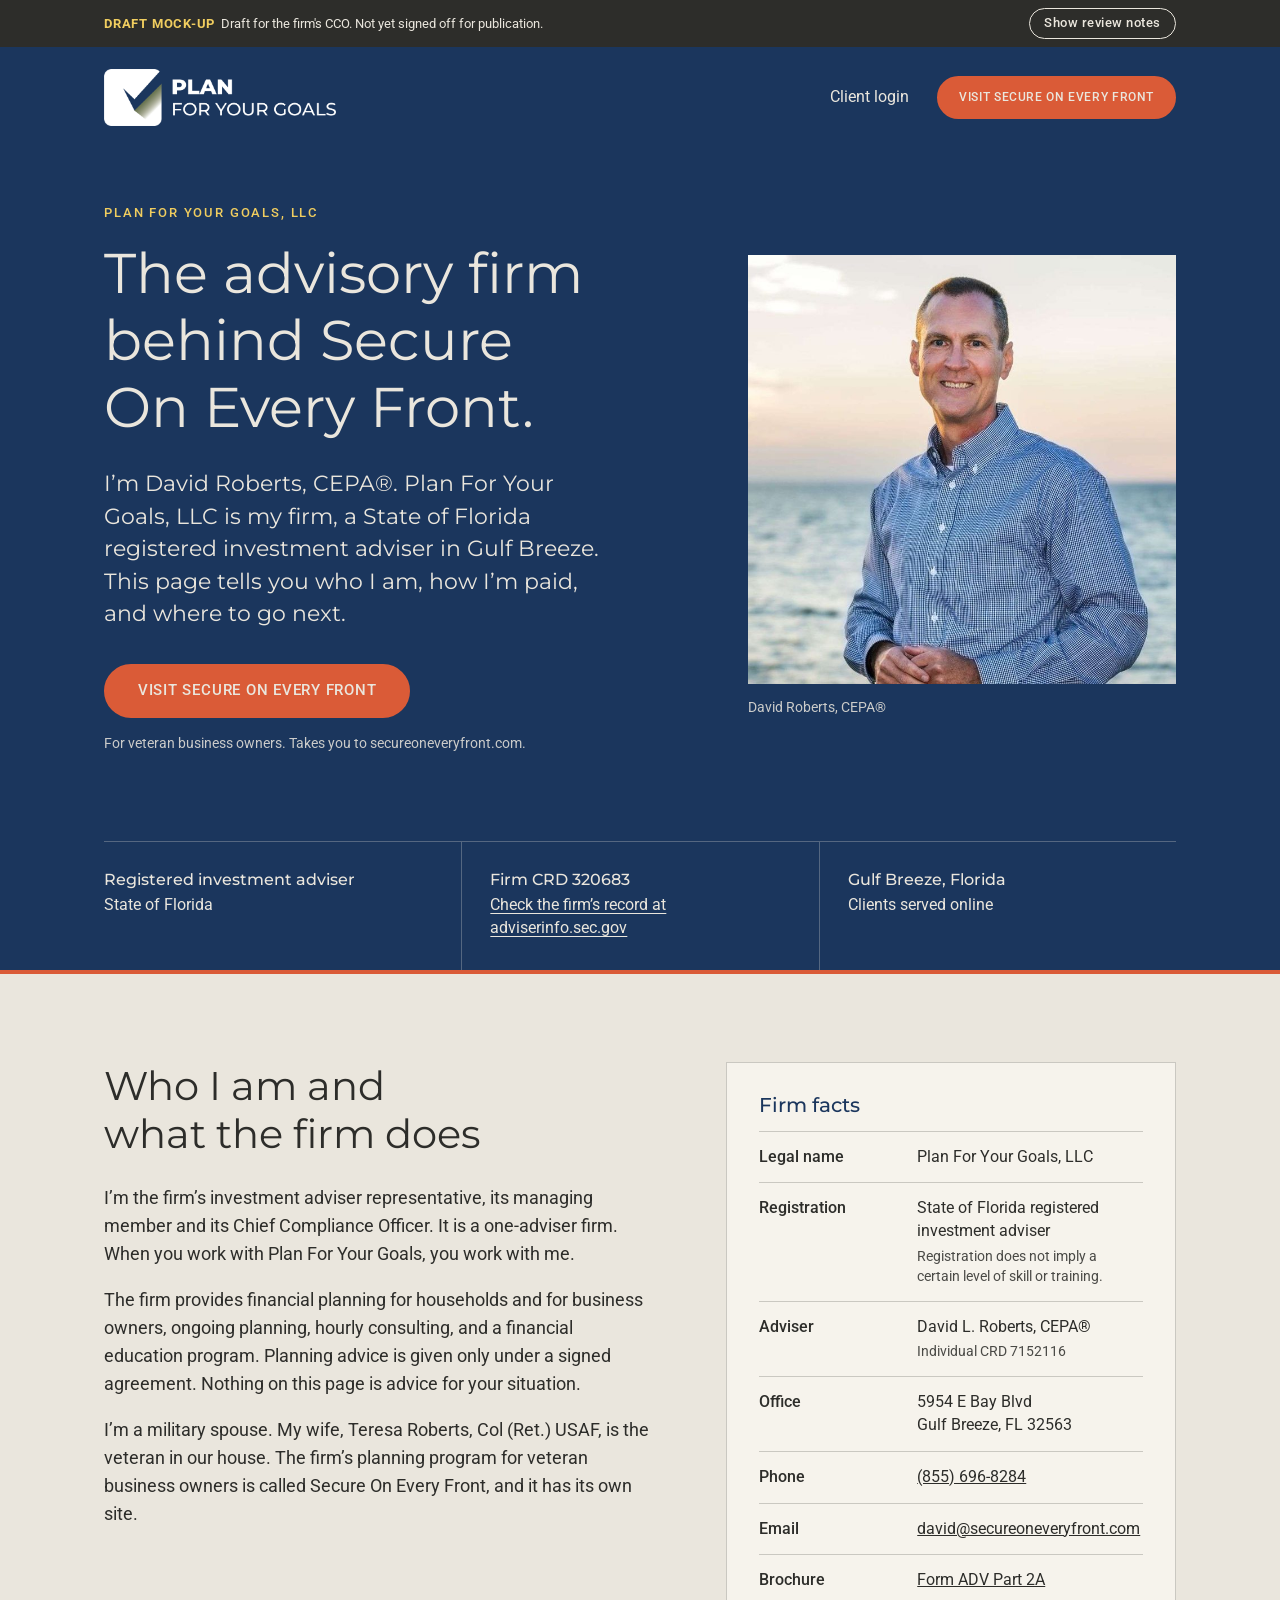
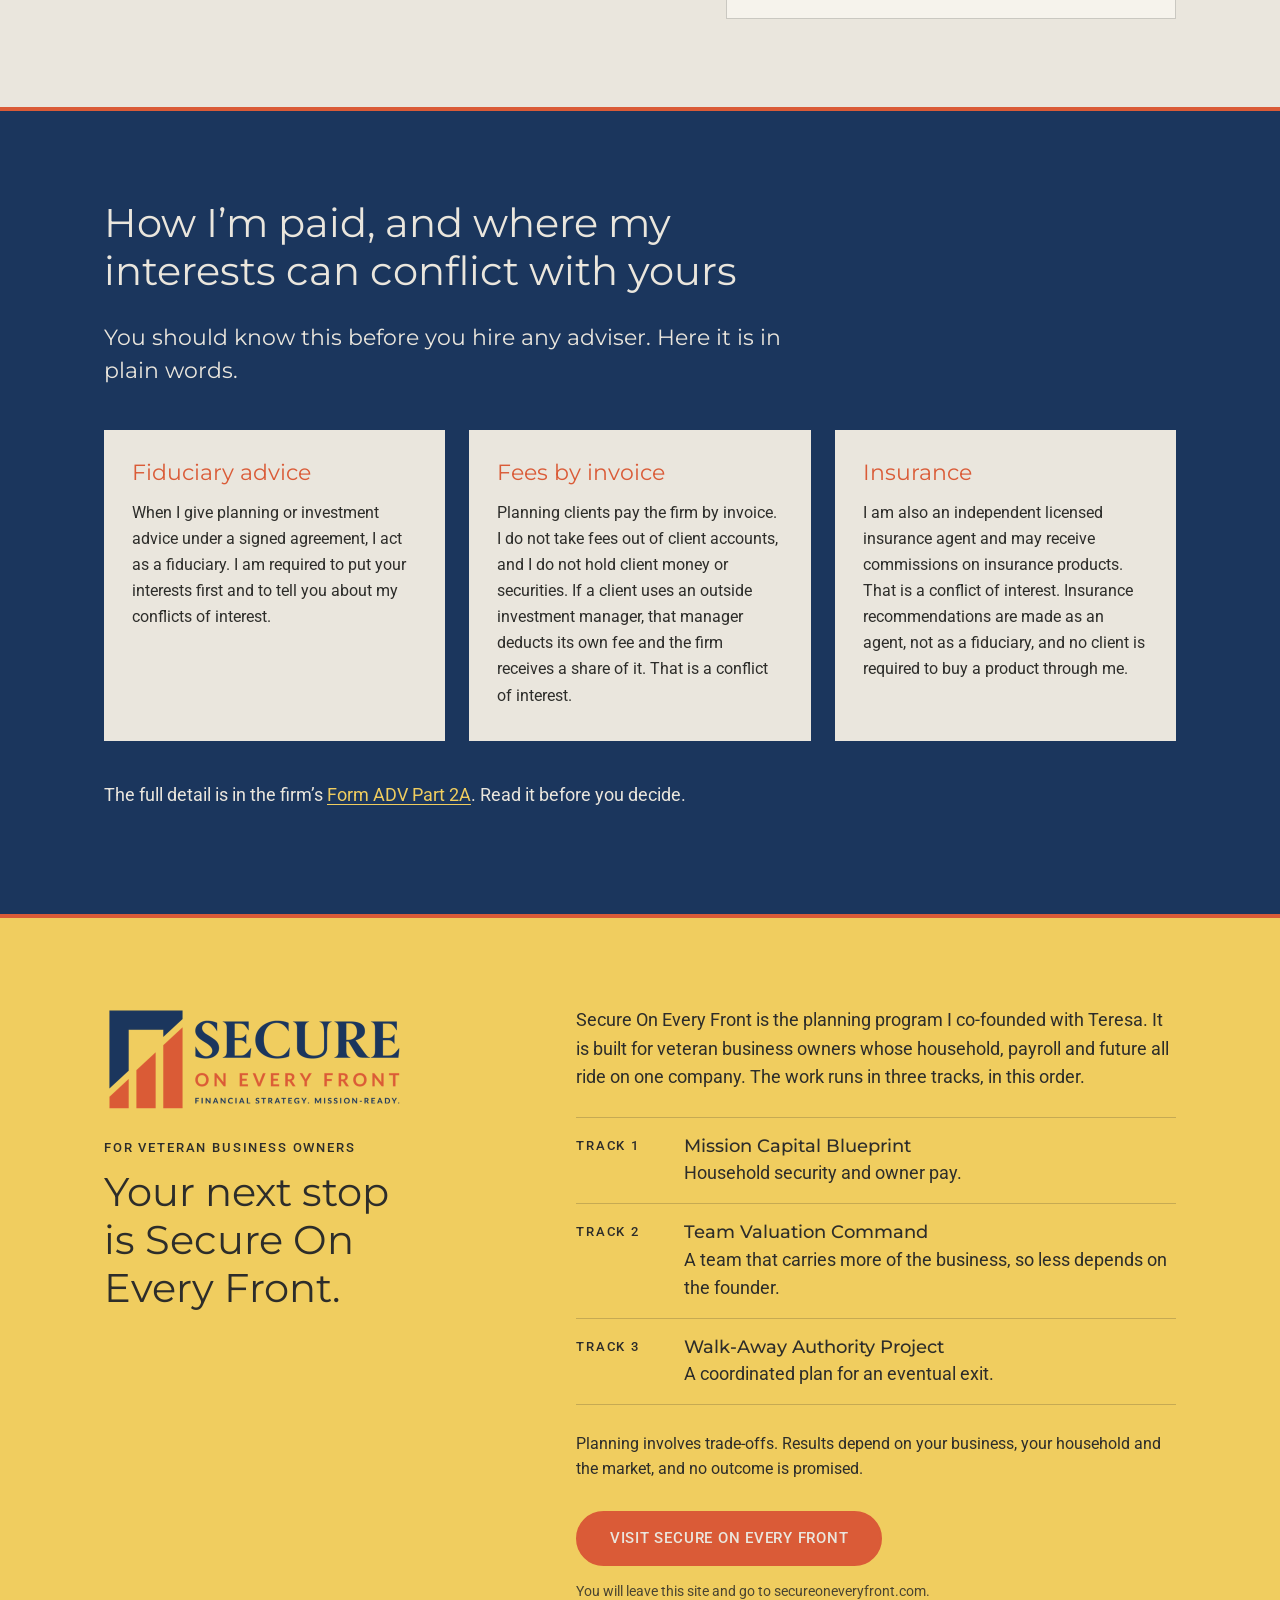
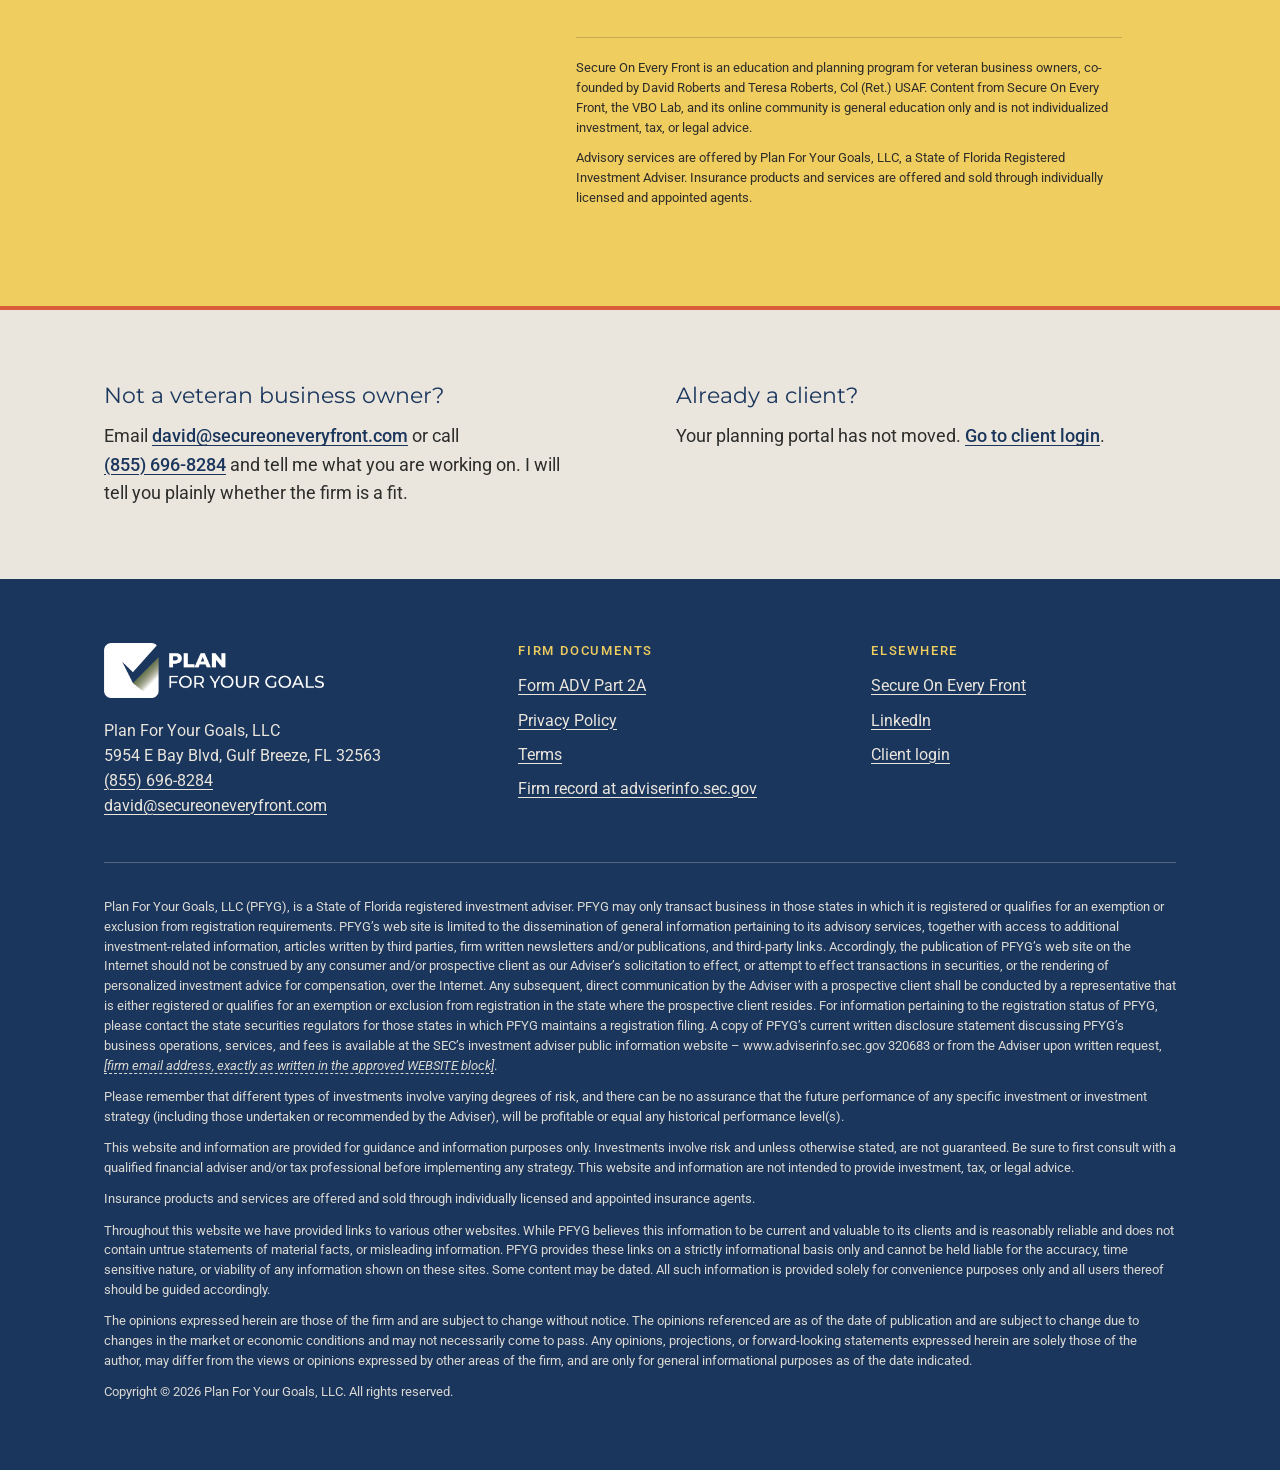
<file: landing-page/planforyourgoals-landing-mockup.html>
<!doctype html>
<html lang="en">
<head>
<meta charset="utf-8">
<meta name="viewport" content="width=device-width, initial-scale=1">
<meta name="robots" content="noindex, nofollow">
<title>Plan For Your Goals, LLC | Fiduciary Financial Planning | Gulf Breeze, FL (DRAFT MOCK-UP)</title>
<meta name="description" content="Plan For Your Goals, LLC is a State of Florida registered investment adviser in Gulf Breeze, FL, and the advisory firm behind Secure On Every Front.">
<link rel="icon" href="[data-uri]">
<link rel="preconnect" href="https://fonts.googleapis.com">
<link rel="preconnect" href="https://fonts.gstatic.com" crossorigin>
<link href="https://fonts.googleapis.com/css2?family=Montserrat:wght@400;500;600&family=Roboto:ital,wght@0,400;0,500;0,700;1,400&display=swap" rel="stylesheet">
<style>
  /* Palette and type read from secureoneveryfront.com on 2026-11-19 */
  :root {
    --navy: #1B365D;
    --cream: #EAE6DD;
    --gold: #F0CD5F;
    --orange: #DA5B37;
    --ink: #2D2D2A;
    --paper: #F6F3EC;
    --line-on-navy: rgba(234, 230, 221, .28);
    --line-on-cream: rgba(45, 45, 42, .22);
    --head: "Montserrat", "Helvetica Neue", Arial, sans-serif;
    --body: "Roboto", "Helvetica Neue", Arial, sans-serif;
  }
  *, *::before, *::after { box-sizing: border-box; }
  html { -webkit-text-size-adjust: 100%; scroll-behavior: smooth; }
  body {
    margin: 0;
    background: var(--cream);
    color: var(--ink);
    font-family: var(--body);
    font-size: 1.1rem;
    line-height: 1.6;
  }
  img { max-width: 100%; height: auto; display: block; }
  a { color: inherit; }
  h1, h2, h3 { font-family: var(--head); font-weight: 400; line-height: 1.2; margin: 0; text-wrap: balance; }
  p { margin: 0 0 1em; }
  p:last-child { margin-bottom: 0; }
  .wrap { max-width: 1120px; margin: 0 auto; padding: 0 24px; }

  /* ---------- Draft bar: part of the mock-up file only, not the page ---------- */
  .draftbar {
    position: sticky; top: 0; z-index: 50;
    background: var(--ink); color: var(--cream);
    font-size: .82rem; line-height: 1.35;
  }
  .draftbar .wrap { display: flex; gap: 12px 20px; align-items: center; justify-content: space-between; flex-wrap: wrap; padding-top: 8px; padding-bottom: 8px; }
  .draftbar strong { color: var(--gold); letter-spacing: .06em; }
  .draftbar button {
    font: 500 .8rem/1 var(--body); letter-spacing: .04em;
    background: transparent; color: var(--cream);
    border: 1px solid var(--cream); border-radius: 300px; padding: 8px 14px; cursor: pointer;
  }
  .draftbar button[aria-pressed="true"] { background: var(--gold); border-color: var(--gold); color: var(--ink); }
  .draftbar button:focus-visible { outline: 2px solid var(--gold); outline-offset: 2px; }

  /* ---------- Review notes (toggle) ---------- */
  .note { display: none; }
  body.notes-on .note {
    display: block; margin: 14px 0 0; padding: 10px 12px;
    background: #FFF7D1; color: var(--ink);
    border-left: 4px solid var(--orange); border-radius: 4px;
    font: 400 .82rem/1.45 var(--body); letter-spacing: 0; text-transform: none; text-align: left;
    max-width: 62ch;
  }
  body.notes-on .note b { font-weight: 700; }
  body.notes-on .flag { outline: 2px dashed var(--orange); outline-offset: 6px; border-radius: 2px; }
  span.flag, a.flag { display: inline-block; }
  a[href^="tel:"] { white-space: nowrap; }
  .placeholder { border-bottom: 1px dashed currentColor; font-style: italic; }

  /* ---------- Buttons ---------- */
  .btn {
    display: inline-block; text-decoration: none; text-align: center;
    font: 500 .95rem/1.2 var(--body); letter-spacing: .05em; text-transform: uppercase;
    background: var(--orange); color: var(--cream);
    border: 2px solid var(--orange); border-radius: 300px;
    padding: 1.05em 2.1em;
    transition: background .15s ease, color .15s ease;
  }
  .btn:hover { background: transparent; color: var(--orange); }
  .on-navy .btn:hover { color: var(--cream); border-color: var(--cream); }
  .btn:focus-visible, a:focus-visible { outline: 3px solid var(--gold); outline-offset: 3px; }
  .btn--small { font-size: .78rem; padding: .95em 1.6em; }
  .cta-sub { font-size: .9rem; margin-top: 14px; opacity: .85; }

  /* ---------- Header ---------- */
  .site-header { background: var(--navy); color: var(--cream); }
  .site-header .wrap { display: flex; align-items: center; justify-content: space-between; gap: 20px; padding-top: 22px; padding-bottom: 22px; }
  .site-header .logo img { width: 232px; }
  .site-header nav { display: flex; align-items: center; gap: 28px; }
  .site-header nav a.text { font-size: .98rem; text-decoration: none; border-bottom: 1px solid transparent; padding-bottom: 2px; }
  .site-header nav a.text:hover { border-bottom-color: var(--cream); }

  /* ---------- Sections ---------- */
  section { padding: 88px 0; }
  .on-navy { background: var(--navy); color: var(--cream); }
  .on-gold { background: var(--gold); color: var(--ink); }
  .rule-top { border-top: 4px solid var(--orange); }
  .rule-bottom { border-bottom: 4px solid var(--orange); }
  .eyebrow { font: 500 .82rem/1.3 var(--body); letter-spacing: .14em; text-transform: uppercase; margin: 0 0 18px; }
  .on-navy .eyebrow { color: var(--gold); }
  h2 { font-size: clamp(1.75rem, 3.2vw, 2.5rem); margin-bottom: 26px; }
  .lead { font-family: var(--head); font-size: clamp(1.15rem, 1.9vw, 1.4rem); line-height: 1.45; text-wrap: pretty; }

  /* Hero */
  .hero { padding: 56px 0 0; }
  .hero-grid { display: grid; grid-template-columns: 1.15fr .85fr; gap: 64px; align-items: center; padding-bottom: 72px; }
  .hero h1 { font-size: clamp(2.2rem, 4.6vw, 3.5rem); margin-bottom: 26px; }
  .hero .lead { margin-bottom: 34px; max-width: 34ch; }
  .hero-photo img { width: 100%; aspect-ratio: 1 / 1; object-fit: cover; }
  .hero-photo figcaption { font-size: .88rem; margin-top: 12px; opacity: .85; }
  .hero-photo { margin: 0; }
  .facts-row { border-top: 1px solid var(--line-on-navy); }
  .facts-row ul { list-style: none; margin: 0; padding: 0; display: grid; grid-template-columns: repeat(3, 1fr); }
  .facts-row li { padding: 26px 28px 30px 0; font-size: .98rem; line-height: 1.45; }
  .facts-row li + li { padding-left: 28px; border-left: 1px solid var(--line-on-navy); }
  .facts-row b { display: block; font: 500 1.02rem/1.35 var(--head); color: var(--cream); margin-bottom: 4px; }
  .facts-row a { text-underline-offset: 3px; }

  /* About */
  .about-grid { display: grid; grid-template-columns: 1.1fr .9fr; gap: 72px; align-items: start; }
  .about-copy p { max-width: 58ch; }
  .factcard { background: var(--paper); border: 1px solid var(--line-on-cream); padding: 30px 32px 12px; }
  .factcard h3 { font-size: 1.25rem; margin-bottom: 14px; color: var(--navy); font-weight: 500; }
  .factcard dl { margin: 0; }
  .factcard .row { display: grid; grid-template-columns: 9.2em 1fr; gap: 14px; padding: 14px 0; border-top: 1px solid var(--line-on-cream); font-size: .98rem; line-height: 1.45; }
  .factcard dt { font-weight: 500; }
  .factcard dd { margin: 0; overflow-wrap: anywhere; }
  .factcard small { display: block; font-size: .86rem; opacity: .85; margin-top: 4px; }

  /* How I'm paid */
  .paid-head { max-width: 780px; margin-bottom: 44px; }
  .cards { display: grid; grid-template-columns: repeat(3, 1fr); gap: 24px; }
  .card { background: var(--cream); color: var(--ink); padding: 30px 28px 32px; }
  .card h3 { color: var(--orange); font-size: 1.35rem; margin-bottom: 14px; }
  .card p { font-size: 1.02rem; }
  .paid-foot { margin-top: 40px; max-width: 70ch; }
  .paid-foot a { color: var(--gold); text-underline-offset: 3px; }

  /* SOEF hand-off */
  .soef-grid { display: grid; grid-template-columns: .8fr 1.2fr; gap: 72px; align-items: start; }
  .soef-brand img { width: 300px; margin-bottom: 28px; }
  .soef-brand .eyebrow { margin-bottom: 12px; }
  .soef-brand h2 { margin-bottom: 0; }
  .tracks { list-style: none; margin: 26px 0 26px; padding: 0; border-bottom: 1px solid var(--line-on-cream); }
  .tracks li { display: grid; grid-template-columns: 5.2em 1fr; gap: 16px; padding: 16px 0; border-top: 1px solid var(--line-on-cream); }
  .tracks .n { font: 500 .82rem/1.9 var(--body); letter-spacing: .14em; text-transform: uppercase; }
  .tracks b { font: 500 1.12rem/1.3 var(--head); display: block; margin-bottom: 2px; }
  .balance { font-size: .98rem; }
  .soef-cta { margin-top: 30px; }
  .blocktext { font-size: .84rem; line-height: 1.5; margin-top: 34px; padding-top: 20px; border-top: 1px solid var(--line-on-cream); max-width: 78ch; }
  .blocktext p { margin-bottom: .7em; }

  /* Everyone else */
  .quiet { padding: 72px 0; }
  .quiet-grid { display: grid; grid-template-columns: 1fr 1fr; gap: 72px; }
  .quiet h3 { font-size: 1.4rem; margin-bottom: 14px; color: var(--navy); }
  .quiet p { max-width: 46ch; }
  .quiet a { color: var(--navy); font-weight: 500; text-underline-offset: 3px; }

  /* Footer */
  .site-footer { background: var(--navy); color: var(--cream); padding: 64px 0 56px; }
  .foot-grid { display: grid; grid-template-columns: 1.2fr 1fr 1fr; gap: 48px; padding-bottom: 44px; border-bottom: 1px solid var(--line-on-navy); }
  .foot-grid img { width: 220px; margin-bottom: 20px; }
  .foot-grid h4 { font: 500 .8rem/1.3 var(--body); letter-spacing: .14em; text-transform: uppercase; color: var(--gold); margin: 0 0 14px; }
  .foot-grid ul { list-style: none; margin: 0; padding: 0; font-size: .98rem; }
  .foot-grid li { margin-bottom: 9px; }
  .foot-grid a { text-underline-offset: 3px; }
  .foot-grid address { font-style: normal; font-size: .98rem; line-height: 1.6; }
  .disclosure { font-size: .8rem; line-height: 1.55; padding-top: 34px; opacity: .92; }
  .disclosure p { margin-bottom: .9em; }

  /* ---------- Responsive ---------- */
  @media (max-width: 900px) {
    section { padding: 64px 0; }
    .hero { padding-top: 36px; }
    .hero-grid, .about-grid, .soef-grid, .quiet-grid { grid-template-columns: 1fr; gap: 40px; }
    .hero-grid { padding-bottom: 48px; }
    .hero-photo { max-width: 420px; }
    .cards { grid-template-columns: 1fr; }
    .foot-grid { grid-template-columns: 1fr; gap: 34px; }
    .facts-row ul { grid-template-columns: 1fr; }
    .facts-row li, .facts-row li + li { padding: 18px 0; border-left: 0; }
    .facts-row li + li { border-top: 1px solid var(--line-on-navy); }
    .hero .lead { max-width: none; }
  }
  @media (max-width: 620px) {
    body { font-size: 1.04rem; }
    .wrap { padding: 0 20px; }
    .site-header .logo img { width: 178px; }
    .site-header nav .btn { display: none; }
    .btn { display: block; width: 100%; padding-left: 1em; padding-right: 1em; }
    .factcard { padding: 24px 20px 8px; }
    .factcard .row { grid-template-columns: 1fr; gap: 2px; }
    .tracks li { grid-template-columns: 1fr; gap: 2px; }
    .soef-brand img { width: 240px; }
  }
  @media (prefers-reduced-motion: reduce) { html { scroll-behavior: auto; } .btn { transition: none; } }
</style>
</head>
<body>

<!-- ============ DRAFT BAR: belongs to this mock-up file only. Do not build in Squarespace. ============ -->
<div class="draftbar" role="region" aria-label="Mock-up status">
  <div class="wrap">
    <span><strong>DRAFT MOCK-UP</strong> &nbsp;Draft for the firm's CCO. Not yet signed off for publication.</span>
    <button type="button" id="notesToggle" aria-pressed="false">Show review notes</button>
  </div>
</div>

<!-- ============ HEADER ============ -->
<header class="site-header on-navy">
  <div class="wrap">
    <a class="logo" href="#top" aria-label="Plan For Your Goals, LLC home"><img src="[data-uri]" alt="Plan For Your Goals" width="720" height="179"></a>
    <nav aria-label="Primary">
      <a class="text" href="https://www.rightcapital.com/login?cobrand=Zi7CXrBhIY5Lisa3u-LbMA&type=client" target="_blank" rel="noopener">Client login</a>
      <a class="btn btn--small" href="https://www.secureoneveryfront.com/?utm_source=planforyourgoals.com&utm_medium=referral&utm_campaign=firm-page&utm_content=header" target="_blank" rel="noopener">Visit Secure On Every Front</a>
    </nav>
  </div>
</header>

<main id="top">

<!-- ============ 1. HERO ============ -->
<section class="hero on-navy rule-bottom">
  <div class="wrap">
    <div class="hero-grid">
      <div>
        <p class="eyebrow">Plan For Your Goals, LLC</p>
        <h1>The advisory firm behind Secure On Every Front.</h1>
        <p class="lead">I&rsquo;m David Roberts, CEPA&reg;. Plan For Your Goals, LLC is my firm, a State of Florida registered investment adviser in Gulf Breeze. This page tells you who I am, how I&rsquo;m paid, and where to go next.</p>
        <a class="btn" href="https://www.secureoneveryfront.com/?utm_source=planforyourgoals.com&utm_medium=referral&utm_campaign=firm-page&utm_content=hero" target="_blank" rel="noopener">Visit Secure On Every Front</a>
        <p class="cta-sub">For veteran business owners. Takes you to secureoneveryfront.com.</p>
        <p class="note"><b>Review note 1.</b> One button on the page, used three times, always to the SOEF home page. Each copy carries its own tracking tag (header, hero, program) so you can see which one gets used.</p>
      </div>
      <figure class="hero-photo">
        <img src="[data-uri]" alt="David Roberts standing on the shore in Gulf Breeze, Florida" width="760" height="760">
        <figcaption>David Roberts, CEPA&reg;</figcaption>
        <p class="note"><b>Review note 2.</b> Photo taken from the current planforyourgoals.com. CEPA&reg; appears only beside your name, never the firm&rsquo;s (decision D55).</p>
      </figure>
    </div>
    <div class="facts-row">
      <ul>
        <li><b>Registered investment adviser</b>State of Florida</li>
        <li><b>Firm CRD 320683</b><a href="https://adviserinfo.sec.gov/firm/summary/320683" target="_blank" rel="noopener">Check the firm&rsquo;s record at adviserinfo.sec.gov</a></li>
        <li><b>Gulf Breeze, Florida</b>Clients served online</li>
      </ul>
    </div>
  </div>
</section>

<!-- ============ 2. ABOUT THE FIRM ============ -->
<section id="firm">
  <div class="wrap about-grid">
    <div class="about-copy">
      <h2>Who I am and what the firm does</h2>
      <p>I&rsquo;m the firm&rsquo;s investment adviser representative, its managing member and its Chief Compliance Officer. It is a one-adviser firm. When you work with Plan For Your Goals, you work with me.</p>
      <p>The firm provides financial planning for households and for business owners, ongoing planning, hourly consulting, and a financial education program. Planning advice is given only under a signed agreement. Nothing on this page is advice for your situation.</p>
      <p>I&rsquo;m a military spouse. My wife, Teresa Roberts, Col (Ret.) USAF, is the veteran in our house. The firm&rsquo;s planning program for veteran business owners is called Secure On Every Front, and it has its own site.</p>
      <p class="note"><b>Review note 3.</b> The services sentence follows Form ADV Part 2A Item 4.B as your firm profile records it (11/5/2026 brochure). No fees are quoted here; the page points to the brochure instead. The military-spouse line is stated outright so no reader assumes you served.</p>
    </div>
    <aside class="factcard" aria-label="Firm facts">
      <h3>Firm facts</h3>
      <dl>
        <div class="row"><dt>Legal name</dt><dd>Plan For Your Goals, LLC</dd></div>
        <div class="row"><dt>Registration</dt><dd>State of Florida registered investment adviser<small>Registration does not imply a certain level of skill or training.</small></dd></div>
        <div class="row"><dt>Adviser</dt><dd>David L. Roberts, CEPA&reg;<small>Individual CRD 7152116</small></dd></div>
        <div class="row"><dt>Office</dt><dd><span class="flag">5954 E Bay Blvd<br>Gulf Breeze, FL 32563</span></dd></div>
        <div class="row"><dt>Phone</dt><dd><a href="tel:+18556968284">(855) 696-8284</a></dd></div>
        <div class="row"><dt>Email</dt><dd><a class="flag" href="mailto:david@secureoneveryfront.com">david@secureoneveryfront.com</a></dd></div>
        <div class="row"><dt>Brochure</dt><dd><a class="flag" href="https://planforyourgoals.link/ADV" target="_blank" rel="noopener">Form ADV Part 2A</a></dd></div>
      </dl>
      <p class="note"><b>Review note 4.</b> Three things to confirm before this goes live. <b>Office:</b> the current site labels this address &ldquo;Branch Office,&rdquo; but the firm has no branch offices on record, so it is shown as the office; confirm it matches the principal office address on Form ADV. <b>Email:</b> this is your standard contact address; the approved footer text names the firm&rsquo;s planforyourgoals.com mailbox for written requests, so that mailbox must keep working after the DNS change. <b>Brochure:</b> confirm the short link serves the 11/5/2026 brochure and does not point at a file stored on the WordPress site.</p>
    </aside>
  </div>
</section>

<!-- ============ 3. HOW I'M PAID ============ -->
<section class="on-navy rule-top rule-bottom" id="paid">
  <div class="wrap">
    <div class="paid-head">
      <h2>How I&rsquo;m paid, and where my interests can conflict with yours</h2>
      <p class="lead">You should know this before you hire any adviser. Here it is in plain words.</p>
    </div>
    <div class="cards">
      <article class="card">
        <h3>Fiduciary advice</h3>
        <p>When I give planning or investment advice under a signed agreement, I act as a fiduciary. I am required to put your interests first and to tell you about my conflicts of interest.</p>
      </article>
      <article class="card">
        <h3>Fees by invoice</h3>
        <p>Planning clients pay the firm by invoice. I do not take fees out of client accounts, and I do not hold client money or securities. If a client uses an outside investment manager, that manager deducts its own fee and the firm receives a share of it. That is a conflict of interest.</p>
      </article>
      <article class="card">
        <h3>Insurance</h3>
        <p>I am also an independent licensed insurance agent and may receive commissions on insurance products. That is a conflict of interest. Insurance recommendations are made as an agent, not as a fiduciary, and no client is required to buy a product through me.</p>
      </article>
    </div>
    <p class="paid-foot">The full detail is in the firm&rsquo;s <a href="https://planforyourgoals.link/ADV" target="_blank" rel="noopener">Form ADV Part 2A</a>. Read it before you decide.</p>
    <p class="note"><b>Review note 5.</b> This section is why the page can say &ldquo;fiduciary&rdquo; without implying &ldquo;fee-only.&rdquo; It restates Form ADV Items 5, 10.C, 10.D and 15 in first person. It is new wording, not an approved block, so it needs your sign-off against the brochure. No insurance product is promoted, so the INSURANCE-CONFLICT block is not required here.</p>
  </div>
</section>

<!-- ============ 4. HAND-OFF TO SECURE ON EVERY FRONT ============ -->
<section class="on-gold rule-bottom" id="soef">
  <div class="wrap soef-grid">
    <div class="soef-brand">
      <img src="[data-uri]" alt="Secure On Every Front" width="600" height="210">
      <p class="eyebrow">For veteran business owners</p>
      <h2>Your next stop is Secure On Every Front.</h2>
    </div>
    <div>
      <p>Secure On Every Front is the planning program I co-founded with Teresa. It is built for veteran business owners whose household, payroll and future all ride on one company. The work runs in three tracks, in this order.</p>
      <ul class="tracks">
        <li><span class="n">Track 1</span><span><b>Mission Capital Blueprint</b>Household security and owner pay.</span></li>
        <li><span class="n">Track 2</span><span><b>Team Valuation Command</b>A team that carries more of the business, so less depends on the founder.</span></li>
        <li><span class="n">Track 3</span><span><b>Walk-Away Authority Project</b>A coordinated plan for an eventual exit.</span></li>
      </ul>
      <p class="balance">Planning involves trade-offs. Results depend on your business, your household and the market, and no outcome is promised.</p>
      <div class="soef-cta">
        <a class="btn" href="https://www.secureoneveryfront.com/?utm_source=planforyourgoals.com&utm_medium=referral&utm_campaign=firm-page&utm_content=program" target="_blank" rel="noopener">Visit Secure On Every Front</a>
        <p class="cta-sub">You will leave this site and go to secureoneveryfront.com.</p>
      </div>
      <div class="blocktext">
        <p>Secure On Every Front is an education and planning program for veteran business owners, co-founded by David Roberts and Teresa Roberts, Col (Ret.) USAF. Content from Secure On Every Front, the VBO Lab, and its online community is general education only and is not individualized investment, tax, or legal advice.</p>
        <p>Advisory services are offered by Plan For Your Goals, LLC, a State of Florida Registered Investment Adviser. Insurance products and services are offered and sold through individually licensed and appointed agents.</p>
      </div>
      <p class="note"><b>Review note 6.</b> The two small paragraphs above are your approved SOEF block, pasted word for word. The track names are yours and unchanged. The page does not use &ldquo;free&rdquo; or &ldquo;no obligation,&rdquo; so the FREE-REVIEW block is not needed here.</p>
    </div>
  </div>
</section>

<!-- ============ 5. EVERYONE ELSE ============ -->
<section class="quiet" id="contact">
  <div class="wrap quiet-grid">
    <div>
      <h3>Not a veteran business owner?</h3>
      <p>Email <a href="mailto:david@secureoneveryfront.com">david@secureoneveryfront.com</a> or call <a href="tel:+18556968284">(855) 696-8284</a> and tell me what you are working on. I will tell you plainly whether the firm is a fit.</p>
    </div>
    <div>
      <h3>Already a client?</h3>
      <p>Your planning portal has not moved. <a href="https://www.rightcapital.com/login?cobrand=Zi7CXrBhIY5Lisa3u-LbMA&type=client" target="_blank" rel="noopener">Go to client login</a>.</p>
    </div>
    <p class="note" style="grid-column: 1 / -1;"><b>Review note 7.</b> This is the quiet side note you chose: plain text links, no second button. The page collects no personal information (no form), so no data-collection notice is needed.</p>
  </div>
</section>

</main>

<!-- ============ FOOTER ============ -->
<footer class="site-footer">
  <div class="wrap">
    <div class="foot-grid">
      <div>
        <img src="[data-uri]" alt="Plan For Your Goals" width="720" height="179">
        <address>
          Plan For Your Goals, LLC<br>
          5954 E Bay Blvd, Gulf Breeze, FL 32563<br>
          <a href="tel:+18556968284">(855) 696-8284</a><br>
          <a href="mailto:david@secureoneveryfront.com">david@secureoneveryfront.com</a>
        </address>
      </div>
      <div>
        <h4>Firm documents</h4>
        <ul>
          <li><a href="https://planforyourgoals.link/ADV" target="_blank" rel="noopener">Form ADV Part 2A</a></li>
          <li><a href="#privacy-policy">Privacy Policy</a></li>
          <li><a href="#terms">Terms</a></li>
          <li><a href="https://adviserinfo.sec.gov/firm/summary/320683" target="_blank" rel="noopener">Firm record at adviserinfo.sec.gov</a></li>
        </ul>
      </div>
      <div>
        <h4>Elsewhere</h4>
        <ul>
          <li><a href="https://www.secureoneveryfront.com/?utm_source=planforyourgoals.com&utm_medium=referral&utm_campaign=firm-page&utm_content=footer" target="_blank" rel="noopener">Secure On Every Front</a></li>
          <li><a href="https://www.linkedin.com/in/david-roberts-planforyourgoals" target="_blank" rel="noopener">LinkedIn</a></li>
          <li><a href="https://www.rightcapital.com/login?cobrand=Zi7CXrBhIY5Lisa3u-LbMA&type=client" target="_blank" rel="noopener">Client login</a></li>
        </ul>
      </div>
    </div>
    <p class="note"><b>Review note 8.</b> Decided by you as CCO on 2026-11-19: the old footer&rsquo;s &ldquo;FINRA BrokerCheck&rdquo; link is replaced with the SEC adviser lookup, because the firm has no broker-dealer affiliation. Privacy Policy and Terms stay as two plain pages at their current addresses. Both still show the old phone number (850) 786-3400, and the Terms page still says &ldquo;Branch Office.&rdquo;</p>

    <div class="disclosure">
      <p>Plan For Your Goals, LLC (PFYG), is a State of Florida registered investment adviser. PFYG may only transact business in those states in which it is registered or qualifies for an exemption or exclusion from registration requirements. PFYG&rsquo;s web site is limited to the dissemination of general information pertaining to its advisory services, together with access to additional investment-related information, articles written by third parties, firm written newsletters and/or publications, and third-party links. Accordingly, the publication of PFYG&rsquo;s web site on the Internet should not be construed by any consumer and/or prospective client as our Adviser&rsquo;s solicitation to effect, or attempt to effect transactions in securities, or the rendering of personalized investment advice for compensation, over the Internet. Any subsequent, direct communication by the Adviser with a prospective client shall be conducted by a representative that is either registered or qualifies for an exemption or exclusion from registration in the state where the prospective client resides. For information pertaining to the registration status of PFYG, please contact the state securities regulators for those states in which PFYG maintains a registration filing. A copy of PFYG&rsquo;s current written disclosure statement discussing PFYG&rsquo;s business operations, services, and fees is available at the SEC&rsquo;s investment adviser public information website &ndash; www.adviserinfo.sec.gov 320683 or from the Adviser upon written request, <span class="placeholder">[firm email address, exactly as written in the approved WEBSITE block]</span>.</p>
      <p>Please remember that different types of investments involve varying degrees of risk, and there can be no assurance that the future performance of any specific investment or investment strategy (including those undertaken or recommended by the Adviser), will be profitable or equal any historical performance level(s).</p>
      <p>This website and information are provided for guidance and information purposes only. Investments involve risk and unless otherwise stated, are not guaranteed. Be sure to first consult with a qualified financial adviser and/or tax professional before implementing any strategy. This website and information are not intended to provide investment, tax, or legal advice.</p>
      <p>Insurance products and services are offered and sold through individually licensed and appointed insurance agents.</p>
      <p>Throughout this website we have provided links to various other websites. While PFYG believes this information to be current and valuable to its clients and is reasonably reliable and does not contain untrue statements of material facts, or misleading information. PFYG provides these links on a strictly informational basis only and cannot be held liable for the accuracy, time sensitive nature, or viability of any information shown on these sites. Some content may be dated. All such information is provided solely for convenience purposes only and all users thereof should be guided accordingly.</p>
      <p>The opinions expressed herein are those of the firm and are subject to change without notice. The opinions referenced are as of the date of publication and are subject to change due to changes in the market or economic conditions and may not necessarily come to pass. Any opinions, projections, or forward-looking statements expressed herein are solely those of the author, may differ from the views or opinions expressed by other areas of the firm, and are only for general informational purposes as of the date indicated.</p>
      <p>Copyright &copy; 2026 Plan For Your Goals, LLC. All rights reserved.</p>
    </div>
    <p class="note"><b>Review note 9.</b> The footer text above is your approved WEBSITE block with the three changes you approved as CCO on 2026-11-19: it opens &ldquo;State of Florida registered investment adviser,&rdquo; the testimonial sentence is removed, and the copyright year is 2026. Nothing else is edited. One spot is a placeholder: the firm email address at the end of the first paragraph, which you paste from your own disclosure file. Record the three changes in your disclosure file and decisions log so the approved text and the page match.</p>
  </div>
</footer>

<script>
  (function () {
    var btn = document.getElementById('notesToggle');
    btn.addEventListener('click', function () {
      var on = document.body.classList.toggle('notes-on');
      btn.setAttribute('aria-pressed', on ? 'true' : 'false');
      btn.textContent = on ? 'Hide review notes' : 'Show review notes';
    });
    if (/[?&#]notes\b/.test(location.search + location.hash)) btn.click();
  })();
</script>
</body>
</html>
</file>
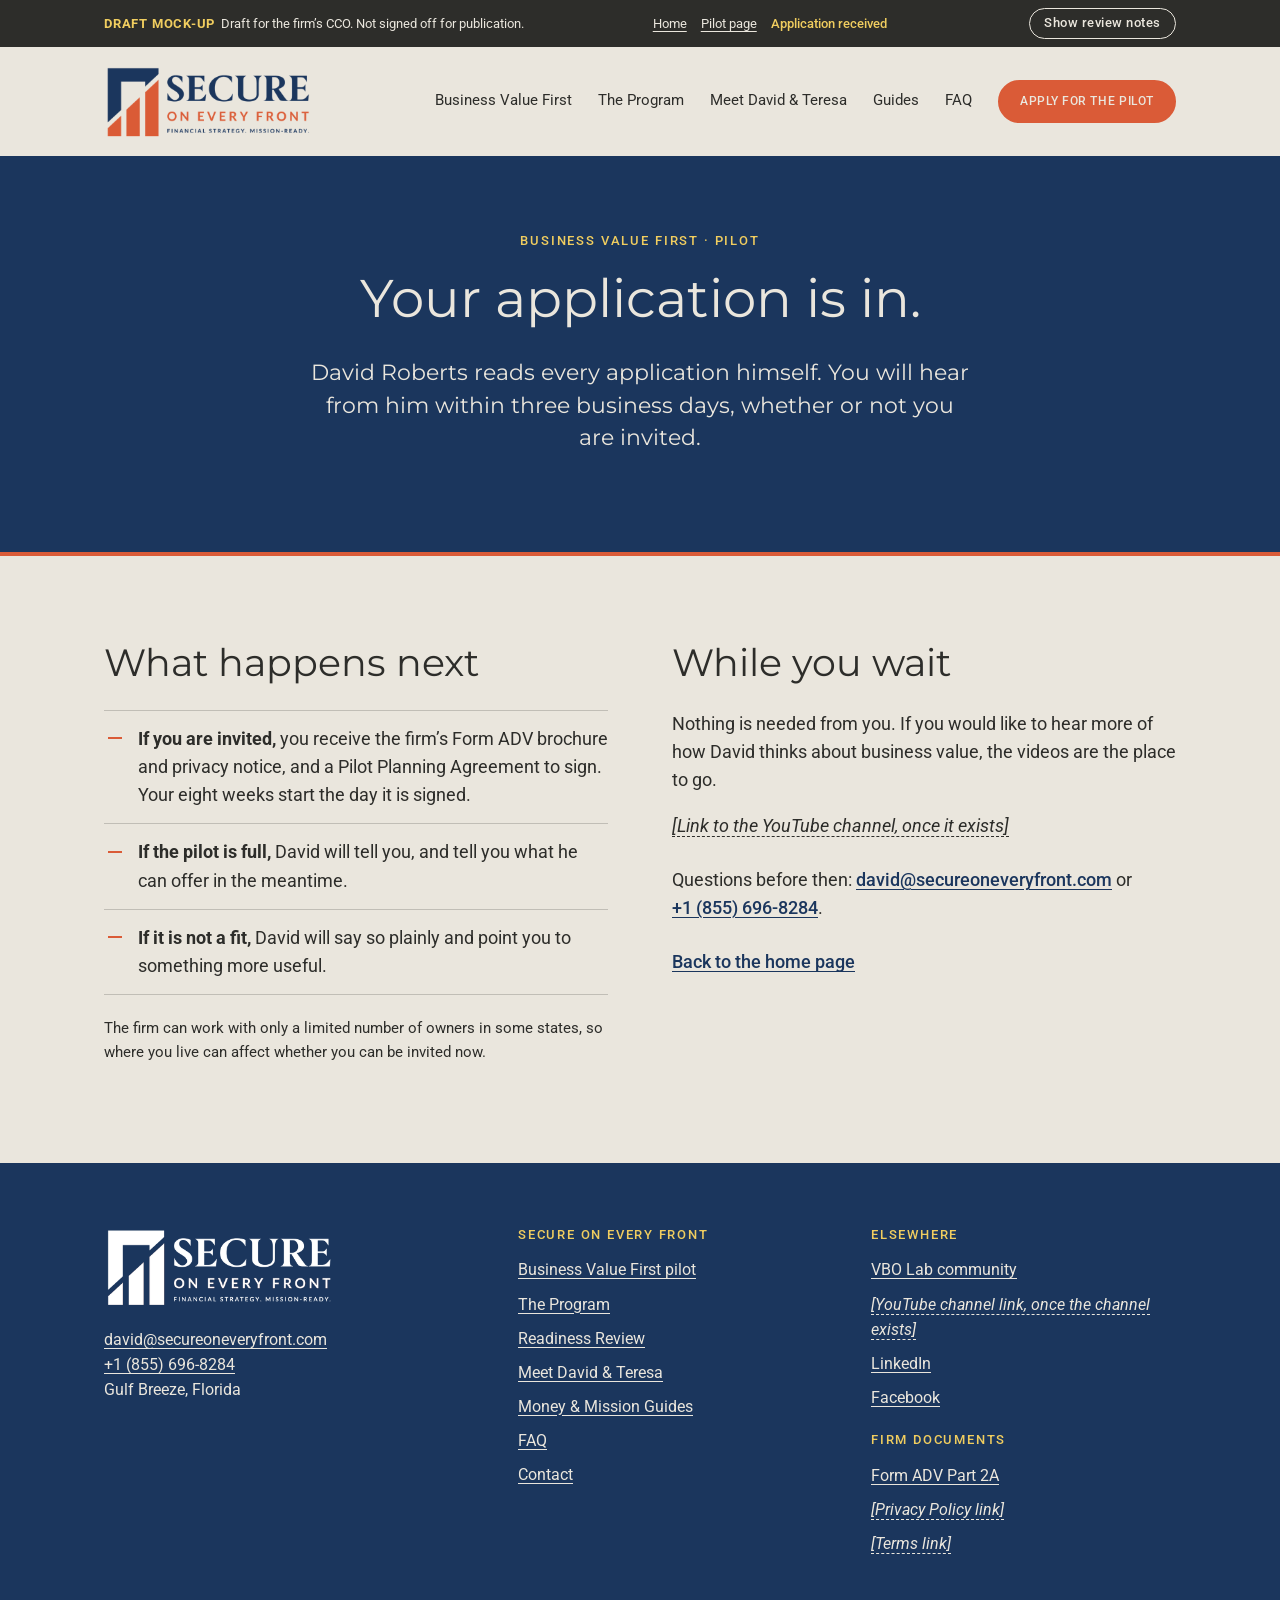
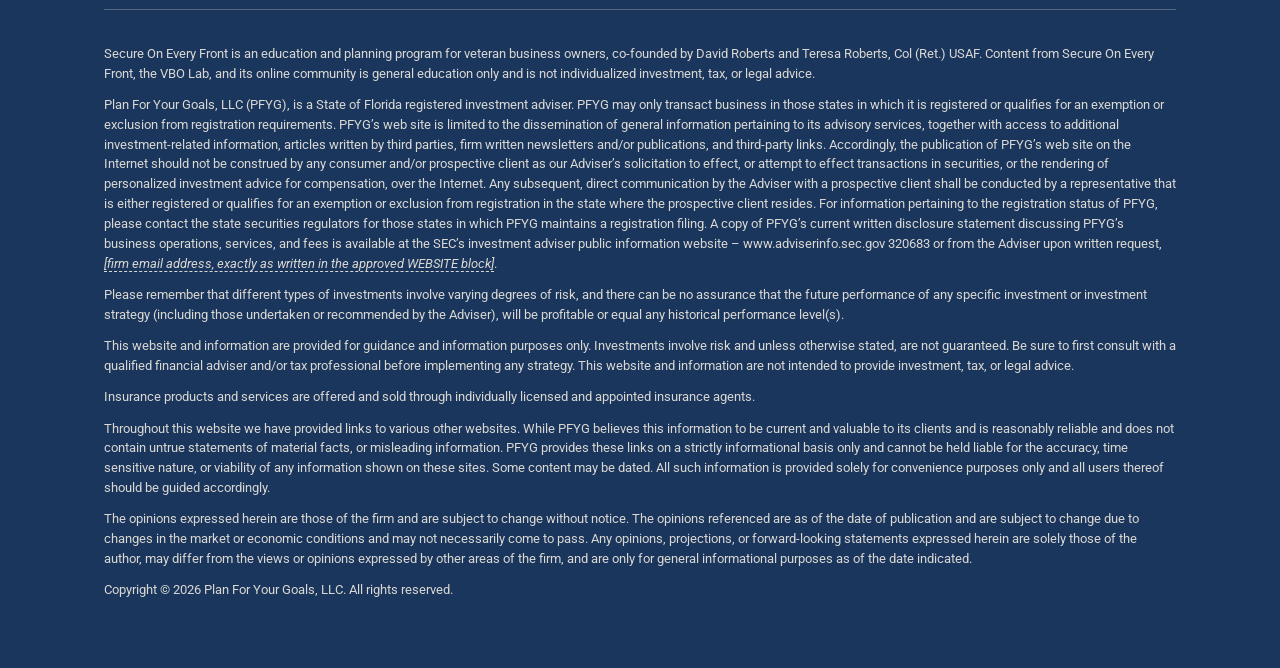
<file: soef-refresh/soef-applied-mockup.html>
<!doctype html>
<html lang="en">
<head>
<meta charset="utf-8">
<meta name="viewport" content="width=device-width, initial-scale=1">
<meta name="robots" content="noindex, nofollow">
<title>Application received | Secure On Every Front (DRAFT MOCK-UP)</title>
<link rel="icon" href="[data-uri]">
<link rel="preconnect" href="https://fonts.googleapis.com">
<link rel="preconnect" href="https://fonts.gstatic.com" crossorigin>
<link href="https://fonts.googleapis.com/css2?family=Montserrat:wght@400;500;600&family=Roboto:ital,wght@0,400;0,500;0,700;1,400&display=swap" rel="stylesheet">
<style>
/* Palette and type read from secureoneveryfront.com on 2026-11-19 */
:root {
  --navy: #1B365D;
  --cream: #EAE6DD;
  --gold: #F0CD5F;
  --orange: #DA5B37;
  --ink: #2D2D2A;
  --paper: #F6F3EC;
  --line-on-navy: rgba(234, 230, 221, .28);
  --line-on-cream: rgba(45, 45, 42, .22);
  --head: "Montserrat", "Helvetica Neue", Arial, sans-serif;
  --body: "Roboto", "Helvetica Neue", Arial, sans-serif;
}
*, *::before, *::after { box-sizing: border-box; }
html { -webkit-text-size-adjust: 100%; scroll-behavior: smooth; }
body { margin: 0; background: var(--cream); color: var(--ink); font-family: var(--body); font-size: 1.1rem; line-height: 1.6; }
img { max-width: 100%; height: auto; display: block; }
a { color: inherit; text-underline-offset: 3px; }
h1, h2, h3, h4 { font-family: var(--head); font-weight: 400; line-height: 1.2; margin: 0; text-wrap: balance; }
p { margin: 0 0 1em; }
p:last-child { margin-bottom: 0; }
ul, ol { margin: 0; padding: 0; }
.wrap { max-width: 1120px; margin: 0 auto; padding: 0 24px; }
.narrow { max-width: 780px; }
.center { text-align: center; margin-left: auto; margin-right: auto; }

/* ---------- Draft bar and review notes: part of the mock-up file only ---------- */
.draftbar { position: sticky; top: 0; z-index: 50; background: var(--ink); color: var(--cream); font-size: .82rem; line-height: 1.35; }
.draftbar .wrap { display: flex; gap: 10px 20px; align-items: center; justify-content: space-between; flex-wrap: wrap; padding-top: 8px; padding-bottom: 8px; }
.draftbar strong { color: var(--gold); letter-spacing: .06em; }
.draftbar .pages a { margin-right: 14px; }
.draftbar .pages a[aria-current="page"] { color: var(--gold); text-decoration: none; font-weight: 500; }
.draftbar button { font: 500 .8rem/1 var(--body); letter-spacing: .04em; background: transparent; color: var(--cream); border: 1px solid var(--cream); border-radius: 300px; padding: 8px 14px; cursor: pointer; }
.draftbar button[aria-pressed="true"] { background: var(--gold); border-color: var(--gold); color: var(--ink); }
.draftbar button:focus-visible { outline: 2px solid var(--gold); outline-offset: 2px; }
.note, .notes-only { display: none; }
body.notes-on .note { display: block; margin: 16px 0 0; padding: 10px 12px; background: #FFF7D1; color: var(--ink); border-left: 4px solid var(--orange); border-radius: 4px; font: 400 .82rem/1.45 var(--body); letter-spacing: 0; text-transform: none; text-align: left; max-width: 68ch; }
body.notes-on .center > .note, body.notes-on .note.mid { margin-left: auto; margin-right: auto; }
body.notes-on .note b { font-weight: 700; }
body.notes-on .notes-only { display: block; }
.placeholder { border-bottom: 1px dashed currentColor; font-style: italic; }

/* ---------- Buttons ---------- */
.btn { display: inline-block; text-decoration: none; text-align: center; font: 500 .95rem/1.2 var(--body); letter-spacing: .05em; text-transform: uppercase; background: var(--orange); color: var(--cream); border: 2px solid var(--orange); border-radius: 300px; padding: 1.05em 2.1em; cursor: pointer; transition: background .15s ease, color .15s ease; }
.btn:hover { background: transparent; color: var(--orange); }
.on-navy .btn:hover { color: var(--cream); border-color: var(--cream); }
.btn:focus-visible, a:focus-visible, summary:focus-visible { outline: 3px solid var(--gold); outline-offset: 3px; }
.on-gold .btn:focus-visible, .on-gold a:focus-visible { outline-color: var(--navy); }
.btn--small { font-size: .78rem; padding: .95em 1.6em; }
.btn--quiet { background: transparent; color: var(--navy); border-color: var(--navy); }
.btn--quiet:hover { background: var(--navy); color: var(--cream); }
.cta-sub { font-size: .92rem; margin-top: 16px; opacity: .9; }
.textlink { color: var(--navy); font-weight: 500; }
.on-navy .textlink { color: var(--gold); }

/* ---------- Header ---------- */
.site-header { background: var(--cream); }
.site-header .wrap { display: flex; align-items: center; justify-content: space-between; gap: 20px; padding-top: 18px; padding-bottom: 18px; }
.site-header .logo img { width: 208px; }
.site-header nav { display: flex; align-items: center; gap: 26px; }
.site-header nav a.text { font-size: .95rem; text-decoration: none; border-bottom: 1px solid transparent; padding-bottom: 2px; white-space: nowrap; }
.site-header nav a.text:hover, .site-header nav a.text[aria-current="page"] { border-bottom-color: var(--ink); }

/* ---------- Sections ---------- */
section { padding: 84px 0; }
.on-navy { background: var(--navy); color: var(--cream); }
.on-gold { background: var(--gold); color: var(--ink); }
.on-paper { background: var(--paper); }
.rule-top { border-top: 4px solid var(--orange); }
.rule-bottom { border-bottom: 4px solid var(--orange); }
.eyebrow { font: 500 .82rem/1.3 var(--body); letter-spacing: .14em; text-transform: uppercase; margin: 0 0 18px; }
.on-navy .eyebrow { color: var(--gold); }
h2 { font-size: clamp(1.7rem, 3.1vw, 2.4rem); margin-bottom: 24px; }
h3 { font-size: 1.3rem; }
.lead { font-family: var(--head); font-size: clamp(1.12rem, 1.8vw, 1.36rem); line-height: 1.5; text-wrap: pretty; }
.sec-head { max-width: 780px; margin-bottom: 44px; }
.sec-head.center { margin-left: auto; margin-right: auto; }

/* Hero */
.hero { padding: 76px 0 0; text-align: center; }
.hero h1 { font-size: clamp(2.1rem, 4.4vw, 3.3rem); max-width: 21ch; margin: 0 auto 26px; }
.hero .lead { max-width: 46ch; margin: 0 auto 34px; }
.hero .cta-sub { margin-bottom: 0; }
.hero-pad { padding-bottom: 64px; }
.facts-row { border-top: 1px solid var(--line-on-navy); text-align: left; }
.facts-row ul { list-style: none; display: grid; grid-template-columns: repeat(3, 1fr); }
.facts-row li { padding: 24px 28px 28px 0; font-size: .98rem; line-height: 1.45; }
.facts-row li + li { padding-left: 28px; border-left: 1px solid var(--line-on-navy); }
.facts-row b { display: block; font: 500 1.05rem/1.35 var(--head); margin-bottom: 4px; }

/* Split hero (home): headline left, photo right */
.hero--split { text-align: left; padding: 64px 0 72px; }
.hero-split { display: grid; grid-template-columns: 1.08fr .92fr; gap: 60px; align-items: center; }
.hero--split h1 { max-width: 15ch; margin: 0 0 24px; font-size: clamp(2.05rem, 4vw, 3.1rem); }
.hero--split .lead { max-width: 36ch; margin: 0 0 32px; }
.hero-photo { margin: 0; position: relative; }
.hero-photo img { width: 100%; aspect-ratio: 1 / 1; object-fit: cover; }
.hero-photo figcaption { position: absolute; left: 0; right: 0; bottom: 0; padding: 0 22px 20px; font-size: .9rem; line-height: 1.4; }
.hero-photo figcaption b { display: block; font: 500 1.02rem/1.35 var(--head); margin-bottom: 2px; }

/* Stakes: three questions */
.stakes { list-style: none; display: grid; grid-template-columns: repeat(3, 1fr); gap: 36px; }
.stakes li { border-top: 4px solid var(--orange); padding-top: 22px; }
.stakes h3 { font-size: 1.5rem; color: var(--navy); margin-bottom: 14px; }
.stakes p { font-size: 1.04rem; }

/* Gold call-to-action band */
.band { padding: 52px 0; text-align: center; }
.band .lead { max-width: 34ch; margin: 0 auto 24px; }

/* Two columns */
.two { display: grid; grid-template-columns: 1fr 1fr; gap: 64px; align-items: start; }
.two.wide-left { grid-template-columns: 1.15fr .85fr; }
.copy p { max-width: 60ch; }

/* Check lists */
.ticks { list-style: none; }
.ticks li { position: relative; padding: 14px 0 14px 34px; border-top: 1px solid var(--line-on-cream); }
.ticks li:last-child { border-bottom: 1px solid var(--line-on-cream); }
.ticks li::before { content: ""; position: absolute; left: 4px; top: 1.5em; width: 14px; height: 2px; background: var(--orange); }
.on-navy .ticks li { border-color: var(--line-on-navy); }
.pains { list-style: none; display: grid; grid-template-columns: 1fr 1fr; gap: 0 56px; max-width: 880px; margin: 0 auto; }
.pains li { padding: 22px 4px; border-bottom: 1px solid var(--line-on-cream); font-weight: 500; }

/* Sample briefing */
.sample { margin: 0 auto; max-width: 880px; }
.sample + .sample { margin-top: 40px; }
.sample-tag { display: flex; justify-content: space-between; align-items: baseline; gap: 12px; flex-wrap: wrap; background: var(--navy); color: var(--cream); padding: 10px 16px; font-size: .86rem; }
.sample-tag b { font: 600 .84rem/1.3 var(--body); letter-spacing: .16em; color: var(--gold); }
.sample-page { border: 1px solid var(--line-on-cream); border-top: 0; background: #fff; }
.sample-page img { width: 100%; }
.sample figcaption { font-size: .9rem; margin-top: 12px; }
.inside { list-style: none; display: grid; grid-template-columns: repeat(4, 1fr); gap: 20px; margin-bottom: 48px; }
.inside li { border-top: 3px solid var(--orange); padding-top: 14px; font-size: 1rem; line-height: 1.45; }
.inside b { display: block; font: 500 1.08rem/1.3 var(--head); color: var(--navy); margin-bottom: 6px; }
.video-slot { border: 2px dashed var(--orange); padding: 34px 24px; text-align: center; font-size: .92rem; max-width: 880px; margin: 0 auto 40px; background: #FFF7D1; }

/* Steps */
.steps { list-style: none; display: grid; grid-template-columns: repeat(4, 1fr); gap: 22px; counter-reset: s; }
.steps.three { grid-template-columns: repeat(3, 1fr); }
.steps li { counter-increment: s; background: var(--cream); color: var(--ink); padding: 26px 24px 28px; font-size: 1rem; line-height: 1.5; }
.steps li::before { content: counter(s); display: block; font: 500 1.9rem/1 var(--head); color: var(--orange); margin-bottom: 14px; }
.steps b { display: block; font: 500 1.14rem/1.3 var(--head); color: var(--navy); margin-bottom: 8px; }
.after-steps { margin-top: 34px; max-width: 74ch; }

/* Is / is not */
.isnot h3 { color: var(--navy); font-weight: 500; margin-bottom: 14px; }
.terms { margin-top: 56px; padding-top: 40px; border-top: 1px solid var(--line-on-cream); }
.terms h3 { color: var(--navy); font-weight: 500; margin-bottom: 12px; }
.terms .two { gap: 40px 64px; }
.blocktext { font-size: .84rem; line-height: 1.5; margin-top: 34px; padding-top: 20px; border-top: 1px solid var(--line-on-cream); max-width: 86ch; }
.on-navy .blocktext { border-top-color: var(--line-on-navy); }
.blocktext p { margin-bottom: .7em; }
.blocktext--body { font-size: 1rem; line-height: 1.55; }

/* People */
.person { display: grid; grid-template-columns: 200px 1fr; gap: 32px; align-items: start; }
.person img { width: 200px; height: 200px; object-fit: cover; object-position: 50% 20%; }
.person h3 { color: var(--navy); font-weight: 500; margin-bottom: 4px; }
.person .role { font-size: .95rem; margin-bottom: 14px; }
.people { display: grid; grid-template-columns: 1fr 1fr; gap: 56px; }
.people .person { grid-template-columns: 132px 1fr; gap: 24px; }
.people .person img { width: 132px; height: 132px; }
.small { font-size: .92rem; }

/* Tracks */
.tracks { list-style: none; display: grid; grid-template-columns: repeat(3, 1fr); gap: 28px; }
.tracks li { background: var(--paper); border: 1px solid var(--line-on-cream); padding: 26px 24px 28px; text-align: center; font-size: 1rem; line-height: 1.5; }
.tracks img { width: 120px; margin: 0 auto 16px; }
.tracks .n { font: 500 .78rem/1.4 var(--body); letter-spacing: .14em; text-transform: uppercase; color: var(--orange); display: block; margin-bottom: 4px; }
.tracks b { display: block; font: 500 1.16rem/1.3 var(--head); color: var(--navy); margin-bottom: 8px; }

/* Form */
.apply-grid { display: grid; grid-template-columns: .8fr 1.2fr; gap: 64px; align-items: start; }
form.apply { background: var(--cream); color: var(--ink); padding: 34px 32px 36px; }
.field { margin-bottom: 20px; }
.field label, .field legend { display: block; font: 500 .95rem/1.35 var(--body); margin-bottom: 6px; padding: 0; }
.field .hint { display: block; font-size: .86rem; line-height: 1.4; margin-top: 6px; }
.field input[type="text"], .field input[type="email"], .field input[type="tel"], .field select, .field textarea { width: 100%; font: 400 1rem/1.4 var(--body); color: var(--ink); background: #fff; border: 1px solid #8C8A84; border-radius: 4px; padding: 12px 12px; }
.field textarea { min-height: 96px; resize: vertical; }
.field input:focus-visible, .field select:focus-visible, .field textarea:focus-visible { outline: 3px solid var(--navy); outline-offset: 1px; }
.field fieldset { border: 0; margin: 0; padding: 0; }
.radios { display: flex; gap: 22px; flex-wrap: wrap; }
.radios label { display: inline-flex; align-items: center; gap: 8px; font-weight: 400; margin: 0; }
.field-row { display: grid; grid-template-columns: 1fr 1fr; gap: 20px; }
.req { color: #A8401F; }
.form-foot { font-size: .86rem; line-height: 1.5; margin-top: 18px; }

/* Questions */
.qa { max-width: 860px; margin: 0 auto; }
.qa details { border-top: 1px solid var(--line-on-cream); }
.qa details:last-child { border-bottom: 1px solid var(--line-on-cream); }
.qa summary { cursor: pointer; padding: 20px 36px 20px 0; font: 500 1.12rem/1.35 var(--head); color: var(--navy); list-style: none; position: relative; }
.qa summary::-webkit-details-marker { display: none; }
.qa summary::after { content: "+"; position: absolute; right: 4px; top: 16px; font: 400 1.5rem/1 var(--body); color: var(--orange); }
.qa details[open] summary::after { content: "\2212"; }
.qa details p { max-width: 68ch; }
.qa details > div { padding: 0 0 24px; }

/* Second on-ramp */
.quiet { padding: 60px 0; }
.quiet .two { align-items: center; }
.quiet h3 { color: var(--navy); font-weight: 500; font-size: 1.45rem; margin-bottom: 12px; }
.quiet img { max-width: 420px; width: 100%; }

/* Footer */
.site-footer { background: var(--navy); color: var(--cream); padding: 64px 0 56px; }
.foot-grid { display: grid; grid-template-columns: 1.2fr 1fr 1fr; gap: 48px; padding-bottom: 44px; border-bottom: 1px solid var(--line-on-navy); }
.foot-grid img { width: 230px; margin-bottom: 20px; }
.foot-grid h4 { font: 500 .8rem/1.3 var(--body); letter-spacing: .14em; text-transform: uppercase; color: var(--gold); margin: 0 0 14px; }
.foot-grid ul { list-style: none; font-size: .98rem; }
.foot-grid li { margin-bottom: 9px; }
.foot-grid address { font-style: normal; font-size: .98rem; line-height: 1.6; }
a[href^="tel:"] { white-space: nowrap; }
.disclosure { font-size: .8rem; line-height: 1.55; padding-top: 34px; opacity: .92; }
.disclosure p { margin-bottom: .9em; }

/* ---------- Responsive ---------- */
@media (max-width: 1040px) {
  .site-header nav a.text { display: none; }
}
@media (max-width: 900px) {
  section { padding: 60px 0; }
  .hero { padding-top: 52px; }
  .two, .two.wide-left, .apply-grid, .people { grid-template-columns: 1fr; gap: 40px; }
  .hero-split { grid-template-columns: 1fr; gap: 40px; }
  .hero--split { padding: 48px 0 56px; }
  .hero--split h1, .hero--split .lead { max-width: none; }
  .hero-photo { max-width: 520px; }
  .stakes { grid-template-columns: 1fr; gap: 30px; }
  .steps, .steps.three, .inside { grid-template-columns: 1fr 1fr; }
  .tracks { grid-template-columns: 1fr; }
  .foot-grid { grid-template-columns: 1fr; gap: 34px; }
  .facts-row ul { grid-template-columns: 1fr; }
  .facts-row li, .facts-row li + li { padding: 16px 0; border-left: 0; }
  .facts-row li + li { border-top: 1px solid var(--line-on-navy); }
  .pains { grid-template-columns: 1fr; }
}
@media (max-width: 620px) {
  body { font-size: 1.04rem; }
  .wrap { padding: 0 20px; }
  .site-header .logo img { width: 160px; }
  .site-header nav .btn { font-size: .7rem; padding: .9em 1.2em; }
  .btn { display: block; width: 100%; padding-left: 1em; padding-right: 1em; }
  .site-header nav .btn { display: inline-block; width: auto; }
  .steps, .steps.three, .inside { grid-template-columns: 1fr; }
  .person, .people .person { grid-template-columns: 1fr; gap: 16px; }
  .field-row { grid-template-columns: 1fr; gap: 0; }
  form.apply { padding: 26px 20px 28px; }
  .sample-tag { font-size: .8rem; }
}
@media (prefers-reduced-motion: reduce) { html { scroll-behavior: auto; } .btn { transition: none; } }

</style>
</head>
<body>

<!-- ============ DRAFT BAR: belongs to this mock-up file only. Do not build in Squarespace. ============ -->
<div class="draftbar" role="region" aria-label="Mock-up status">
  <div class="wrap">
    <span><strong>DRAFT MOCK-UP</strong> &nbsp;Draft for the firm&rsquo;s CCO. Not signed off for publication.</span>
    <span class="pages"><a href="soef-home-mockup.html">Home</a><a href="soef-pilot-mockup.html">Pilot page</a><a href="soef-applied-mockup.html" aria-current="page">Application received</a></span>
    <button type="button" id="notesToggle" aria-pressed="false">Show review notes</button>
  </div>
</div>

<!-- ============ HEADER ============ -->
<header class="site-header">
  <div class="wrap">
    <a class="logo" href="soef-home-mockup.html" aria-label="Secure On Every Front home"><img src="[data-uri]" alt="Secure On Every Front" width="600" height="210"></a>
    <nav aria-label="Primary">
      <a class="text" href="soef-pilot-mockup.html">Business Value First</a>
      <a class="text" href="#program-note">The Program</a>
      <a class="text" href="https://www.secureoneveryfront.com/david-teresa">Meet David &amp; Teresa</a>
      <a class="text" href="https://www.secureoneveryfront.com/guides">Guides</a>
      <a class="text" href="https://www.secureoneveryfront.com/faq">FAQ</a>
      <a class="btn btn--small" href="soef-pilot-mockup.html#apply">Apply for the pilot</a>
    </nav>
  </div>
</header>

<main id="top">

<section class="hero on-navy rule-bottom">
  <div class="wrap">
    <div class="hero-pad">
      <p class="eyebrow">Business Value First &middot; Pilot</p>
      <h1>Your application is in.</h1>
      <p class="lead">David Roberts reads every application himself. You will hear from him within three business days, whether or not you are invited.</p>
      <p class="note mid"><b>Review note 1.</b> Not in the navigation; owners reach this page only by sending the form. Three business days is your answer of 2026-11-20.</p>
    </div>
  </div>
</section>

<section>
  <div class="wrap two">
    <div>
      <h2>What happens next</h2>
      <ul class="ticks">
        <li><b>If you are invited,</b> you receive the firm&rsquo;s Form ADV brochure and privacy notice, and a Pilot Planning Agreement to sign. Your eight weeks start the day it is signed.</li>
        <li><b>If the pilot is full,</b> David will tell you, and tell you what he can offer in the meantime.</li>
        <li><b>If it is not a fit,</b> David will say so plainly and point you to something more useful.</li>
      </ul>
      <p class="small" style="margin-top:22px">The firm can work with only a limited number of owners in some states, so where you live can affect whether you can be invited now.</p>
      <p class="note"><b>Review note 2.</b> This page does not send the applicant to the Readiness Review. The app&rsquo;s first step is its own Readiness Review, so an invited owner who had just taken the public one would likely answer the same questions twice. The Readiness Review and VBO Lab belong in the reply you send to owners who are not invited.</p>
    </div>
    <div>
      <h2>While you wait</h2>
      <p>Nothing is needed from you. If you would like to hear more of how David thinks about business value, the videos are the place to go.</p>
      <p><span class="placeholder">[Link to the YouTube channel, once it exists]</span></p>
      <p style="margin-top:26px">Questions before then: <a class="textlink" href="mailto:david@secureoneveryfront.com">david@secureoneveryfront.com</a> or <a class="textlink" href="tel:+18556968284">+1 (855) 696-8284</a>.</p>
      <p style="margin-top:26px"><a class="textlink" href="soef-home-mockup.html">Back to the home page</a></p>
    </div>
  </div>
</section>

</main>

<!-- ============ FOOTER ============ -->
<footer class="site-footer">
  <div class="wrap">
    <div class="foot-grid">
      <div>
        <img src="[data-uri]" alt="Secure On Every Front" width="750" height="262">
        <address>
          <a href="mailto:david@secureoneveryfront.com">david@secureoneveryfront.com</a><br>
          <a href="tel:+18556968284">+1 (855) 696-8284</a><br>
          Gulf Breeze, Florida
        </address>
      </div>
      <div>
        <h4>Secure On Every Front</h4>
        <ul>
          <li><a href="soef-pilot-mockup.html">Business Value First pilot</a></li>
          <li><a href="#program-note">The Program</a></li>
          <li><a href="https://www.secureoneveryfront.com/review">Readiness Review</a></li>
          <li><a href="https://www.secureoneveryfront.com/david-teresa">Meet David &amp; Teresa</a></li>
          <li><a href="https://www.secureoneveryfront.com/guides">Money &amp; Mission Guides</a></li>
          <li><a href="https://www.secureoneveryfront.com/faq">FAQ</a></li>
          <li><a href="https://www.secureoneveryfront.com/contact">Contact</a></li>
        </ul>
      </div>
      <div>
        <h4>Elsewhere</h4>
        <ul>
          <li><a href="https://planforyourgoals.link/VBOlab">VBO Lab community</a></li>
          <li><span class="placeholder">[YouTube channel link, once the channel exists]</span></li>
          <li><a href="https://www.linkedin.com/in/david-roberts-planforyourgoals/">LinkedIn</a></li>
          <li><a href="https://www.facebook.com/VeteranBusinessOwnerLab/">Facebook</a></li>
        </ul>
        <h4 style="margin-top:22px">Firm documents</h4>
        <ul>
          <li><a href="https://planforyourgoals.link/ADV">Form ADV Part 2A</a></li>
          <li><span class="placeholder">[Privacy Policy link]</span></li>
          <li><span class="placeholder">[Terms link]</span></li>
        </ul>
      </div>
    </div>
    <p class="note"><b>Footer note.</b> New here: the VBO Lab link, the YouTube slot, the Privacy Policy and Terms links (none was found on the live pages), and the david@ address in place of support@. Instagram is on the live footer and can stay; it is left out here only to keep the list short.</p>

    <div class="disclosure">
      <p>Secure On Every Front is an education and planning program for veteran business owners, co-founded by David Roberts and Teresa Roberts, Col (Ret.) USAF. Content from Secure On Every Front, the VBO Lab, and its online community is general education only and is not individualized investment, tax, or legal advice.</p>
      <p>Plan For Your Goals, LLC (PFYG), is a State of Florida registered investment adviser. PFYG may only transact business in those states in which it is registered or qualifies for an exemption or exclusion from registration requirements. PFYG&rsquo;s web site is limited to the dissemination of general information pertaining to its advisory services, together with access to additional investment-related information, articles written by third parties, firm written newsletters and/or publications, and third-party links. Accordingly, the publication of PFYG&rsquo;s web site on the Internet should not be construed by any consumer and/or prospective client as our Adviser&rsquo;s solicitation to effect, or attempt to effect transactions in securities, or the rendering of personalized investment advice for compensation, over the Internet. Any subsequent, direct communication by the Adviser with a prospective client shall be conducted by a representative that is either registered or qualifies for an exemption or exclusion from registration in the state where the prospective client resides. For information pertaining to the registration status of PFYG, please contact the state securities regulators for those states in which PFYG maintains a registration filing. A copy of PFYG&rsquo;s current written disclosure statement discussing PFYG&rsquo;s business operations, services, and fees is available at the SEC&rsquo;s investment adviser public information website &ndash; www.adviserinfo.sec.gov 320683 or from the Adviser upon written request, <span class="placeholder">[firm email address, exactly as written in the approved WEBSITE block]</span>.</p>
      <p>Please remember that different types of investments involve varying degrees of risk, and there can be no assurance that the future performance of any specific investment or investment strategy (including those undertaken or recommended by the Adviser), will be profitable or equal any historical performance level(s).</p>
      <p>This website and information are provided for guidance and information purposes only. Investments involve risk and unless otherwise stated, are not guaranteed. Be sure to first consult with a qualified financial adviser and/or tax professional before implementing any strategy. This website and information are not intended to provide investment, tax, or legal advice.</p>
      <p>Insurance products and services are offered and sold through individually licensed and appointed insurance agents.</p>
      <p>Throughout this website we have provided links to various other websites. While PFYG believes this information to be current and valuable to its clients and is reasonably reliable and does not contain untrue statements of material facts, or misleading information. PFYG provides these links on a strictly informational basis only and cannot be held liable for the accuracy, time sensitive nature, or viability of any information shown on these sites. Some content may be dated. All such information is provided solely for convenience purposes only and all users thereof should be guided accordingly.</p>
      <p>The opinions expressed herein are those of the firm and are subject to change without notice. The opinions referenced are as of the date of publication and are subject to change due to changes in the market or economic conditions and may not necessarily come to pass. Any opinions, projections, or forward-looking statements expressed herein are solely those of the author, may differ from the views or opinions expressed by other areas of the firm, and are only for general informational purposes as of the date indicated.</p>
      <p>Copyright &copy; 2026 Plan For Your Goals, LLC. All rights reserved.</p>
    </div>
    <p class="note"><b>Disclosure note.</b> First paragraph: your SOEF block, first paragraph, word for word. The rest: your WEBSITE block as amended on 2026-11-19 for planforyourgoals.com, which you decided on 2026-11-20 to use on this site too. The firm email inside it is left as a marked placeholder; paste the block from your own disclosure file when you build.</p>
  </div>
</footer>

<script>
  (function () {
    var btn = document.getElementById('notesToggle');
    btn.addEventListener('click', function () {
      var on = document.body.classList.toggle('notes-on');
      btn.setAttribute('aria-pressed', on ? 'true' : 'false');
      btn.textContent = on ? 'Hide review notes' : 'Show review notes';
    });
    if (/[?&#]notes\b/.test(location.search + location.hash)) btn.click();
  })();
</script>
</body>
</html>
</file>
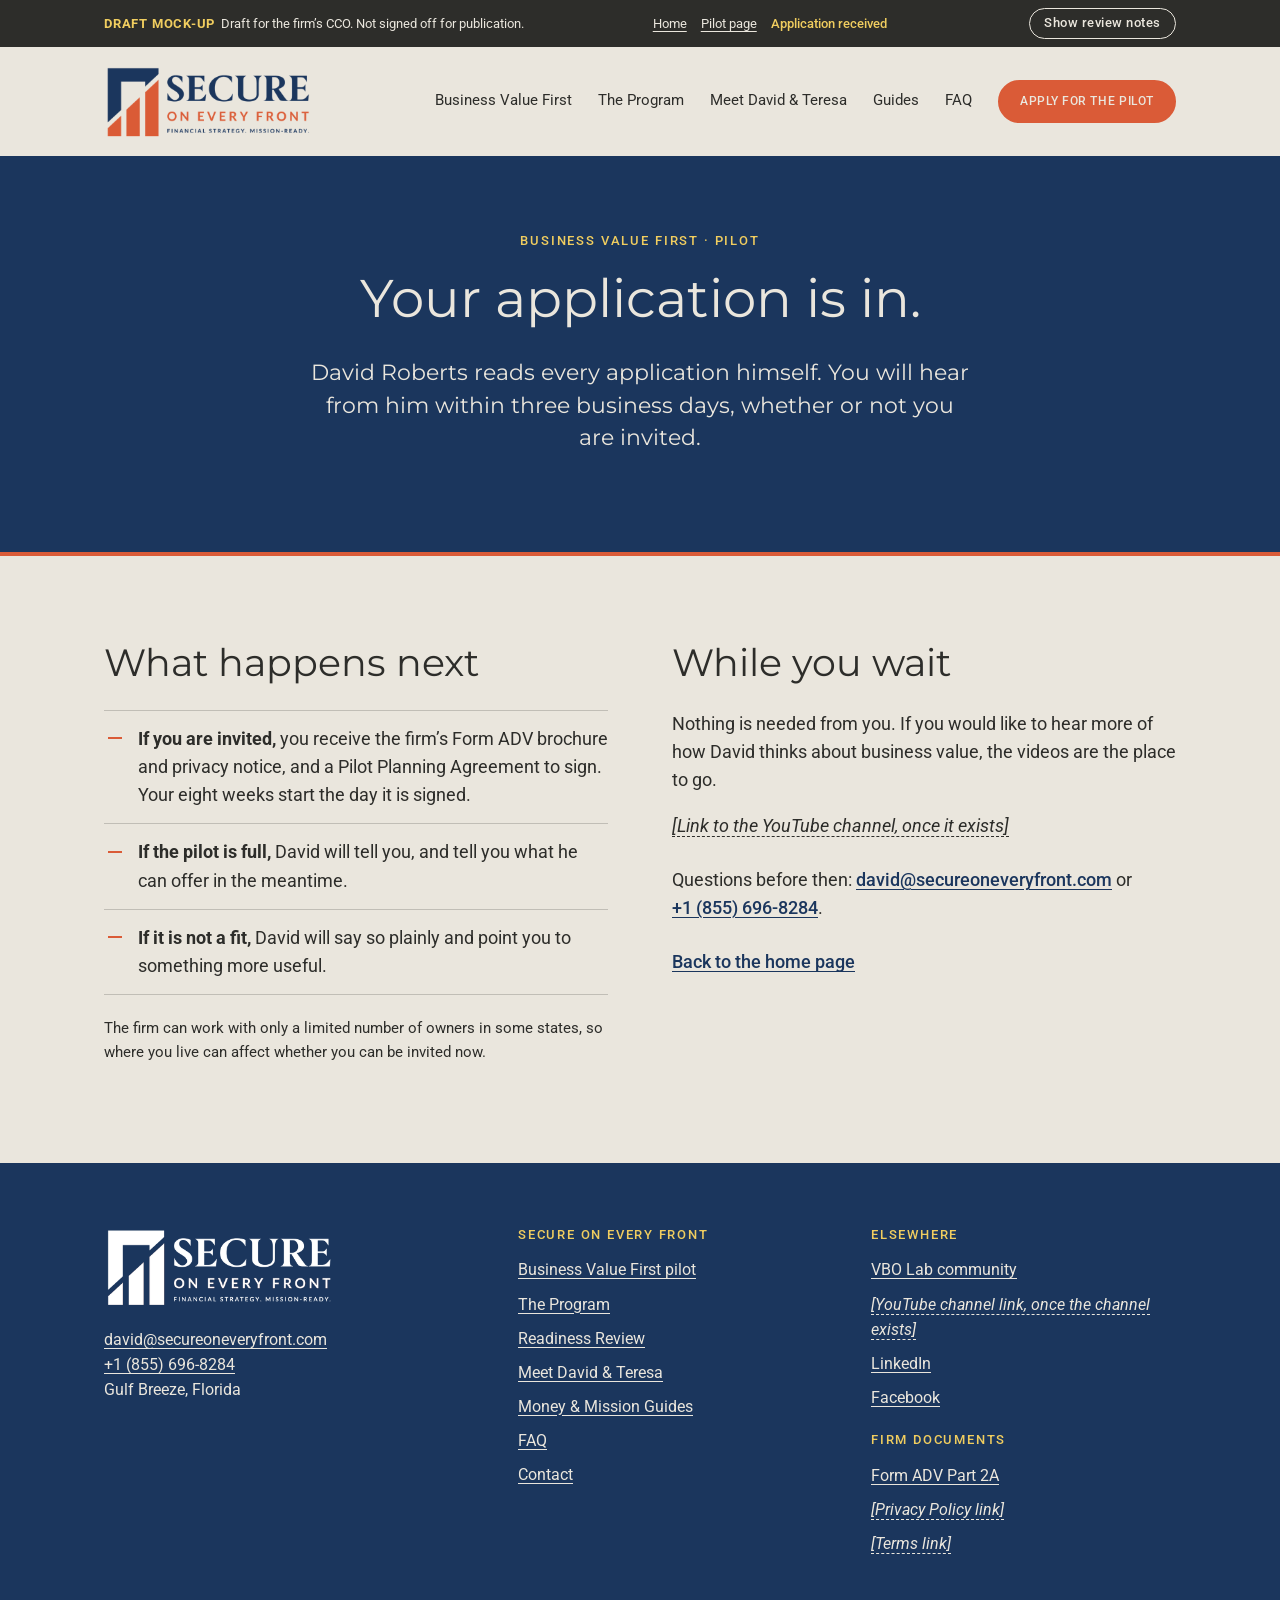
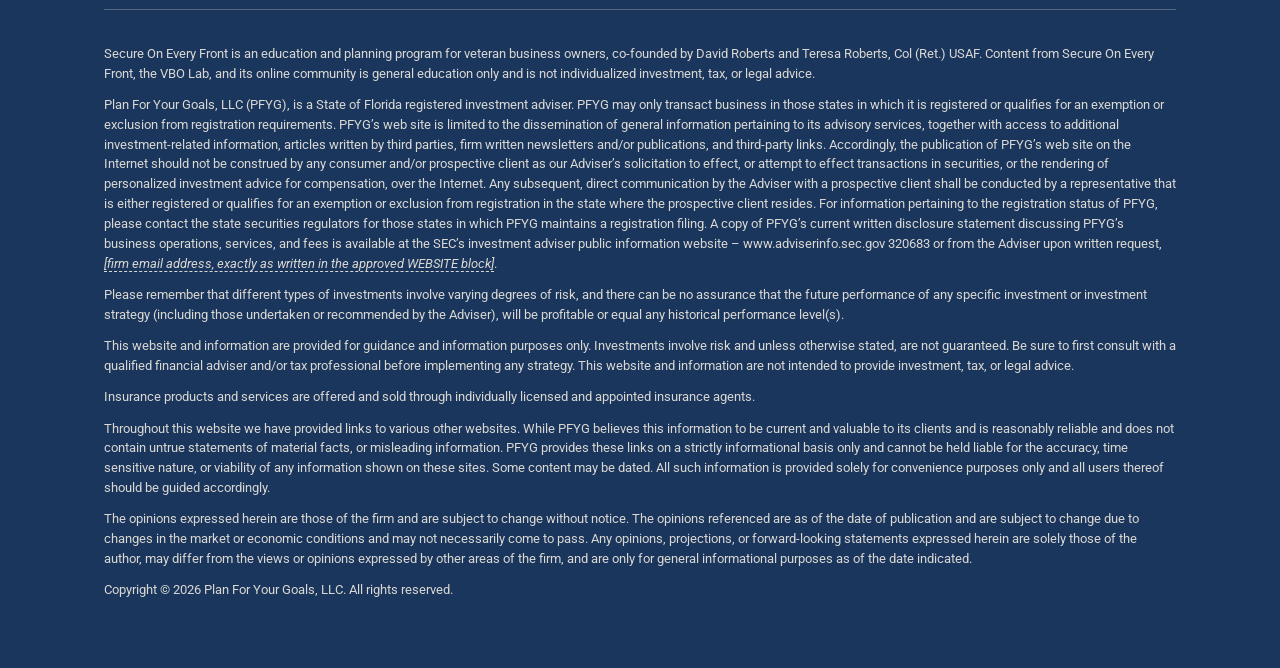
<file: soef-refresh/mockup/applied.html>
<!doctype html>
<html lang="en">
<head>
<meta charset="utf-8">
<meta name="viewport" content="width=device-width, initial-scale=1">
<meta name="robots" content="noindex, nofollow">
<title>Application received | Secure On Every Front (DRAFT MOCK-UP)</title>
<link rel="icon" href="assets/favicon.png">
<link rel="preconnect" href="https://fonts.googleapis.com">
<link rel="preconnect" href="https://fonts.gstatic.com" crossorigin>
<link href="https://fonts.googleapis.com/css2?family=Montserrat:wght@400;500;600&family=Roboto:ital,wght@0,400;0,500;0,700;1,400&display=swap" rel="stylesheet">
<style>
/* Palette and type read from secureoneveryfront.com on 2026-11-19 */
:root {
  --navy: #1B365D;
  --cream: #EAE6DD;
  --gold: #F0CD5F;
  --orange: #DA5B37;
  --ink: #2D2D2A;
  --paper: #F6F3EC;
  --line-on-navy: rgba(234, 230, 221, .28);
  --line-on-cream: rgba(45, 45, 42, .22);
  --head: "Montserrat", "Helvetica Neue", Arial, sans-serif;
  --body: "Roboto", "Helvetica Neue", Arial, sans-serif;
}
*, *::before, *::after { box-sizing: border-box; }
html { -webkit-text-size-adjust: 100%; scroll-behavior: smooth; }
body { margin: 0; background: var(--cream); color: var(--ink); font-family: var(--body); font-size: 1.1rem; line-height: 1.6; }
img { max-width: 100%; height: auto; display: block; }
a { color: inherit; text-underline-offset: 3px; }
h1, h2, h3, h4 { font-family: var(--head); font-weight: 400; line-height: 1.2; margin: 0; text-wrap: balance; }
p { margin: 0 0 1em; }
p:last-child { margin-bottom: 0; }
ul, ol { margin: 0; padding: 0; }
.wrap { max-width: 1120px; margin: 0 auto; padding: 0 24px; }
.narrow { max-width: 780px; }
.center { text-align: center; margin-left: auto; margin-right: auto; }

/* ---------- Draft bar and review notes: part of the mock-up file only ---------- */
.draftbar { position: sticky; top: 0; z-index: 50; background: var(--ink); color: var(--cream); font-size: .82rem; line-height: 1.35; }
.draftbar .wrap { display: flex; gap: 10px 20px; align-items: center; justify-content: space-between; flex-wrap: wrap; padding-top: 8px; padding-bottom: 8px; }
.draftbar strong { color: var(--gold); letter-spacing: .06em; }
.draftbar .pages a { margin-right: 14px; }
.draftbar .pages a[aria-current="page"] { color: var(--gold); text-decoration: none; font-weight: 500; }
.draftbar button { font: 500 .8rem/1 var(--body); letter-spacing: .04em; background: transparent; color: var(--cream); border: 1px solid var(--cream); border-radius: 300px; padding: 8px 14px; cursor: pointer; }
.draftbar button[aria-pressed="true"] { background: var(--gold); border-color: var(--gold); color: var(--ink); }
.draftbar button:focus-visible { outline: 2px solid var(--gold); outline-offset: 2px; }
.note, .notes-only { display: none; }
body.notes-on .note { display: block; margin: 16px 0 0; padding: 10px 12px; background: #FFF7D1; color: var(--ink); border-left: 4px solid var(--orange); border-radius: 4px; font: 400 .82rem/1.45 var(--body); letter-spacing: 0; text-transform: none; text-align: left; max-width: 68ch; }
body.notes-on .center > .note, body.notes-on .note.mid { margin-left: auto; margin-right: auto; }
body.notes-on .note b { font-weight: 700; }
body.notes-on .notes-only { display: block; }
.placeholder { border-bottom: 1px dashed currentColor; font-style: italic; }

/* ---------- Buttons ---------- */
.btn { display: inline-block; text-decoration: none; text-align: center; font: 500 .95rem/1.2 var(--body); letter-spacing: .05em; text-transform: uppercase; background: var(--orange); color: var(--cream); border: 2px solid var(--orange); border-radius: 300px; padding: 1.05em 2.1em; cursor: pointer; transition: background .15s ease, color .15s ease; }
.btn:hover { background: transparent; color: var(--orange); }
.on-navy .btn:hover { color: var(--cream); border-color: var(--cream); }
.btn:focus-visible, a:focus-visible, summary:focus-visible { outline: 3px solid var(--gold); outline-offset: 3px; }
.on-gold .btn:focus-visible, .on-gold a:focus-visible { outline-color: var(--navy); }
.btn--small { font-size: .78rem; padding: .95em 1.6em; }
.btn--quiet { background: transparent; color: var(--navy); border-color: var(--navy); }
.btn--quiet:hover { background: var(--navy); color: var(--cream); }
.cta-sub { font-size: .92rem; margin-top: 16px; opacity: .9; }
.textlink { color: var(--navy); font-weight: 500; }
.on-navy .textlink { color: var(--gold); }

/* ---------- Header ---------- */
.site-header { background: var(--cream); }
.site-header .wrap { display: flex; align-items: center; justify-content: space-between; gap: 20px; padding-top: 18px; padding-bottom: 18px; }
.site-header .logo img { width: 208px; }
.site-header nav { display: flex; align-items: center; gap: 26px; }
.site-header nav a.text { font-size: .95rem; text-decoration: none; border-bottom: 1px solid transparent; padding-bottom: 2px; white-space: nowrap; }
.site-header nav a.text:hover, .site-header nav a.text[aria-current="page"] { border-bottom-color: var(--ink); }

/* ---------- Sections ---------- */
section { padding: 84px 0; }
.on-navy { background: var(--navy); color: var(--cream); }
.on-gold { background: var(--gold); color: var(--ink); }
.on-paper { background: var(--paper); }
.rule-top { border-top: 4px solid var(--orange); }
.rule-bottom { border-bottom: 4px solid var(--orange); }
.eyebrow { font: 500 .82rem/1.3 var(--body); letter-spacing: .14em; text-transform: uppercase; margin: 0 0 18px; }
.on-navy .eyebrow { color: var(--gold); }
h2 { font-size: clamp(1.7rem, 3.1vw, 2.4rem); margin-bottom: 24px; }
h3 { font-size: 1.3rem; }
.lead { font-family: var(--head); font-size: clamp(1.12rem, 1.8vw, 1.36rem); line-height: 1.5; text-wrap: pretty; }
.sec-head { max-width: 780px; margin-bottom: 44px; }
.sec-head.center { margin-left: auto; margin-right: auto; }

/* Hero */
.hero { padding: 76px 0 0; text-align: center; }
.hero h1 { font-size: clamp(2.1rem, 4.4vw, 3.3rem); max-width: 21ch; margin: 0 auto 26px; }
.hero .lead { max-width: 46ch; margin: 0 auto 34px; }
.hero .cta-sub { margin-bottom: 0; }
.hero-pad { padding-bottom: 64px; }
.facts-row { border-top: 1px solid var(--line-on-navy); text-align: left; }
.facts-row ul { list-style: none; display: grid; grid-template-columns: repeat(3, 1fr); }
.facts-row li { padding: 24px 28px 28px 0; font-size: .98rem; line-height: 1.45; }
.facts-row li + li { padding-left: 28px; border-left: 1px solid var(--line-on-navy); }
.facts-row b { display: block; font: 500 1.05rem/1.35 var(--head); margin-bottom: 4px; }

/* Split hero (home): headline left, photo right */
.hero--split { text-align: left; padding: 64px 0 72px; }
.hero-split { display: grid; grid-template-columns: 1.08fr .92fr; gap: 60px; align-items: center; }
.hero--split h1 { max-width: 15ch; margin: 0 0 24px; font-size: clamp(2.05rem, 4vw, 3.1rem); }
.hero--split .lead { max-width: 36ch; margin: 0 0 32px; }
.hero-photo { margin: 0; position: relative; }
.hero-photo img { width: 100%; aspect-ratio: 1 / 1; object-fit: cover; }
.hero-photo figcaption { position: absolute; left: 0; right: 0; bottom: 0; padding: 0 22px 20px; font-size: .9rem; line-height: 1.4; }
.hero-photo figcaption b { display: block; font: 500 1.02rem/1.35 var(--head); margin-bottom: 2px; }

/* Stakes: three questions */
.stakes { list-style: none; display: grid; grid-template-columns: repeat(3, 1fr); gap: 36px; }
.stakes li { border-top: 4px solid var(--orange); padding-top: 22px; }
.stakes h3 { font-size: 1.5rem; color: var(--navy); margin-bottom: 14px; }
.stakes p { font-size: 1.04rem; }

/* Gold call-to-action band */
.band { padding: 52px 0; text-align: center; }
.band .lead { max-width: 34ch; margin: 0 auto 24px; }

/* Two columns */
.two { display: grid; grid-template-columns: 1fr 1fr; gap: 64px; align-items: start; }
.two.wide-left { grid-template-columns: 1.15fr .85fr; }
.copy p { max-width: 60ch; }

/* Check lists */
.ticks { list-style: none; }
.ticks li { position: relative; padding: 14px 0 14px 34px; border-top: 1px solid var(--line-on-cream); }
.ticks li:last-child { border-bottom: 1px solid var(--line-on-cream); }
.ticks li::before { content: ""; position: absolute; left: 4px; top: 1.5em; width: 14px; height: 2px; background: var(--orange); }
.on-navy .ticks li { border-color: var(--line-on-navy); }
.pains { list-style: none; display: grid; grid-template-columns: 1fr 1fr; gap: 0 56px; max-width: 880px; margin: 0 auto; }
.pains li { padding: 22px 4px; border-bottom: 1px solid var(--line-on-cream); font-weight: 500; }

/* Sample briefing */
.sample { margin: 0 auto; max-width: 880px; }
.sample + .sample { margin-top: 40px; }
.sample-tag { display: flex; justify-content: space-between; align-items: baseline; gap: 12px; flex-wrap: wrap; background: var(--navy); color: var(--cream); padding: 10px 16px; font-size: .86rem; }
.sample-tag b { font: 600 .84rem/1.3 var(--body); letter-spacing: .16em; color: var(--gold); }
.sample-page { border: 1px solid var(--line-on-cream); border-top: 0; background: #fff; }
.sample-page img { width: 100%; }
.sample figcaption { font-size: .9rem; margin-top: 12px; }
.inside { list-style: none; display: grid; grid-template-columns: repeat(4, 1fr); gap: 20px; margin-bottom: 48px; }
.inside li { border-top: 3px solid var(--orange); padding-top: 14px; font-size: 1rem; line-height: 1.45; }
.inside b { display: block; font: 500 1.08rem/1.3 var(--head); color: var(--navy); margin-bottom: 6px; }
.video-slot { border: 2px dashed var(--orange); padding: 34px 24px; text-align: center; font-size: .92rem; max-width: 880px; margin: 0 auto 40px; background: #FFF7D1; }

/* Steps */
.steps { list-style: none; display: grid; grid-template-columns: repeat(4, 1fr); gap: 22px; counter-reset: s; }
.steps.three { grid-template-columns: repeat(3, 1fr); }
.steps li { counter-increment: s; background: var(--cream); color: var(--ink); padding: 26px 24px 28px; font-size: 1rem; line-height: 1.5; }
.steps li::before { content: counter(s); display: block; font: 500 1.9rem/1 var(--head); color: var(--orange); margin-bottom: 14px; }
.steps b { display: block; font: 500 1.14rem/1.3 var(--head); color: var(--navy); margin-bottom: 8px; }
.after-steps { margin-top: 34px; max-width: 74ch; }

/* Is / is not */
.isnot h3 { color: var(--navy); font-weight: 500; margin-bottom: 14px; }
.terms { margin-top: 56px; padding-top: 40px; border-top: 1px solid var(--line-on-cream); }
.terms h3 { color: var(--navy); font-weight: 500; margin-bottom: 12px; }
.terms .two { gap: 40px 64px; }
.blocktext { font-size: .84rem; line-height: 1.5; margin-top: 34px; padding-top: 20px; border-top: 1px solid var(--line-on-cream); max-width: 86ch; }
.on-navy .blocktext { border-top-color: var(--line-on-navy); }
.blocktext p { margin-bottom: .7em; }
.blocktext--body { font-size: 1rem; line-height: 1.55; }

/* People */
.person { display: grid; grid-template-columns: 200px 1fr; gap: 32px; align-items: start; }
.person img { width: 200px; height: 200px; object-fit: cover; object-position: 50% 20%; }
.person h3 { color: var(--navy); font-weight: 500; margin-bottom: 4px; }
.person .role { font-size: .95rem; margin-bottom: 14px; }
.people { display: grid; grid-template-columns: 1fr 1fr; gap: 56px; }
.people .person { grid-template-columns: 132px 1fr; gap: 24px; }
.people .person img { width: 132px; height: 132px; }
.small { font-size: .92rem; }

/* Tracks */
.tracks { list-style: none; display: grid; grid-template-columns: repeat(3, 1fr); gap: 28px; }
.tracks li { background: var(--paper); border: 1px solid var(--line-on-cream); padding: 26px 24px 28px; text-align: center; font-size: 1rem; line-height: 1.5; }
.tracks img { width: 120px; margin: 0 auto 16px; }
.tracks .n { font: 500 .78rem/1.4 var(--body); letter-spacing: .14em; text-transform: uppercase; color: var(--orange); display: block; margin-bottom: 4px; }
.tracks b { display: block; font: 500 1.16rem/1.3 var(--head); color: var(--navy); margin-bottom: 8px; }

/* Form */
.apply-grid { display: grid; grid-template-columns: .8fr 1.2fr; gap: 64px; align-items: start; }
form.apply { background: var(--cream); color: var(--ink); padding: 34px 32px 36px; }
.field { margin-bottom: 20px; }
.field label, .field legend { display: block; font: 500 .95rem/1.35 var(--body); margin-bottom: 6px; padding: 0; }
.field .hint { display: block; font-size: .86rem; line-height: 1.4; margin-top: 6px; }
.field input[type="text"], .field input[type="email"], .field input[type="tel"], .field select, .field textarea { width: 100%; font: 400 1rem/1.4 var(--body); color: var(--ink); background: #fff; border: 1px solid #8C8A84; border-radius: 4px; padding: 12px 12px; }
.field textarea { min-height: 96px; resize: vertical; }
.field input:focus-visible, .field select:focus-visible, .field textarea:focus-visible { outline: 3px solid var(--navy); outline-offset: 1px; }
.field fieldset { border: 0; margin: 0; padding: 0; }
.radios { display: flex; gap: 22px; flex-wrap: wrap; }
.radios label { display: inline-flex; align-items: center; gap: 8px; font-weight: 400; margin: 0; }
.field-row { display: grid; grid-template-columns: 1fr 1fr; gap: 20px; }
.req { color: #A8401F; }
.form-foot { font-size: .86rem; line-height: 1.5; margin-top: 18px; }

/* Questions */
.qa { max-width: 860px; margin: 0 auto; }
.qa details { border-top: 1px solid var(--line-on-cream); }
.qa details:last-child { border-bottom: 1px solid var(--line-on-cream); }
.qa summary { cursor: pointer; padding: 20px 36px 20px 0; font: 500 1.12rem/1.35 var(--head); color: var(--navy); list-style: none; position: relative; }
.qa summary::-webkit-details-marker { display: none; }
.qa summary::after { content: "+"; position: absolute; right: 4px; top: 16px; font: 400 1.5rem/1 var(--body); color: var(--orange); }
.qa details[open] summary::after { content: "\2212"; }
.qa details p { max-width: 68ch; }
.qa details > div { padding: 0 0 24px; }

/* Second on-ramp */
.quiet { padding: 60px 0; }
.quiet .two { align-items: center; }
.quiet h3 { color: var(--navy); font-weight: 500; font-size: 1.45rem; margin-bottom: 12px; }
.quiet img { max-width: 420px; width: 100%; }

/* Footer */
.site-footer { background: var(--navy); color: var(--cream); padding: 64px 0 56px; }
.foot-grid { display: grid; grid-template-columns: 1.2fr 1fr 1fr; gap: 48px; padding-bottom: 44px; border-bottom: 1px solid var(--line-on-navy); }
.foot-grid img { width: 230px; margin-bottom: 20px; }
.foot-grid h4 { font: 500 .8rem/1.3 var(--body); letter-spacing: .14em; text-transform: uppercase; color: var(--gold); margin: 0 0 14px; }
.foot-grid ul { list-style: none; font-size: .98rem; }
.foot-grid li { margin-bottom: 9px; }
.foot-grid address { font-style: normal; font-size: .98rem; line-height: 1.6; }
a[href^="tel:"] { white-space: nowrap; }
.disclosure { font-size: .8rem; line-height: 1.55; padding-top: 34px; opacity: .92; }
.disclosure p { margin-bottom: .9em; }

/* ---------- Responsive ---------- */
@media (max-width: 1040px) {
  .site-header nav a.text { display: none; }
}
@media (max-width: 900px) {
  section { padding: 60px 0; }
  .hero { padding-top: 52px; }
  .two, .two.wide-left, .apply-grid, .people { grid-template-columns: 1fr; gap: 40px; }
  .hero-split { grid-template-columns: 1fr; gap: 40px; }
  .hero--split { padding: 48px 0 56px; }
  .hero--split h1, .hero--split .lead { max-width: none; }
  .hero-photo { max-width: 520px; }
  .stakes { grid-template-columns: 1fr; gap: 30px; }
  .steps, .steps.three, .inside { grid-template-columns: 1fr 1fr; }
  .tracks { grid-template-columns: 1fr; }
  .foot-grid { grid-template-columns: 1fr; gap: 34px; }
  .facts-row ul { grid-template-columns: 1fr; }
  .facts-row li, .facts-row li + li { padding: 16px 0; border-left: 0; }
  .facts-row li + li { border-top: 1px solid var(--line-on-navy); }
  .pains { grid-template-columns: 1fr; }
}
@media (max-width: 620px) {
  body { font-size: 1.04rem; }
  .wrap { padding: 0 20px; }
  .site-header .logo img { width: 160px; }
  .site-header nav .btn { font-size: .7rem; padding: .9em 1.2em; }
  .btn { display: block; width: 100%; padding-left: 1em; padding-right: 1em; }
  .site-header nav .btn { display: inline-block; width: auto; }
  .steps, .steps.three, .inside { grid-template-columns: 1fr; }
  .person, .people .person { grid-template-columns: 1fr; gap: 16px; }
  .field-row { grid-template-columns: 1fr; gap: 0; }
  form.apply { padding: 26px 20px 28px; }
  .sample-tag { font-size: .8rem; }
}
@media (prefers-reduced-motion: reduce) { html { scroll-behavior: auto; } .btn { transition: none; } }

</style>
</head>
<body>

<!-- ============ DRAFT BAR: belongs to this mock-up file only. Do not build in Squarespace. ============ -->
<div class="draftbar" role="region" aria-label="Mock-up status">
  <div class="wrap">
    <span><strong>DRAFT MOCK-UP</strong> &nbsp;Draft for the firm&rsquo;s CCO. Not signed off for publication.</span>
    <span class="pages"><a href="index.html">Home</a><a href="business-value-first.html">Pilot page</a><a href="applied.html" aria-current="page">Application received</a></span>
    <button type="button" id="notesToggle" aria-pressed="false">Show review notes</button>
  </div>
</div>

<!-- ============ HEADER ============ -->
<header class="site-header">
  <div class="wrap">
    <a class="logo" href="index.html" aria-label="Secure On Every Front home"><img src="assets/soef-logo.png" alt="Secure On Every Front" width="600" height="210"></a>
    <nav aria-label="Primary">
      <a class="text" href="business-value-first.html">Business Value First</a>
      <a class="text" href="#program-note">The Program</a>
      <a class="text" href="https://www.secureoneveryfront.com/david-teresa">Meet David &amp; Teresa</a>
      <a class="text" href="https://www.secureoneveryfront.com/guides">Guides</a>
      <a class="text" href="https://www.secureoneveryfront.com/faq">FAQ</a>
      <a class="btn btn--small" href="business-value-first.html#apply">Apply for the pilot</a>
    </nav>
  </div>
</header>

<main id="top">

<section class="hero on-navy rule-bottom">
  <div class="wrap">
    <div class="hero-pad">
      <p class="eyebrow">Business Value First &middot; Pilot</p>
      <h1>Your application is in.</h1>
      <p class="lead">David Roberts reads every application himself. You will hear from him within three business days, whether or not you are invited.</p>
      <p class="note mid"><b>Review note 1.</b> Not in the navigation; owners reach this page only by sending the form. Three business days is your answer of 2026-11-20.</p>
    </div>
  </div>
</section>

<section>
  <div class="wrap two">
    <div>
      <h2>What happens next</h2>
      <ul class="ticks">
        <li><b>If you are invited,</b> you receive the firm&rsquo;s Form ADV brochure and privacy notice, and a Pilot Planning Agreement to sign. Your eight weeks start the day it is signed.</li>
        <li><b>If the pilot is full,</b> David will tell you, and tell you what he can offer in the meantime.</li>
        <li><b>If it is not a fit,</b> David will say so plainly and point you to something more useful.</li>
      </ul>
      <p class="small" style="margin-top:22px">The firm can work with only a limited number of owners in some states, so where you live can affect whether you can be invited now.</p>
      <p class="note"><b>Review note 2.</b> This page does not send the applicant to the Readiness Review. The app&rsquo;s first step is its own Readiness Review, so an invited owner who had just taken the public one would likely answer the same questions twice. The Readiness Review and VBO Lab belong in the reply you send to owners who are not invited.</p>
    </div>
    <div>
      <h2>While you wait</h2>
      <p>Nothing is needed from you. If you would like to hear more of how David thinks about business value, the videos are the place to go.</p>
      <p><span class="placeholder">[Link to the YouTube channel, once it exists]</span></p>
      <p style="margin-top:26px">Questions before then: <a class="textlink" href="mailto:david@secureoneveryfront.com">david@secureoneveryfront.com</a> or <a class="textlink" href="tel:+18556968284">+1 (855) 696-8284</a>.</p>
      <p style="margin-top:26px"><a class="textlink" href="index.html">Back to the home page</a></p>
    </div>
  </div>
</section>

</main>

<!-- ============ FOOTER ============ -->
<footer class="site-footer">
  <div class="wrap">
    <div class="foot-grid">
      <div>
        <img src="assets/soef-logo-white.png" alt="Secure On Every Front" width="750" height="262">
        <address>
          <a href="mailto:david@secureoneveryfront.com">david@secureoneveryfront.com</a><br>
          <a href="tel:+18556968284">+1 (855) 696-8284</a><br>
          Gulf Breeze, Florida
        </address>
      </div>
      <div>
        <h4>Secure On Every Front</h4>
        <ul>
          <li><a href="business-value-first.html">Business Value First pilot</a></li>
          <li><a href="#program-note">The Program</a></li>
          <li><a href="https://www.secureoneveryfront.com/review">Readiness Review</a></li>
          <li><a href="https://www.secureoneveryfront.com/david-teresa">Meet David &amp; Teresa</a></li>
          <li><a href="https://www.secureoneveryfront.com/guides">Money &amp; Mission Guides</a></li>
          <li><a href="https://www.secureoneveryfront.com/faq">FAQ</a></li>
          <li><a href="https://www.secureoneveryfront.com/contact">Contact</a></li>
        </ul>
      </div>
      <div>
        <h4>Elsewhere</h4>
        <ul>
          <li><a href="https://planforyourgoals.link/VBOlab">VBO Lab community</a></li>
          <li><span class="placeholder">[YouTube channel link, once the channel exists]</span></li>
          <li><a href="https://www.linkedin.com/in/david-roberts-planforyourgoals/">LinkedIn</a></li>
          <li><a href="https://www.facebook.com/VeteranBusinessOwnerLab/">Facebook</a></li>
        </ul>
        <h4 style="margin-top:22px">Firm documents</h4>
        <ul>
          <li><a href="https://planforyourgoals.link/ADV">Form ADV Part 2A</a></li>
          <li><span class="placeholder">[Privacy Policy link]</span></li>
          <li><span class="placeholder">[Terms link]</span></li>
        </ul>
      </div>
    </div>
    <p class="note"><b>Footer note.</b> New here: the VBO Lab link, the YouTube slot, the Privacy Policy and Terms links (none was found on the live pages), and the david@ address in place of support@. Instagram is on the live footer and can stay; it is left out here only to keep the list short.</p>

    <div class="disclosure">
      <p>Secure On Every Front is an education and planning program for veteran business owners, co-founded by David Roberts and Teresa Roberts, Col (Ret.) USAF. Content from Secure On Every Front, the VBO Lab, and its online community is general education only and is not individualized investment, tax, or legal advice.</p>
      <p>Plan For Your Goals, LLC (PFYG), is a State of Florida registered investment adviser. PFYG may only transact business in those states in which it is registered or qualifies for an exemption or exclusion from registration requirements. PFYG&rsquo;s web site is limited to the dissemination of general information pertaining to its advisory services, together with access to additional investment-related information, articles written by third parties, firm written newsletters and/or publications, and third-party links. Accordingly, the publication of PFYG&rsquo;s web site on the Internet should not be construed by any consumer and/or prospective client as our Adviser&rsquo;s solicitation to effect, or attempt to effect transactions in securities, or the rendering of personalized investment advice for compensation, over the Internet. Any subsequent, direct communication by the Adviser with a prospective client shall be conducted by a representative that is either registered or qualifies for an exemption or exclusion from registration in the state where the prospective client resides. For information pertaining to the registration status of PFYG, please contact the state securities regulators for those states in which PFYG maintains a registration filing. A copy of PFYG&rsquo;s current written disclosure statement discussing PFYG&rsquo;s business operations, services, and fees is available at the SEC&rsquo;s investment adviser public information website &ndash; www.adviserinfo.sec.gov 320683 or from the Adviser upon written request, <span class="placeholder">[firm email address, exactly as written in the approved WEBSITE block]</span>.</p>
      <p>Please remember that different types of investments involve varying degrees of risk, and there can be no assurance that the future performance of any specific investment or investment strategy (including those undertaken or recommended by the Adviser), will be profitable or equal any historical performance level(s).</p>
      <p>This website and information are provided for guidance and information purposes only. Investments involve risk and unless otherwise stated, are not guaranteed. Be sure to first consult with a qualified financial adviser and/or tax professional before implementing any strategy. This website and information are not intended to provide investment, tax, or legal advice.</p>
      <p>Insurance products and services are offered and sold through individually licensed and appointed insurance agents.</p>
      <p>Throughout this website we have provided links to various other websites. While PFYG believes this information to be current and valuable to its clients and is reasonably reliable and does not contain untrue statements of material facts, or misleading information. PFYG provides these links on a strictly informational basis only and cannot be held liable for the accuracy, time sensitive nature, or viability of any information shown on these sites. Some content may be dated. All such information is provided solely for convenience purposes only and all users thereof should be guided accordingly.</p>
      <p>The opinions expressed herein are those of the firm and are subject to change without notice. The opinions referenced are as of the date of publication and are subject to change due to changes in the market or economic conditions and may not necessarily come to pass. Any opinions, projections, or forward-looking statements expressed herein are solely those of the author, may differ from the views or opinions expressed by other areas of the firm, and are only for general informational purposes as of the date indicated.</p>
      <p>Copyright &copy; 2026 Plan For Your Goals, LLC. All rights reserved.</p>
    </div>
    <p class="note"><b>Disclosure note.</b> First paragraph: your SOEF block, first paragraph, word for word. The rest: your WEBSITE block as amended on 2026-11-19 for planforyourgoals.com, which you decided on 2026-11-20 to use on this site too. The firm email inside it is left as a marked placeholder; paste the block from your own disclosure file when you build.</p>
  </div>
</footer>

<script>
  (function () {
    var btn = document.getElementById('notesToggle');
    btn.addEventListener('click', function () {
      var on = document.body.classList.toggle('notes-on');
      btn.setAttribute('aria-pressed', on ? 'true' : 'false');
      btn.textContent = on ? 'Hide review notes' : 'Show review notes';
    });
    if (/[?&#]notes\b/.test(location.search + location.hash)) btn.click();
  })();
</script>
</body>
</html>
</file>
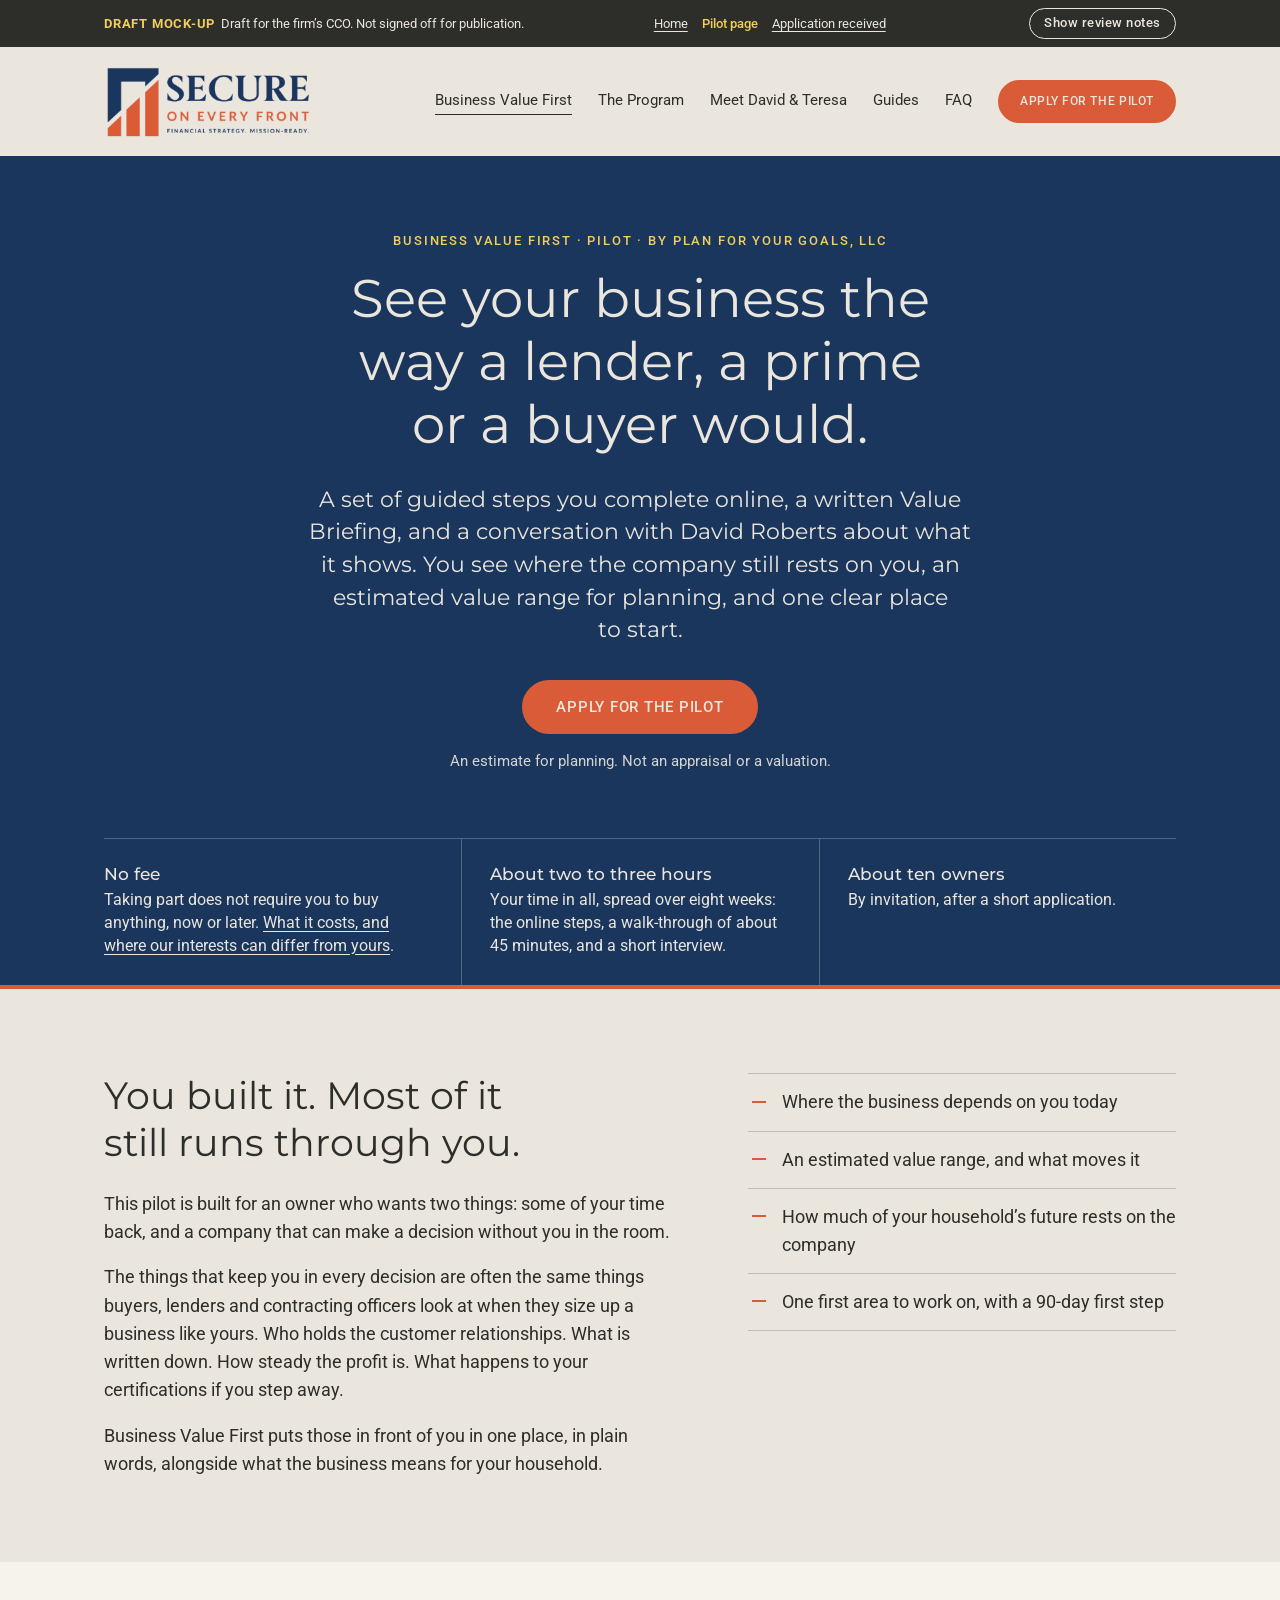
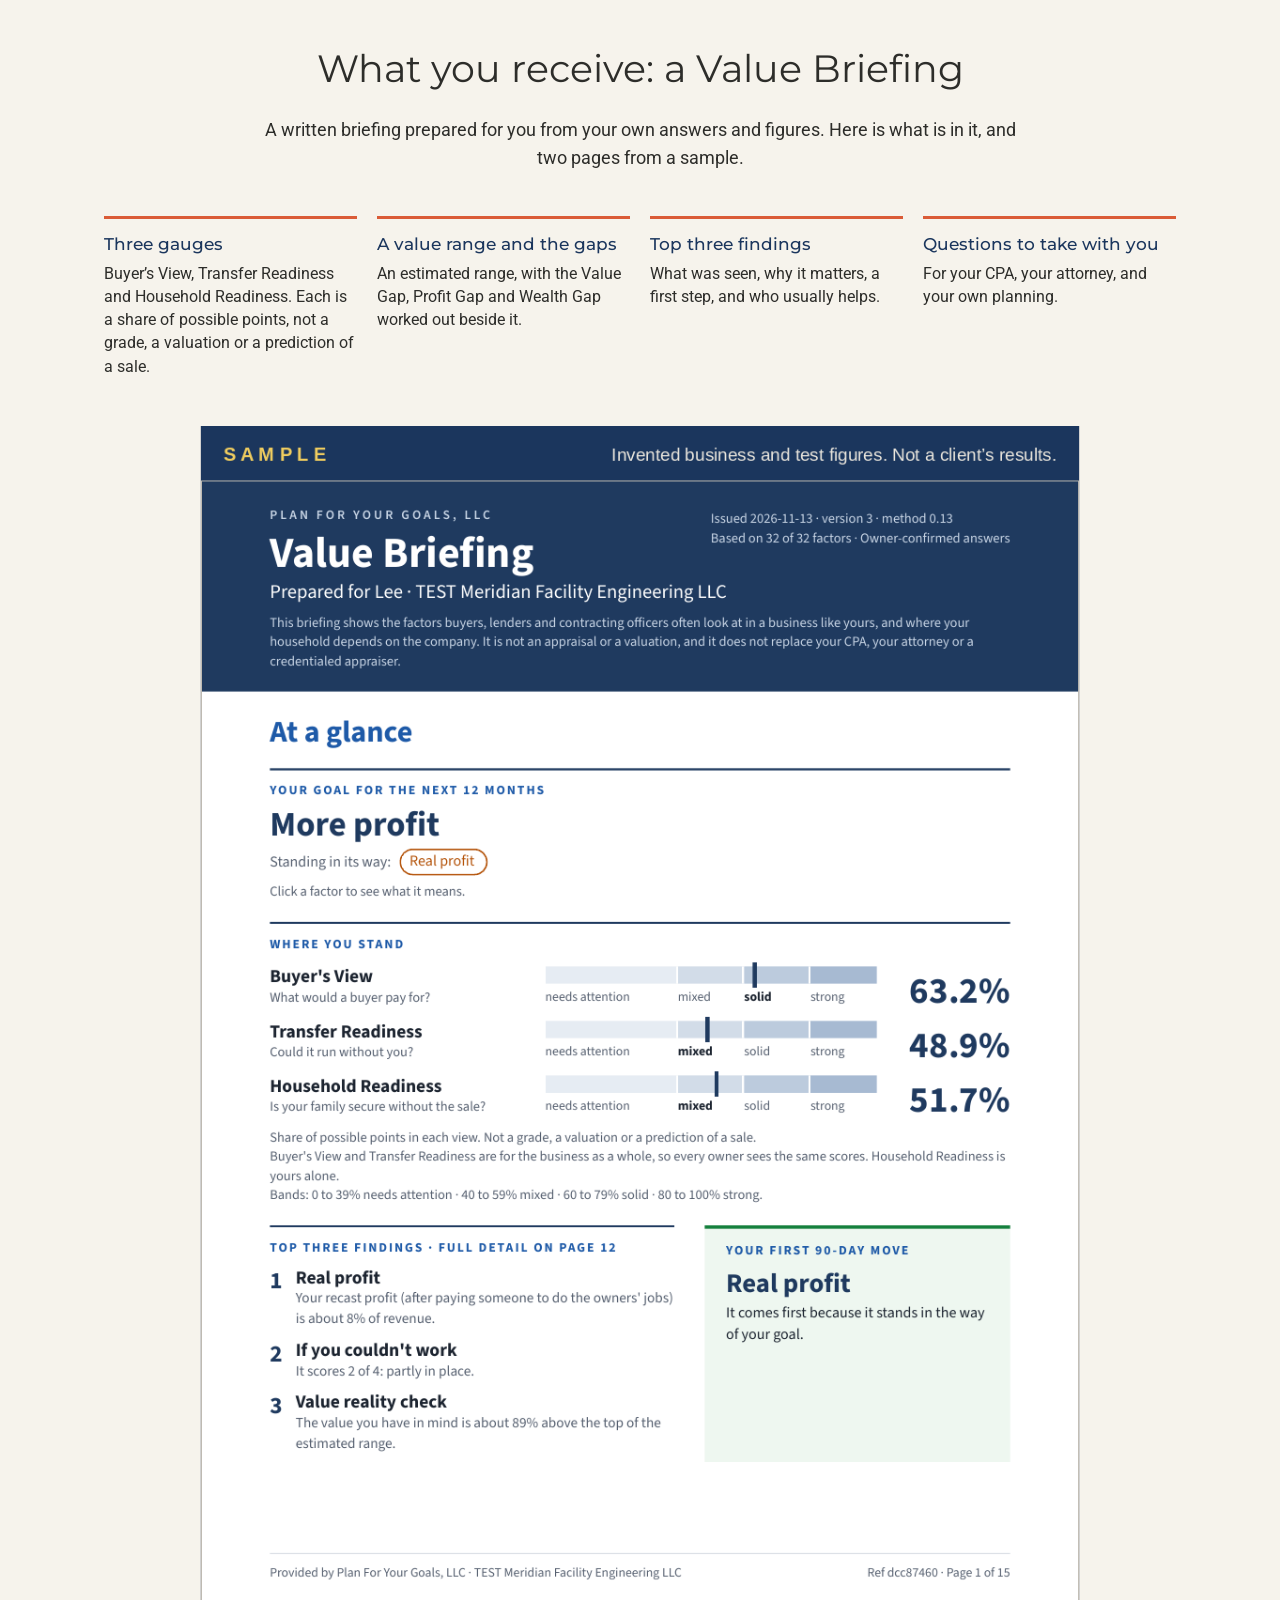
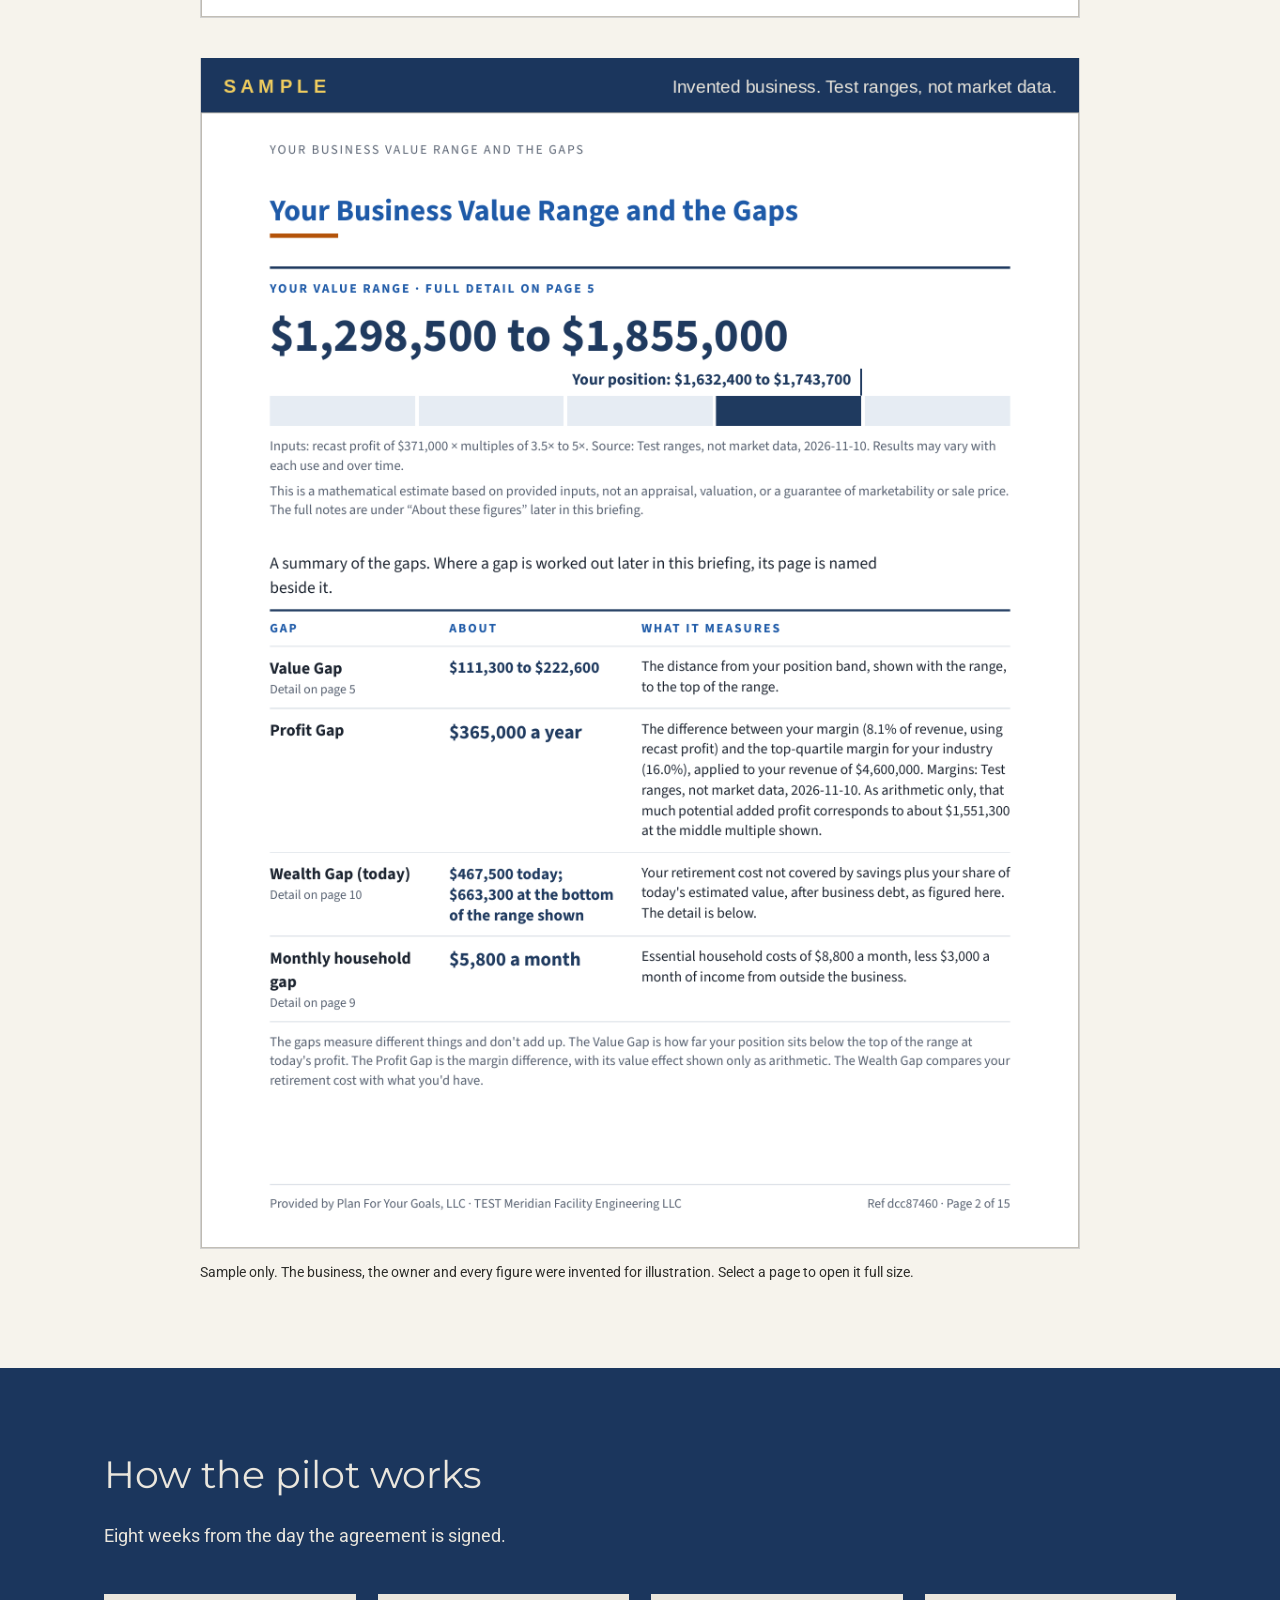
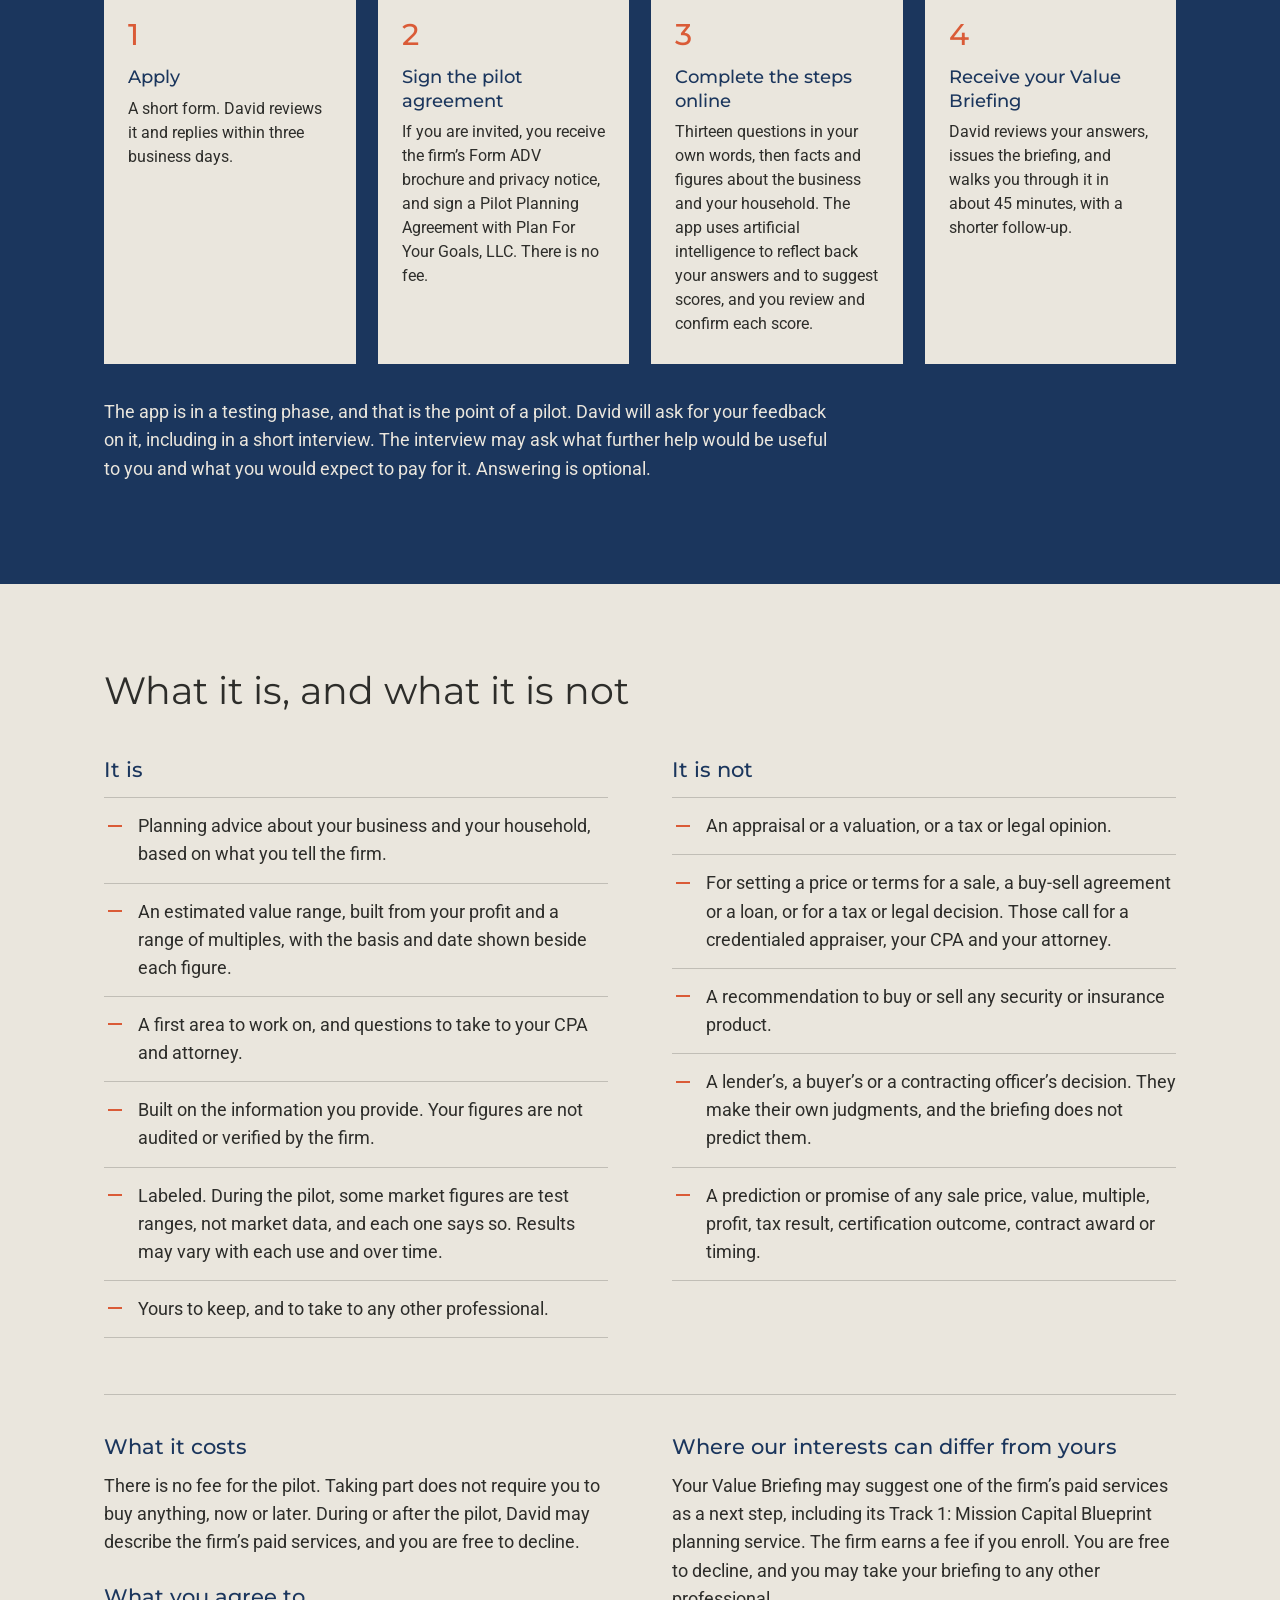
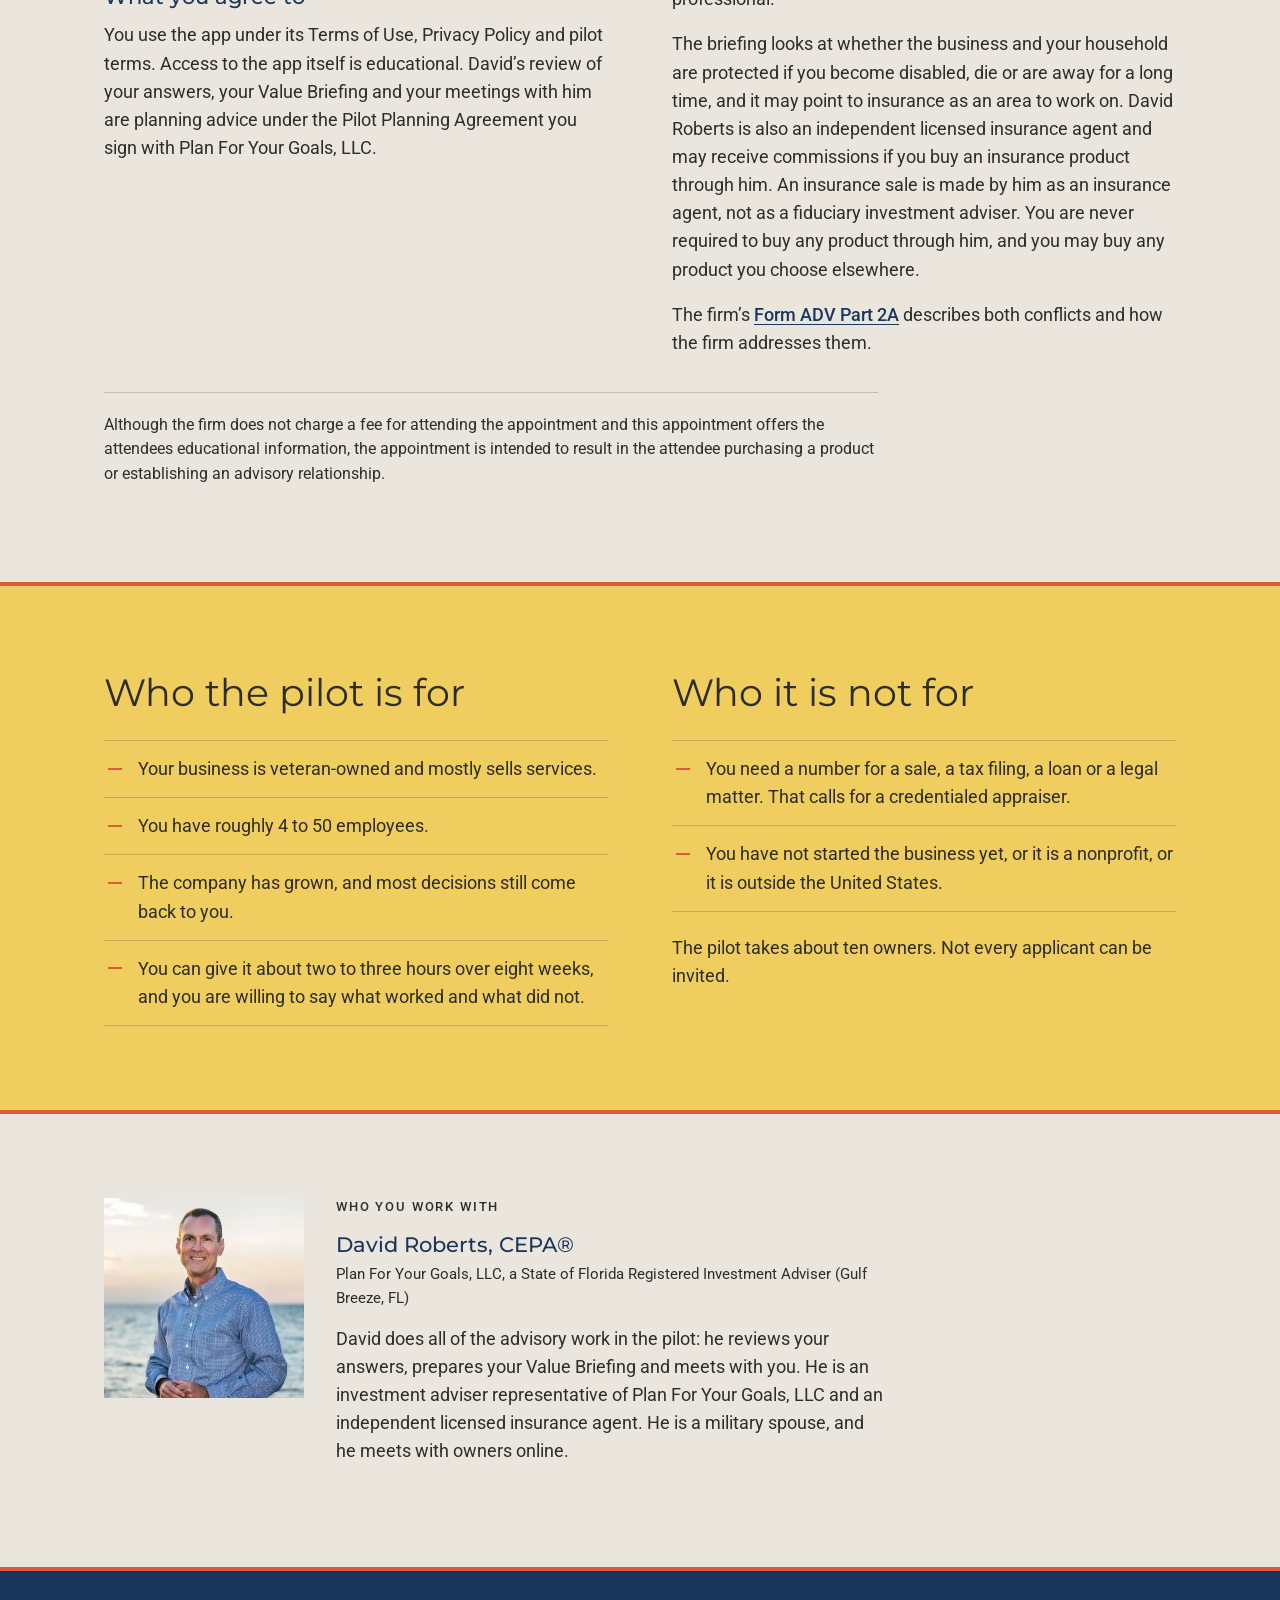
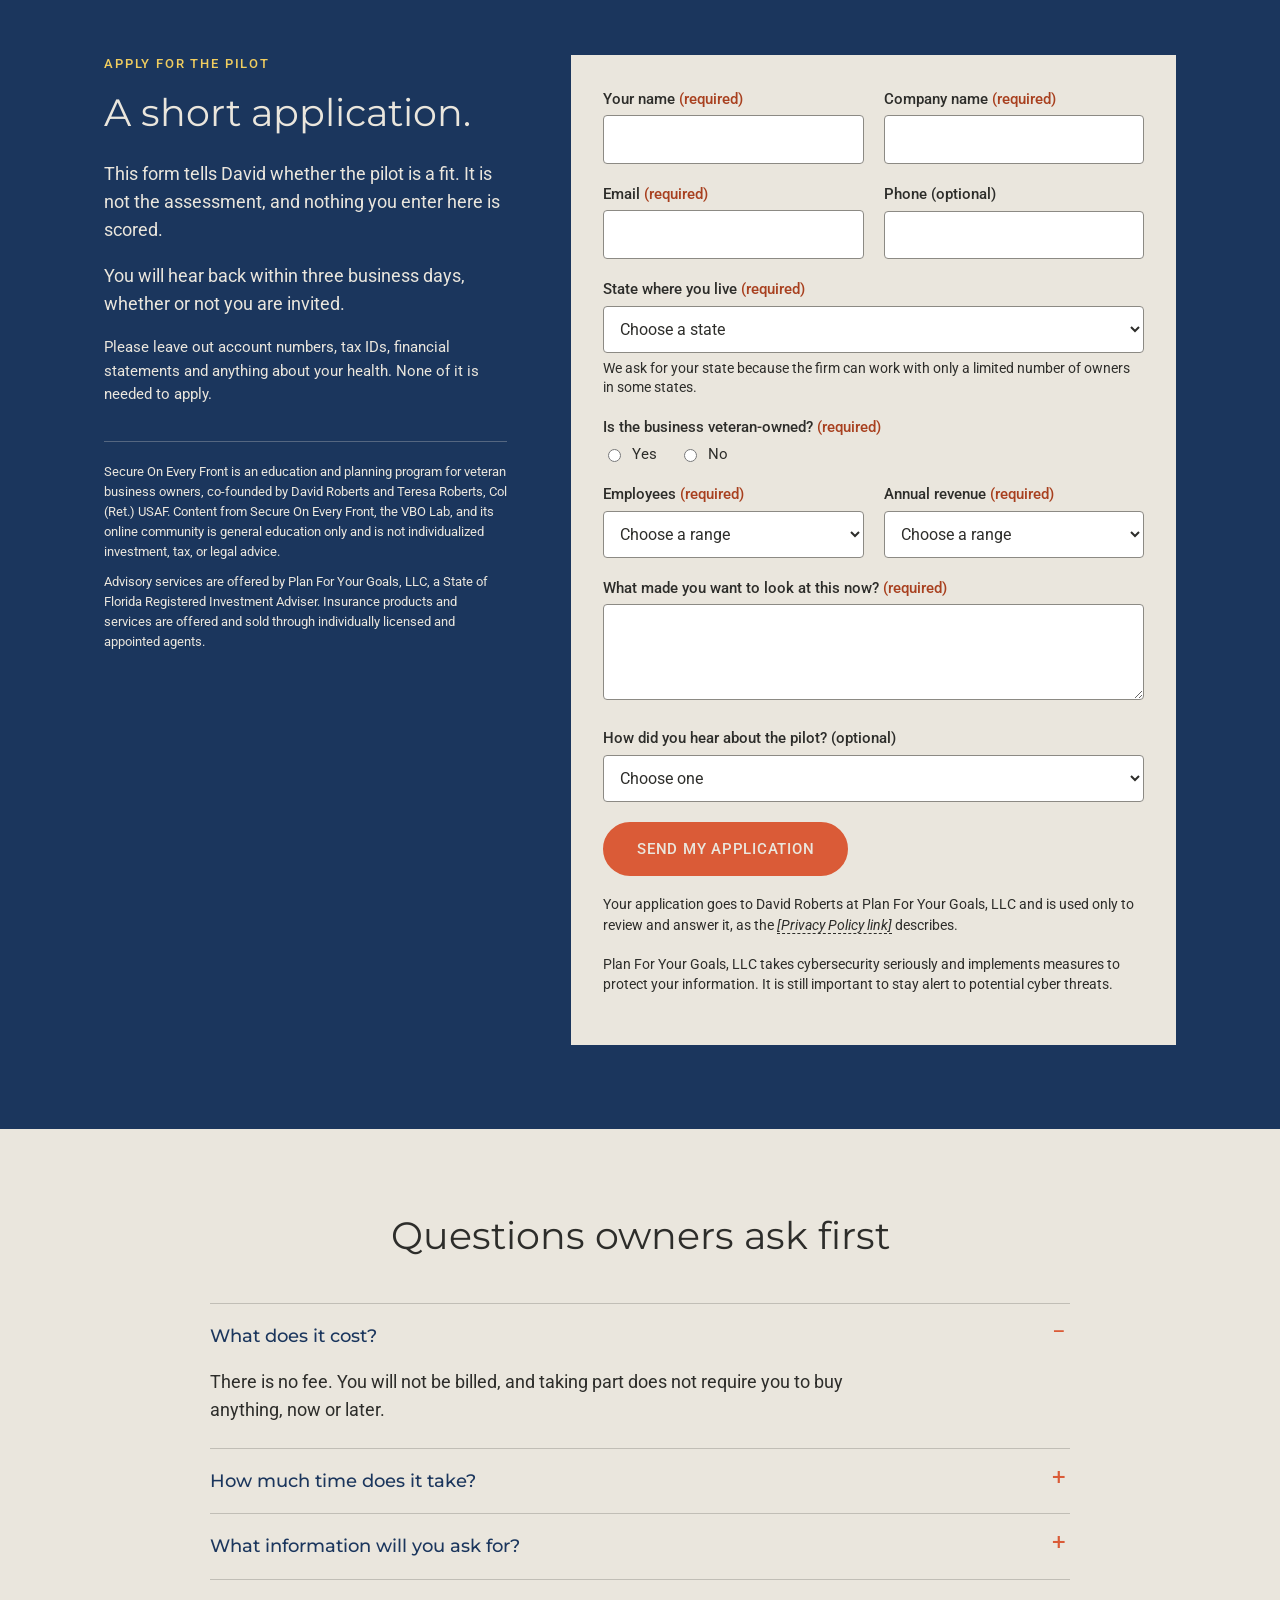
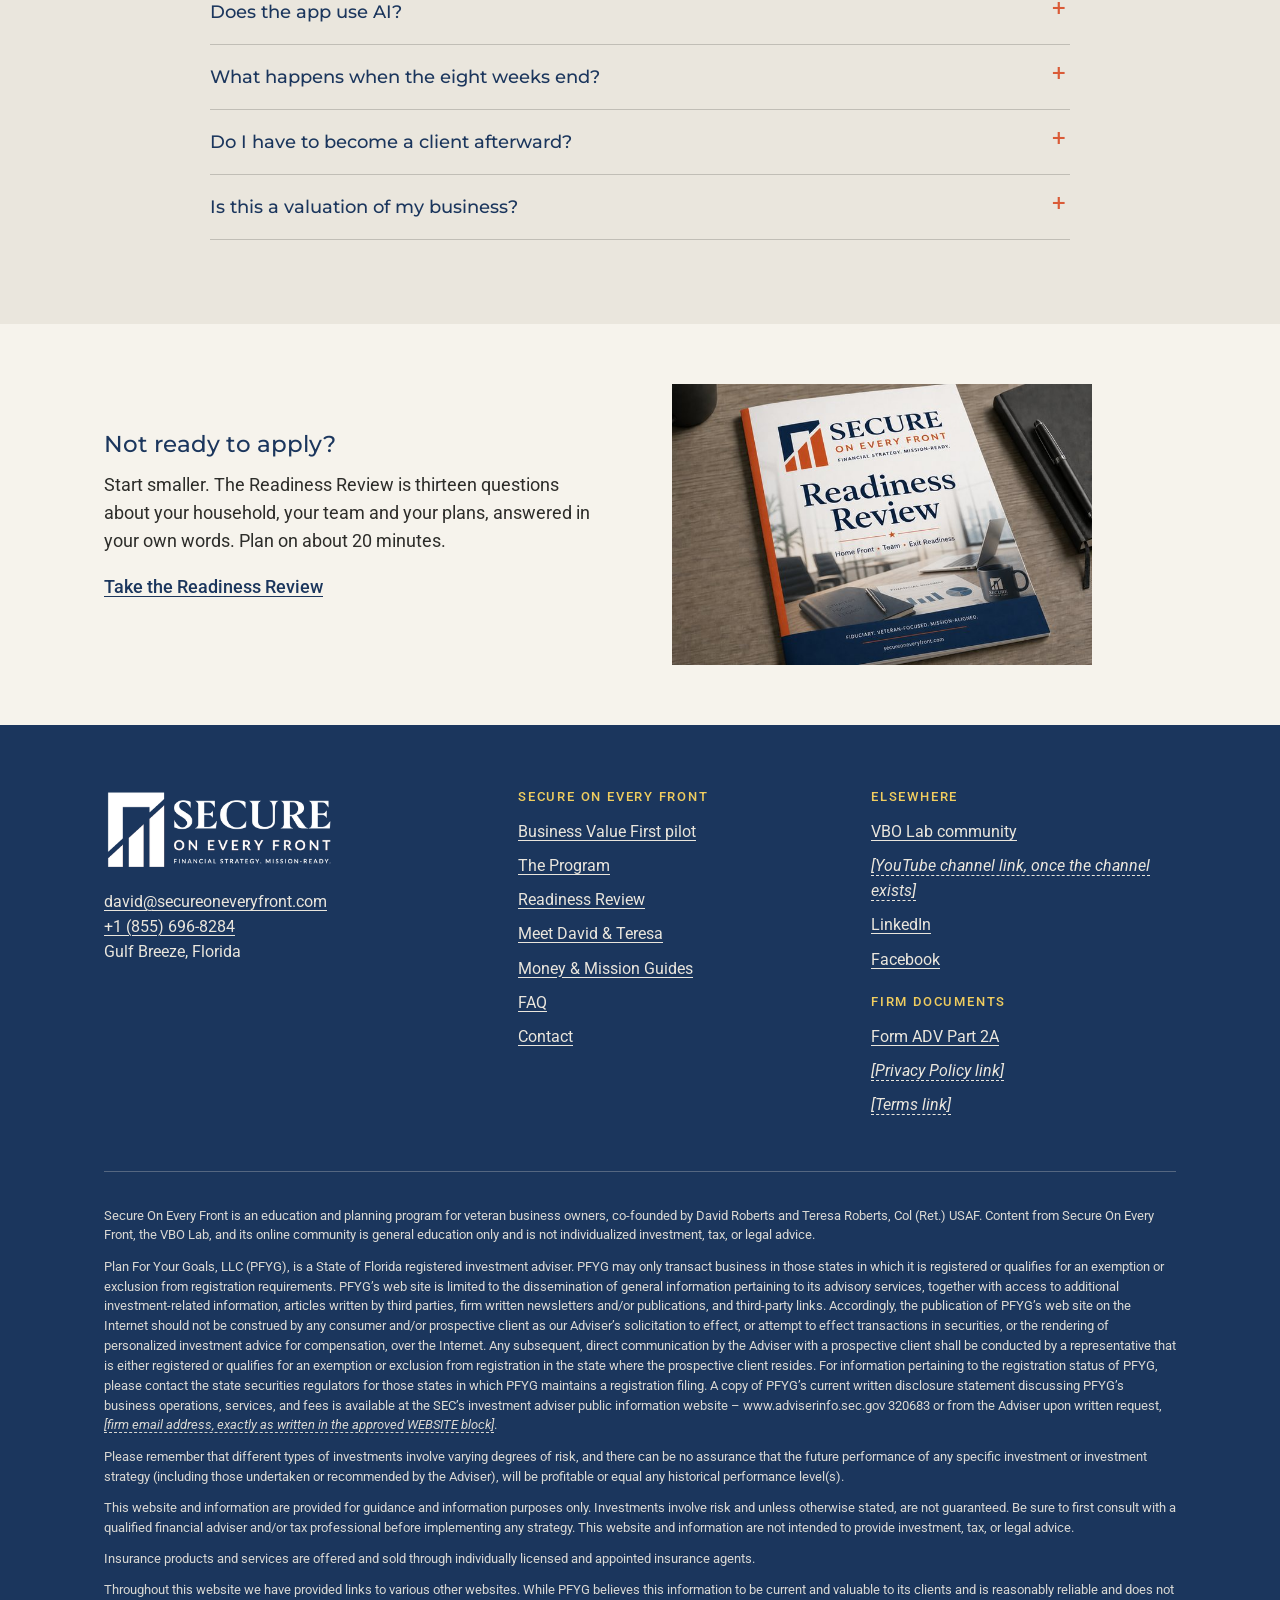
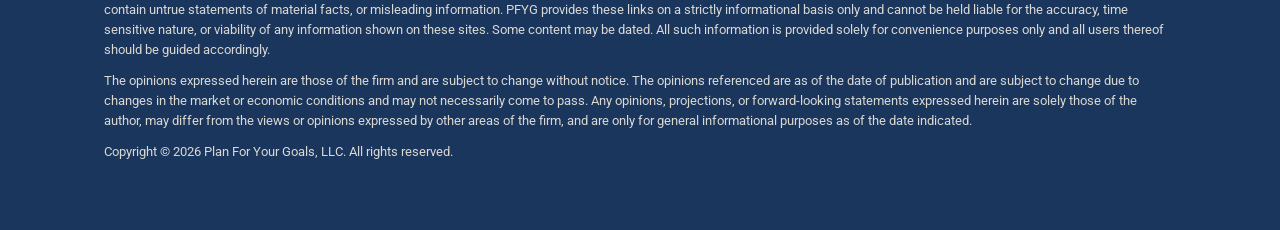
<file: soef-refresh/mockup/business-value-first.html>
<!doctype html>
<html lang="en">
<head>
<meta charset="utf-8">
<meta name="viewport" content="width=device-width, initial-scale=1">
<meta name="robots" content="noindex, nofollow">
<title>Business Value First pilot | Secure On Every Front (DRAFT MOCK-UP)</title>
<link rel="icon" href="assets/favicon.png">
<link rel="preconnect" href="https://fonts.googleapis.com">
<link rel="preconnect" href="https://fonts.gstatic.com" crossorigin>
<link href="https://fonts.googleapis.com/css2?family=Montserrat:wght@400;500;600&family=Roboto:ital,wght@0,400;0,500;0,700;1,400&display=swap" rel="stylesheet">
<style>
/* Palette and type read from secureoneveryfront.com on 2026-11-19 */
:root {
  --navy: #1B365D;
  --cream: #EAE6DD;
  --gold: #F0CD5F;
  --orange: #DA5B37;
  --ink: #2D2D2A;
  --paper: #F6F3EC;
  --line-on-navy: rgba(234, 230, 221, .28);
  --line-on-cream: rgba(45, 45, 42, .22);
  --head: "Montserrat", "Helvetica Neue", Arial, sans-serif;
  --body: "Roboto", "Helvetica Neue", Arial, sans-serif;
}
*, *::before, *::after { box-sizing: border-box; }
html { -webkit-text-size-adjust: 100%; scroll-behavior: smooth; }
body { margin: 0; background: var(--cream); color: var(--ink); font-family: var(--body); font-size: 1.1rem; line-height: 1.6; }
img { max-width: 100%; height: auto; display: block; }
a { color: inherit; text-underline-offset: 3px; }
h1, h2, h3, h4 { font-family: var(--head); font-weight: 400; line-height: 1.2; margin: 0; text-wrap: balance; }
p { margin: 0 0 1em; }
p:last-child { margin-bottom: 0; }
ul, ol { margin: 0; padding: 0; }
.wrap { max-width: 1120px; margin: 0 auto; padding: 0 24px; }
.narrow { max-width: 780px; }
.center { text-align: center; margin-left: auto; margin-right: auto; }

/* ---------- Draft bar and review notes: part of the mock-up file only ---------- */
.draftbar { position: sticky; top: 0; z-index: 50; background: var(--ink); color: var(--cream); font-size: .82rem; line-height: 1.35; }
.draftbar .wrap { display: flex; gap: 10px 20px; align-items: center; justify-content: space-between; flex-wrap: wrap; padding-top: 8px; padding-bottom: 8px; }
.draftbar strong { color: var(--gold); letter-spacing: .06em; }
.draftbar .pages a { margin-right: 14px; }
.draftbar .pages a[aria-current="page"] { color: var(--gold); text-decoration: none; font-weight: 500; }
.draftbar button { font: 500 .8rem/1 var(--body); letter-spacing: .04em; background: transparent; color: var(--cream); border: 1px solid var(--cream); border-radius: 300px; padding: 8px 14px; cursor: pointer; }
.draftbar button[aria-pressed="true"] { background: var(--gold); border-color: var(--gold); color: var(--ink); }
.draftbar button:focus-visible { outline: 2px solid var(--gold); outline-offset: 2px; }
.note, .notes-only { display: none; }
body.notes-on .note { display: block; margin: 16px 0 0; padding: 10px 12px; background: #FFF7D1; color: var(--ink); border-left: 4px solid var(--orange); border-radius: 4px; font: 400 .82rem/1.45 var(--body); letter-spacing: 0; text-transform: none; text-align: left; max-width: 68ch; }
body.notes-on .center > .note, body.notes-on .note.mid { margin-left: auto; margin-right: auto; }
body.notes-on .note b { font-weight: 700; }
body.notes-on .notes-only { display: block; }
.placeholder { border-bottom: 1px dashed currentColor; font-style: italic; }

/* ---------- Buttons ---------- */
.btn { display: inline-block; text-decoration: none; text-align: center; font: 500 .95rem/1.2 var(--body); letter-spacing: .05em; text-transform: uppercase; background: var(--orange); color: var(--cream); border: 2px solid var(--orange); border-radius: 300px; padding: 1.05em 2.1em; cursor: pointer; transition: background .15s ease, color .15s ease; }
.btn:hover { background: transparent; color: var(--orange); }
.on-navy .btn:hover { color: var(--cream); border-color: var(--cream); }
.btn:focus-visible, a:focus-visible, summary:focus-visible { outline: 3px solid var(--gold); outline-offset: 3px; }
.on-gold .btn:focus-visible, .on-gold a:focus-visible { outline-color: var(--navy); }
.btn--small { font-size: .78rem; padding: .95em 1.6em; }
.btn--quiet { background: transparent; color: var(--navy); border-color: var(--navy); }
.btn--quiet:hover { background: var(--navy); color: var(--cream); }
.cta-sub { font-size: .92rem; margin-top: 16px; opacity: .9; }
.textlink { color: var(--navy); font-weight: 500; }
.on-navy .textlink { color: var(--gold); }

/* ---------- Header ---------- */
.site-header { background: var(--cream); }
.site-header .wrap { display: flex; align-items: center; justify-content: space-between; gap: 20px; padding-top: 18px; padding-bottom: 18px; }
.site-header .logo img { width: 208px; }
.site-header nav { display: flex; align-items: center; gap: 26px; }
.site-header nav a.text { font-size: .95rem; text-decoration: none; border-bottom: 1px solid transparent; padding-bottom: 2px; white-space: nowrap; }
.site-header nav a.text:hover, .site-header nav a.text[aria-current="page"] { border-bottom-color: var(--ink); }

/* ---------- Sections ---------- */
section { padding: 84px 0; }
.on-navy { background: var(--navy); color: var(--cream); }
.on-gold { background: var(--gold); color: var(--ink); }
.on-paper { background: var(--paper); }
.rule-top { border-top: 4px solid var(--orange); }
.rule-bottom { border-bottom: 4px solid var(--orange); }
.eyebrow { font: 500 .82rem/1.3 var(--body); letter-spacing: .14em; text-transform: uppercase; margin: 0 0 18px; }
.on-navy .eyebrow { color: var(--gold); }
h2 { font-size: clamp(1.7rem, 3.1vw, 2.4rem); margin-bottom: 24px; }
h3 { font-size: 1.3rem; }
.lead { font-family: var(--head); font-size: clamp(1.12rem, 1.8vw, 1.36rem); line-height: 1.5; text-wrap: pretty; }
.sec-head { max-width: 780px; margin-bottom: 44px; }
.sec-head.center { margin-left: auto; margin-right: auto; }

/* Hero */
.hero { padding: 76px 0 0; text-align: center; }
.hero h1 { font-size: clamp(2.1rem, 4.4vw, 3.3rem); max-width: 21ch; margin: 0 auto 26px; }
.hero .lead { max-width: 46ch; margin: 0 auto 34px; }
.hero .cta-sub { margin-bottom: 0; }
.hero-pad { padding-bottom: 64px; }
.facts-row { border-top: 1px solid var(--line-on-navy); text-align: left; }
.facts-row ul { list-style: none; display: grid; grid-template-columns: repeat(3, 1fr); }
.facts-row li { padding: 24px 28px 28px 0; font-size: .98rem; line-height: 1.45; }
.facts-row li + li { padding-left: 28px; border-left: 1px solid var(--line-on-navy); }
.facts-row b { display: block; font: 500 1.05rem/1.35 var(--head); margin-bottom: 4px; }

/* Split hero (home): headline left, photo right */
.hero--split { text-align: left; padding: 64px 0 72px; }
.hero-split { display: grid; grid-template-columns: 1.08fr .92fr; gap: 60px; align-items: center; }
.hero--split h1 { max-width: 15ch; margin: 0 0 24px; font-size: clamp(2.05rem, 4vw, 3.1rem); }
.hero--split .lead { max-width: 36ch; margin: 0 0 32px; }
.hero-photo { margin: 0; position: relative; }
.hero-photo img { width: 100%; aspect-ratio: 1 / 1; object-fit: cover; }
.hero-photo figcaption { position: absolute; left: 0; right: 0; bottom: 0; padding: 0 22px 20px; font-size: .9rem; line-height: 1.4; }
.hero-photo figcaption b { display: block; font: 500 1.02rem/1.35 var(--head); margin-bottom: 2px; }

/* Stakes: three questions */
.stakes { list-style: none; display: grid; grid-template-columns: repeat(3, 1fr); gap: 36px; }
.stakes li { border-top: 4px solid var(--orange); padding-top: 22px; }
.stakes h3 { font-size: 1.5rem; color: var(--navy); margin-bottom: 14px; }
.stakes p { font-size: 1.04rem; }

/* Gold call-to-action band */
.band { padding: 52px 0; text-align: center; }
.band .lead { max-width: 34ch; margin: 0 auto 24px; }

/* Two columns */
.two { display: grid; grid-template-columns: 1fr 1fr; gap: 64px; align-items: start; }
.two.wide-left { grid-template-columns: 1.15fr .85fr; }
.copy p { max-width: 60ch; }

/* Check lists */
.ticks { list-style: none; }
.ticks li { position: relative; padding: 14px 0 14px 34px; border-top: 1px solid var(--line-on-cream); }
.ticks li:last-child { border-bottom: 1px solid var(--line-on-cream); }
.ticks li::before { content: ""; position: absolute; left: 4px; top: 1.5em; width: 14px; height: 2px; background: var(--orange); }
.on-navy .ticks li { border-color: var(--line-on-navy); }
.pains { list-style: none; display: grid; grid-template-columns: 1fr 1fr; gap: 0 56px; max-width: 880px; margin: 0 auto; }
.pains li { padding: 22px 4px; border-bottom: 1px solid var(--line-on-cream); font-weight: 500; }

/* Sample briefing */
.sample { margin: 0 auto; max-width: 880px; }
.sample + .sample { margin-top: 40px; }
.sample-tag { display: flex; justify-content: space-between; align-items: baseline; gap: 12px; flex-wrap: wrap; background: var(--navy); color: var(--cream); padding: 10px 16px; font-size: .86rem; }
.sample-tag b { font: 600 .84rem/1.3 var(--body); letter-spacing: .16em; color: var(--gold); }
.sample-page { border: 1px solid var(--line-on-cream); border-top: 0; background: #fff; }
.sample-page img { width: 100%; }
.sample figcaption { font-size: .9rem; margin-top: 12px; }
.inside { list-style: none; display: grid; grid-template-columns: repeat(4, 1fr); gap: 20px; margin-bottom: 48px; }
.inside li { border-top: 3px solid var(--orange); padding-top: 14px; font-size: 1rem; line-height: 1.45; }
.inside b { display: block; font: 500 1.08rem/1.3 var(--head); color: var(--navy); margin-bottom: 6px; }
.video-slot { border: 2px dashed var(--orange); padding: 34px 24px; text-align: center; font-size: .92rem; max-width: 880px; margin: 0 auto 40px; background: #FFF7D1; }

/* Steps */
.steps { list-style: none; display: grid; grid-template-columns: repeat(4, 1fr); gap: 22px; counter-reset: s; }
.steps.three { grid-template-columns: repeat(3, 1fr); }
.steps li { counter-increment: s; background: var(--cream); color: var(--ink); padding: 26px 24px 28px; font-size: 1rem; line-height: 1.5; }
.steps li::before { content: counter(s); display: block; font: 500 1.9rem/1 var(--head); color: var(--orange); margin-bottom: 14px; }
.steps b { display: block; font: 500 1.14rem/1.3 var(--head); color: var(--navy); margin-bottom: 8px; }
.after-steps { margin-top: 34px; max-width: 74ch; }

/* Is / is not */
.isnot h3 { color: var(--navy); font-weight: 500; margin-bottom: 14px; }
.terms { margin-top: 56px; padding-top: 40px; border-top: 1px solid var(--line-on-cream); }
.terms h3 { color: var(--navy); font-weight: 500; margin-bottom: 12px; }
.terms .two { gap: 40px 64px; }
.blocktext { font-size: .84rem; line-height: 1.5; margin-top: 34px; padding-top: 20px; border-top: 1px solid var(--line-on-cream); max-width: 86ch; }
.on-navy .blocktext { border-top-color: var(--line-on-navy); }
.blocktext p { margin-bottom: .7em; }
.blocktext--body { font-size: 1rem; line-height: 1.55; }

/* People */
.person { display: grid; grid-template-columns: 200px 1fr; gap: 32px; align-items: start; }
.person img { width: 200px; height: 200px; object-fit: cover; object-position: 50% 20%; }
.person h3 { color: var(--navy); font-weight: 500; margin-bottom: 4px; }
.person .role { font-size: .95rem; margin-bottom: 14px; }
.people { display: grid; grid-template-columns: 1fr 1fr; gap: 56px; }
.people .person { grid-template-columns: 132px 1fr; gap: 24px; }
.people .person img { width: 132px; height: 132px; }
.small { font-size: .92rem; }

/* Tracks */
.tracks { list-style: none; display: grid; grid-template-columns: repeat(3, 1fr); gap: 28px; }
.tracks li { background: var(--paper); border: 1px solid var(--line-on-cream); padding: 26px 24px 28px; text-align: center; font-size: 1rem; line-height: 1.5; }
.tracks img { width: 120px; margin: 0 auto 16px; }
.tracks .n { font: 500 .78rem/1.4 var(--body); letter-spacing: .14em; text-transform: uppercase; color: var(--orange); display: block; margin-bottom: 4px; }
.tracks b { display: block; font: 500 1.16rem/1.3 var(--head); color: var(--navy); margin-bottom: 8px; }

/* Form */
.apply-grid { display: grid; grid-template-columns: .8fr 1.2fr; gap: 64px; align-items: start; }
form.apply { background: var(--cream); color: var(--ink); padding: 34px 32px 36px; }
.field { margin-bottom: 20px; }
.field label, .field legend { display: block; font: 500 .95rem/1.35 var(--body); margin-bottom: 6px; padding: 0; }
.field .hint { display: block; font-size: .86rem; line-height: 1.4; margin-top: 6px; }
.field input[type="text"], .field input[type="email"], .field input[type="tel"], .field select, .field textarea { width: 100%; font: 400 1rem/1.4 var(--body); color: var(--ink); background: #fff; border: 1px solid #8C8A84; border-radius: 4px; padding: 12px 12px; }
.field textarea { min-height: 96px; resize: vertical; }
.field input:focus-visible, .field select:focus-visible, .field textarea:focus-visible { outline: 3px solid var(--navy); outline-offset: 1px; }
.field fieldset { border: 0; margin: 0; padding: 0; }
.radios { display: flex; gap: 22px; flex-wrap: wrap; }
.radios label { display: inline-flex; align-items: center; gap: 8px; font-weight: 400; margin: 0; }
.field-row { display: grid; grid-template-columns: 1fr 1fr; gap: 20px; }
.req { color: #A8401F; }
.form-foot { font-size: .86rem; line-height: 1.5; margin-top: 18px; }

/* Questions */
.qa { max-width: 860px; margin: 0 auto; }
.qa details { border-top: 1px solid var(--line-on-cream); }
.qa details:last-child { border-bottom: 1px solid var(--line-on-cream); }
.qa summary { cursor: pointer; padding: 20px 36px 20px 0; font: 500 1.12rem/1.35 var(--head); color: var(--navy); list-style: none; position: relative; }
.qa summary::-webkit-details-marker { display: none; }
.qa summary::after { content: "+"; position: absolute; right: 4px; top: 16px; font: 400 1.5rem/1 var(--body); color: var(--orange); }
.qa details[open] summary::after { content: "\2212"; }
.qa details p { max-width: 68ch; }
.qa details > div { padding: 0 0 24px; }

/* Second on-ramp */
.quiet { padding: 60px 0; }
.quiet .two { align-items: center; }
.quiet h3 { color: var(--navy); font-weight: 500; font-size: 1.45rem; margin-bottom: 12px; }
.quiet img { max-width: 420px; width: 100%; }

/* Footer */
.site-footer { background: var(--navy); color: var(--cream); padding: 64px 0 56px; }
.foot-grid { display: grid; grid-template-columns: 1.2fr 1fr 1fr; gap: 48px; padding-bottom: 44px; border-bottom: 1px solid var(--line-on-navy); }
.foot-grid img { width: 230px; margin-bottom: 20px; }
.foot-grid h4 { font: 500 .8rem/1.3 var(--body); letter-spacing: .14em; text-transform: uppercase; color: var(--gold); margin: 0 0 14px; }
.foot-grid ul { list-style: none; font-size: .98rem; }
.foot-grid li { margin-bottom: 9px; }
.foot-grid address { font-style: normal; font-size: .98rem; line-height: 1.6; }
a[href^="tel:"] { white-space: nowrap; }
.disclosure { font-size: .8rem; line-height: 1.55; padding-top: 34px; opacity: .92; }
.disclosure p { margin-bottom: .9em; }

/* ---------- Responsive ---------- */
@media (max-width: 1040px) {
  .site-header nav a.text { display: none; }
}
@media (max-width: 900px) {
  section { padding: 60px 0; }
  .hero { padding-top: 52px; }
  .two, .two.wide-left, .apply-grid, .people { grid-template-columns: 1fr; gap: 40px; }
  .hero-split { grid-template-columns: 1fr; gap: 40px; }
  .hero--split { padding: 48px 0 56px; }
  .hero--split h1, .hero--split .lead { max-width: none; }
  .hero-photo { max-width: 520px; }
  .stakes { grid-template-columns: 1fr; gap: 30px; }
  .steps, .steps.three, .inside { grid-template-columns: 1fr 1fr; }
  .tracks { grid-template-columns: 1fr; }
  .foot-grid { grid-template-columns: 1fr; gap: 34px; }
  .facts-row ul { grid-template-columns: 1fr; }
  .facts-row li, .facts-row li + li { padding: 16px 0; border-left: 0; }
  .facts-row li + li { border-top: 1px solid var(--line-on-navy); }
  .pains { grid-template-columns: 1fr; }
}
@media (max-width: 620px) {
  body { font-size: 1.04rem; }
  .wrap { padding: 0 20px; }
  .site-header .logo img { width: 160px; }
  .site-header nav .btn { font-size: .7rem; padding: .9em 1.2em; }
  .btn { display: block; width: 100%; padding-left: 1em; padding-right: 1em; }
  .site-header nav .btn { display: inline-block; width: auto; }
  .steps, .steps.three, .inside { grid-template-columns: 1fr; }
  .person, .people .person { grid-template-columns: 1fr; gap: 16px; }
  .field-row { grid-template-columns: 1fr; gap: 0; }
  form.apply { padding: 26px 20px 28px; }
  .sample-tag { font-size: .8rem; }
}
@media (prefers-reduced-motion: reduce) { html { scroll-behavior: auto; } .btn { transition: none; } }

</style>
</head>
<body>

<!-- ============ DRAFT BAR: belongs to this mock-up file only. Do not build in Squarespace. ============ -->
<div class="draftbar" role="region" aria-label="Mock-up status">
  <div class="wrap">
    <span><strong>DRAFT MOCK-UP</strong> &nbsp;Draft for the firm&rsquo;s CCO. Not signed off for publication.</span>
    <span class="pages"><a href="index.html">Home</a><a href="business-value-first.html" aria-current="page">Pilot page</a><a href="applied.html">Application received</a></span>
    <button type="button" id="notesToggle" aria-pressed="false">Show review notes</button>
  </div>
</div>

<!-- ============ HEADER ============ -->
<header class="site-header">
  <div class="wrap">
    <a class="logo" href="index.html" aria-label="Secure On Every Front home"><img src="assets/soef-logo.png" alt="Secure On Every Front" width="600" height="210"></a>
    <nav aria-label="Primary">
      <a class="text" href="business-value-first.html" aria-current="page">Business Value First</a>
      <a class="text" href="#program-note">The Program</a>
      <a class="text" href="https://www.secureoneveryfront.com/david-teresa">Meet David &amp; Teresa</a>
      <a class="text" href="https://www.secureoneveryfront.com/guides">Guides</a>
      <a class="text" href="https://www.secureoneveryfront.com/faq">FAQ</a>
      <a class="btn btn--small" href="business-value-first.html#apply">Apply for the pilot</a>
    </nav>
  </div>
</header>

<main id="top">

<!-- ============ 1. HERO ============ -->
<section class="hero on-navy rule-bottom">
  <div class="wrap">
    <div class="hero-pad">
      <p class="eyebrow">Business Value First &middot; Pilot &middot; by Plan For Your Goals, LLC</p>
      <h1>See your business the way a lender, a prime or a buyer would.</h1>
      <p class="lead">A set of guided steps you complete online, a written Value Briefing, and a conversation with David Roberts about what it shows. You see where the company still rests on you, an estimated value range for planning, and one clear place to start.</p>
      <a class="btn" href="#apply">Apply for the pilot</a>
      <p class="cta-sub">An estimate for planning. Not an appraisal or a valuation.</p>
      <p class="note mid"><b>Review note 1.</b> The same headline as the home page, by your decision of 2026-11-21. Most visitors reach this page from a video and never see the home page, so the repetition costs little. &ldquo;Eight weeks&rdquo; is no longer a label: it stays as the agreement&rsquo;s term in &ldquo;How the pilot works&rdquo; and the questions, and the hero now leads with the owner&rsquo;s time, &ldquo;about two to three hours,&rdquo; which is your figure. CEPA&reg; is kept out of the hero on purpose (D42) and appears only beside your name in &ldquo;Who you work with.&rdquo; The address to say in videos, secureoneveryfront.com/value, forwards to this page.</p>
    </div>
    <div class="facts-row">
      <ul>
        <li><b>No fee</b>Taking part does not require you to buy anything, now or later. <a href="#terms">What it costs, and where our interests can differ from yours</a>.</li>
        <li><b>About two to three hours</b>Your time in all, spread over eight weeks: the online steps, a walk-through of about 45 minutes, and a short interview.</li>
        <li><b>About ten owners</b>By invitation, after a short application.</li>
      </ul>
    </div>
  </div>
</section>

<!-- ============ 2. THE BRIDGE ============ -->
<section>
  <div class="wrap two wide-left">
    <div class="copy">
      <h2>You built it. Most of it still runs through you.</h2>
      <p>This pilot is built for an owner who wants two things: some of your time back, and a company that can make a decision without you in the room.</p>
      <p>The things that keep you in every decision are often the same things buyers, lenders and contracting officers look at when they size up a business like yours. Who holds the customer relationships. What is written down. How steady the profit is. What happens to your certifications if you step away.</p>
      <p>Business Value First puts those in front of you in one place, in plain words, alongside what the business means for your household.</p>
    </div>
    <div>
      <ul class="ticks">
        <li>Where the business depends on you today</li>
        <li>An estimated value range, and what moves it</li>
        <li>How much of your household&rsquo;s future rests on the company</li>
        <li>One first area to work on, with a 90-day first step</li>
      </ul>
      <p class="note"><b>Review note 2.</b> Leads with what Sarah says she wants (time back, a business that runs without her), then bridges to value. &ldquo;Buyers, lenders and contracting officers often look at&rdquo; mirrors the opening line of the Value Briefing itself, so the page claims no more than the app does.</p>
    </div>
  </div>
</section>

<!-- ============ 3. THE SAMPLE VALUE BRIEFING ============ -->
<section class="on-paper" id="sample">
  <div class="wrap">
    <div class="sec-head center" style="text-align:center">
      <h2>What you receive: a Value Briefing</h2>
      <p>A written briefing prepared for you from your own answers and figures. Here is what is in it, and two pages from a sample.</p>
    </div>

    <ul class="inside">
      <li><b>Three gauges</b>Buyer&rsquo;s View, Transfer Readiness and Household Readiness. Each is a share of possible points, not a grade, a valuation or a prediction of a sale.</li>
      <li><b>A value range and the gaps</b>An estimated range, with the Value Gap, Profit Gap and Wealth Gap worked out beside it.</li>
      <li><b>Top three findings</b>What was seen, why it matters, a first step, and who usually helps.</li>
      <li><b>Questions to take with you</b>For your CPA, your attorney, and your own planning.</li>
    </ul>

    <div class="video-slot notes-only"><b>Explainer video goes here</b> once it exists: two to three minutes of you describing the pilot. The page launches without it, and the sample below carries this section until then. This box is not part of the page.</div>

    <figure class="sample">
      <a class="sample-page" href="assets/sample-page-1.png" target="_blank" rel="noopener" style="display:block"><img src="assets/sample-page-1.png" alt="Sample Value Briefing, page 1 of 15: an at-a-glance page for an invented company, showing the owner's goal for the next 12 months, three gauges with their scores, the top three findings and a first 90-day move. A note under the gauges reads: share of possible points in each view, not a grade, a valuation or a prediction of a sale." width="935" height="1268"></a>
    </figure>

    <figure class="sample">
      <a class="sample-page" href="assets/sample-page-2.png" target="_blank" rel="noopener" style="display:block"><img src="assets/sample-page-2.png" alt="Sample Value Briefing, page 2 of 15: an estimated business value range for an invented company, with a table of the Value Gap, Profit Gap, Wealth Gap and monthly household gap. Notes under the range give the inputs and source as test ranges, not market data, and state that this is a mathematical estimate, not an appraisal, valuation, or a guarantee of marketability or sale price." width="935" height="1268"></a>
      <figcaption>Sample only. The business, the owner and every figure were invented for illustration. Select a page to open it full size.</figcaption>
    <p class="note mid"><b>Held back.</b> The link to the full 15-page sample PDF is removed for now. Opened on its own, the PDF nowhere says &ldquo;sample&rdquo; (D43, condition 2), and page 5 has words broken across lines. Restore the link once the app prints a sample label on the PDF and the defect is fixed.</p>
    </figure>

    <p class="note mid"><b>Review note 3.</b> These are pages 1 and 2 of the &ldquo;Lee&rdquo; briefing you sent, shown whole and unedited so each note stays beside its figure (D43, D50). After the playbook pass, the navy &ldquo;SAMPLE&rdquo; strip is part of each image file, added above the page, so the label stays with the page when it is opened on its own. I chose Lee over Cameron because Lee&rsquo;s goal is &ldquo;More profit,&rdquo; which sits closer to Sarah than Cameron&rsquo;s &ldquo;A sale or transition.&rdquo; Three things for you to decide: (1) the PDF itself says &ldquo;TEST&rdquo; in the company name but nowhere says &ldquo;sample&rdquo;; the label here is added around the image, not on it, and D43 asks for the sample to be labeled. (2) Page 5 of both PDFs has words broken across lines (&ldquo;owner&rsquo;s vi ew,&rdquo; &ldquo;estate de cision&rdquo;), which should be fixed in the app before the full PDF is posted. (3) On a phone the pages are too small to read without opening them, which is why each opens full size.</p>
  </div>
</section>

<!-- ============ 4. HOW THE PILOT WORKS ============ -->
<section class="on-navy" id="how">
  <div class="wrap">
    <div class="sec-head">
      <h2>How the pilot works</h2>
      <p>Eight weeks from the day the agreement is signed.</p>
    </div>
    <ol class="steps">
      <li><b>Apply</b>A short form. David reviews it and replies within three business days.</li>
      <li><b>Sign the pilot agreement</b>If you are invited, you receive the firm&rsquo;s Form ADV brochure and privacy notice, and sign a Pilot Planning Agreement with Plan For Your Goals, LLC. There is no fee.</li>
      <li><b>Complete the steps online</b>Thirteen questions in your own words, then facts and figures about the business and your household. The app uses artificial intelligence to reflect back your answers and to suggest scores, and you review and confirm each score.</li>
      <li><b>Receive your Value Briefing</b>David reviews your answers, issues the briefing, and walks you through it in about 45 minutes, with a shorter follow-up.</li>
    </ol>
    <p class="after-steps">The app is in a testing phase, and that is the point of a pilot. David will ask for your feedback on it, including in a short interview. The interview may ask what further help would be useful to you and what you would expect to pay for it. Answering is optional.</p>
    <p class="note"><b>Review note 4.</b> Every step is taken from Pilot Planning Agreement r2, &sect;3, &sect;10 and &sect;12, and the three-business-day reply is your answer of 2026-11-20. No separate time is given for the online steps; the page states the owner&rsquo;s total time once, in the hero and in the questions.</p>
  </div>
</section>

<!-- ============ 5. WHAT IT IS AND IS NOT ============ -->
<section id="terms">
  <div class="wrap">
    <div class="sec-head">
      <h2>What it is, and what it is not</h2>
    </div>
    <div class="two isnot">
      <div>
        <h3>It is</h3>
        <ul class="ticks">
          <li>Planning advice about your business and your household, based on what you tell the firm.</li>
          <li>An estimated value range, built from your profit and a range of multiples, with the basis and date shown beside each figure.</li>
          <li>A first area to work on, and questions to take to your CPA and attorney.</li>
          <li>Built on the information you provide. Your figures are not audited or verified by the firm.</li>
          <li>Labeled. During the pilot, some market figures are test ranges, not market data, and each one says so. Results may vary with each use and over time.</li>
          <li>Yours to keep, and to take to any other professional.</li>
        </ul>
      </div>
      <div>
        <h3>It is not</h3>
        <ul class="ticks">
          <li>An appraisal or a valuation, or a tax or legal opinion.</li>
          <li>For setting a price or terms for a sale, a buy-sell agreement or a loan, or for a tax or legal decision. Those call for a credentialed appraiser, your CPA and your attorney.</li>
          <li>A recommendation to buy or sell any security or insurance product.</li>
          <li>A lender&rsquo;s, a buyer&rsquo;s or a contracting officer&rsquo;s decision. They make their own judgments, and the briefing does not predict them.</li>
          <li>A prediction or promise of any sale price, value, multiple, profit, tax result, certification outcome, contract award or timing.</li>
        </ul>
      </div>
    </div>

    <div class="terms">
      <div class="two">
        <div>
          <h3>What it costs</h3>
          <p>There is no fee for the pilot. Taking part does not require you to buy anything, now or later. During or after the pilot, David may describe the firm&rsquo;s paid services, and you are free to decline.</p>
          <h3 style="margin-top:28px">What you agree to</h3>
          <p>You use the app under its Terms of Use, Privacy Policy and pilot terms. Access to the app itself is educational. David&rsquo;s review of your answers, your Value Briefing and your meetings with him are planning advice under the Pilot Planning Agreement you sign with Plan For Your Goals, LLC.</p>
        </div>
        <div>
          <h3>Where our interests can differ from yours</h3>
          <p>Your Value Briefing may suggest one of the firm&rsquo;s paid services as a next step, including its Track 1: Mission Capital Blueprint planning service. The firm earns a fee if you enroll. You are free to decline, and you may take your briefing to any other professional.</p>
          <p>The briefing looks at whether the business and your household are protected if you become disabled, die or are away for a long time, and it may point to insurance as an area to work on. David Roberts is also an independent licensed insurance agent and may receive commissions if you buy an insurance product through him. An insurance sale is made by him as an insurance agent, not as a fiduciary investment adviser. You are never required to buy any product through him, and you may buy any product you choose elsewhere.</p>
          <p>The firm&rsquo;s <a class="textlink" href="https://planforyourgoals.link/ADV">Form ADV Part 2A</a> describes both conflicts and how the firm addresses them.</p>
        </div>
      </div>
      <div class="blocktext blocktext--body">
        <p>Although the firm does not charge a fee for attending the appointment and this appointment offers the attendees educational information, the appointment is intended to result in the attendee purchasing a product or establishing an advisory relationship.</p>
      </div>
      <p class="note"><b>Review note 5.</b> &ldquo;What it costs&rdquo; uses the wording of agreement &sect;4, as D45 directs; &ldquo;no obligation&rdquo; is not used. The two conflicts are &sect;5 in close paraphrase, with &ldquo;PFYG&rsquo;s personnel&rdquo; changed to your name. The small paragraph above this note is your FREE-REVIEW block, word for word, placed here by your decision of 2026-11-20. The &ldquo;it is not&rdquo; list draws on &sect;3 and &sect;7 and the briefing&rsquo;s own &ldquo;Important information.&rdquo;</p>
    </div>
  </div>
</section>

<!-- ============ 6. WHO IT IS FOR ============ -->
<section class="on-gold rule-top rule-bottom" id="who">
  <div class="wrap two">
    <div>
      <h2>Who the pilot is for</h2>
      <ul class="ticks">
        <li>Your business is veteran-owned and mostly sells services.</li>
        <li>You have roughly 4 to 50 employees.</li>
        <li>The company has grown, and most decisions still come back to you.</li>
        <li>You can give it about two to three hours over eight weeks, and you are willing to say what worked and what did not.</li>
      </ul>
    </div>
    <div>
      <h2>Who it is not for</h2>
      <ul class="ticks">
        <li>You need a number for a sale, a tax filing, a loan or a legal matter. That calls for a credentialed appraiser.</li>
        <li>You have not started the business yet, or it is a nonprofit, or it is outside the United States.</li>
      </ul>
      <p style="margin-top:22px">The pilot takes about ten owners. Not every applicant can be invited.</p>
      <p class="note"><b>Review note 6.</b> &ldquo;About ten owners&rdquo; is your answer of 2026-11-20 and is the basis for any limited-seats wording; there is no closing date and none is implied. The &ldquo;not for&rdquo; lines come from the app&rsquo;s own out-of-scope list and from D4. Take the form down, or turn it into a waiting list, when the tenth owner signs.</p>
    </div>
  </div>
</section>

<!-- ============ 7. WHO YOU WORK WITH ============ -->
<section id="david">
  <div class="wrap">
    <div class="person narrow">
      <img src="assets/david.jpg" alt="David Roberts" width="360" height="360">
      <div>
        <p class="eyebrow">Who you work with</p>
        <h3>David Roberts, CEPA&reg;</h3>
        <p class="role">Plan For Your Goals, LLC, a State of Florida Registered Investment Adviser (Gulf Breeze, FL)</p>
        <p>David does all of the advisory work in the pilot: he reviews your answers, prepares your Value Briefing and meets with you. He is an investment adviser representative of Plan For Your Goals, LLC and an independent licensed insurance agent. He is a military spouse, and he meets with owners online.</p>
        <p class="note"><b>Review note 7.</b> David only, as D46 requires; Teresa does not appear on this page. CEPA&reg; sits beside your name and nowhere near a figure. Both capacities are stated, as D36 asks wherever the adviser title and insurance appear together.</p>
      </div>
    </div>
  </div>
</section>

<!-- ============ 8. APPLY ============ -->
<section class="on-navy rule-top" id="apply">
  <div class="wrap apply-grid">
    <div>
      <p class="eyebrow">Apply for the pilot</p>
      <h2>A short application.</h2>
      <p>This form tells David whether the pilot is a fit. It is not the assessment, and nothing you enter here is scored.</p>
      <p>You will hear back within three business days, whether or not you are invited.</p>
      <p class="small">Please leave out account numbers, tax IDs, financial statements and anything about your health. None of it is needed to apply.</p>
      <div class="blocktext">
        <p>Secure On Every Front is an education and planning program for veteran business owners, co-founded by David Roberts and Teresa Roberts, Col (Ret.) USAF. Content from Secure On Every Front, the VBO Lab, and its online community is general education only and is not individualized investment, tax, or legal advice.</p>
        <p>Advisory services are offered by Plan For Your Goals, LLC, a State of Florida Registered Investment Adviser. Insurance products and services are offered and sold through individually licensed and appointed agents.</p>
      </div>
      <p class="note"><b>Review note 8.</b> Both paragraphs of your SOEF block, word for word, beside the main action. The form carries no QUESTIONNAIRE block (your decision of 2026-11-20: it screens fit, and no recommendation is based on it). Submissions go to you by email and to a Google Sheet.</p>
    </div>

    <form class="apply" action="applied.html" method="get">
      <div class="field-row">
        <div class="field"><label for="f-name">Your name <span class="req">(required)</span></label><input id="f-name" type="text" autocomplete="name" required></div>
        <div class="field"><label for="f-company">Company name <span class="req">(required)</span></label><input id="f-company" type="text" autocomplete="organization" required></div>
      </div>
      <div class="field-row">
        <div class="field"><label for="f-email">Email <span class="req">(required)</span></label><input id="f-email" type="email" autocomplete="email" required></div>
        <div class="field"><label for="f-phone">Phone <span class="small">(optional)</span></label><input id="f-phone" type="tel" autocomplete="tel"></div>
      </div>
      <div class="field">
        <label for="f-state">State where you live <span class="req">(required)</span></label>
        <select id="f-state" required>
          <option value="">Choose a state</option>
          <option>Alabama</option><option>Alaska</option><option>Arizona</option><option>Arkansas</option><option>California</option><option>Colorado</option><option>Connecticut</option><option>Delaware</option><option>District of Columbia</option><option>Florida</option><option>Georgia</option><option>Hawaii</option><option>Idaho</option><option>Illinois</option><option>Indiana</option><option>Iowa</option><option>Kansas</option><option>Kentucky</option><option>Louisiana</option><option>Maine</option><option>Maryland</option><option>Massachusetts</option><option>Michigan</option><option>Minnesota</option><option>Mississippi</option><option>Missouri</option><option>Montana</option><option>Nebraska</option><option>Nevada</option><option>New Hampshire</option><option>New Jersey</option><option>New Mexico</option><option>New York</option><option>North Carolina</option><option>North Dakota</option><option>Ohio</option><option>Oklahoma</option><option>Oregon</option><option>Pennsylvania</option><option>Rhode Island</option><option>South Carolina</option><option>South Dakota</option><option>Tennessee</option><option>Texas</option><option>Utah</option><option>Vermont</option><option>Virginia</option><option>Washington</option><option>West Virginia</option><option>Wisconsin</option><option>Wyoming</option>
        </select>
        <span class="hint">We ask for your state because the firm can work with only a limited number of owners in some states.</span>
      </div>
      <div class="field">
        <fieldset>
          <legend>Is the business veteran-owned? <span class="req">(required)</span></legend>
          <div class="radios"><label><input type="radio" name="vet" required> Yes</label><label><input type="radio" name="vet"> No</label></div>
        </fieldset>
      </div>
      <div class="field-row">
        <div class="field">
          <label for="f-emp">Employees <span class="req">(required)</span></label>
          <select id="f-emp" required><option value="">Choose a range</option><option>1 to 3</option><option>4 to 10</option><option>11 to 25</option><option>26 to 50</option><option>More than 50</option></select>
        </div>
        <div class="field">
          <label for="f-rev">Annual revenue <span class="req">(required)</span></label>
          <select id="f-rev" required><option value="">Choose a range</option><option>Under $1 million</option><option>$1 million to $5 million</option><option>$5 million to $10 million</option><option>$10 million to $25 million</option><option>More than $25 million</option></select>
        </div>
      </div>
      <div class="field">
        <label for="f-why">What made you want to look at this now? <span class="req">(required)</span></label>
        <textarea id="f-why" required></textarea>
      </div>
      <div class="field">
        <label for="f-source">How did you hear about the pilot? <span class="small">(optional)</span></label>
        <select id="f-source"><option value="">Choose one</option><option>A YouTube video</option><option>LinkedIn</option><option>Facebook or VBO Lab</option><option>Someone referred me</option><option>Something else</option></select>
      </div>
      <button class="btn" type="submit">Send my application</button>
      <p class="form-foot">Your application goes to David Roberts at Plan For Your Goals, LLC and is used only to review and answer it, as the <span class="placeholder">[Privacy Policy link]</span> describes.</p>
      <p class="form-foot">Plan For Your Goals, LLC takes cybersecurity seriously and implements measures to protect your information. It is still important to stay alert to potential cyber threats.</p>
      <p class="note"><b>Review note 9.</b> State is required because it is your client-count control (D41, D47, D51), and the line under it is the plain explanation you chose. Revenue and employees are ranges, never exact figures. The last line is the cybersecurity sentence in the firm-voice wording you approved on 2026-11-21. It replaces the first-person text found on the old firm site. Enter it in your disclosure file, and name the written security policy that backs it in the substantiation log. The sentence above it on how the application is used is mine and should match the Privacy Policy you link. In this mock-up the button goes straight to the &ldquo;application received&rdquo; page.</p>
    </form>
  </div>
</section>

<!-- ============ 9. PILOT QUESTIONS ============ -->
<section id="questions">
  <div class="wrap">
    <div class="sec-head center" style="text-align:center"><h2>Questions owners ask first</h2></div>
    <div class="qa">
      <details open>
        <summary>What does it cost?</summary>
        <div><p>There is no fee. You will not be billed, and taking part does not require you to buy anything, now or later.</p></div>
      </details>
      <details>
        <summary>How much time does it take?</summary>
        <div><p>About two to three hours in all, spread over eight weeks. That covers the online steps, which you can stop and come back to; a walk-through of your Value Briefing of about 45 minutes; a shorter follow-up; and a short feedback interview.</p></div>
      </details>
      <details>
        <summary>What information will you ask for?</summary>
        <div><p>Your own account of the business, your household and your plans. Business figures such as revenue, profit and owner pay from your last full year. Household figures such as essential monthly costs, income from outside the business, and savings.</p><p>You will not be asked for Social Security numbers, account or card numbers, tax IDs, passwords, the names of your employees or customers, or a medical diagnosis or condition. If you receive VA benefits, the app may ask for the monthly amount and, in some cases, the rating percentage, because it counts as household income. It never asks why.</p></div>
      </details>
      <details>
        <summary>Does the app use AI?</summary>
        <div><p>Yes. The app uses artificial intelligence provided by a third party to summarize your written answers and to suggest scores. You review and confirm each suggested score, and David reviews AI-generated content before relying on it in your Value Briefing.</p></div>
      </details>
      <details>
        <summary>What happens when the eight weeks end?</summary>
        <div><p>The pilot agreement ends. Your Value Briefing is yours to keep and to take to any other professional. Your access to the app may end. David may describe the firm&rsquo;s paid services, and you are free to decline.</p></div>
      </details>
      <details>
        <summary>Do I have to become a client afterward?</summary>
        <div><p>No. Taking part does not require you to buy anything or to continue with the firm. During the pilot itself you are a client of Plan For Your Goals, LLC under the pilot agreement, which is why you receive the firm&rsquo;s Form ADV brochure before you sign.</p></div>
      </details>
      <details>
        <summary>Is this a valuation of my business?</summary>
        <div><p>No. The Value Briefing gives an estimated range for planning, built from your profit and a range of multiples. It is not an appraisal or a valuation, and it should not be used to set a price or terms for a sale, a buy-sell agreement or a loan, or for a tax or legal decision. Those call for a credentialed appraiser, your CPA and your attorney.</p></div>
      </details>
    </div>
    <p class="note mid"><b>Review note 10.</b> Each answer is drawn from the agreement: cost from &sect;4, information from &sect;6, the end of the pilot from &sect;3, &sect;4 and &sect;12 (your choice to say only what the agreement says), and the valuation answer from &sect;3 and the briefing&rsquo;s closing note. &ldquo;Do I have to become a client&rdquo; is answered carefully because a pilot owner is a client for the eight weeks.</p>
  </div>
</section>

<!-- ============ 10. SECOND ON-RAMP ============ -->
<section class="quiet on-paper">
  <div class="wrap two">
    <div>
      <h3>Not ready to apply?</h3>
      <p>Start smaller. The Readiness Review is thirteen questions about your household, your team and your plans, answered in your own words. Plan on about 20 minutes.</p>
      <p><a class="textlink" href="https://www.secureoneveryfront.com/review">Take the Readiness Review</a></p>
      <p class="note"><b>Review note 11.</b> The second on-ramp: one sentence and a text link, no button, so it does not compete with the application. It says nothing about cost, so FREE-REVIEW is not triggered here. This section comes off the page the day Door 1 opens.</p>
    </div>
    <div><img src="assets/review.jpg" alt="A printed Readiness Review report on a desk" width="700" height="467"></div>
  </div>
</section>

</main>

<!-- ============ FOOTER ============ -->
<footer class="site-footer">
  <div class="wrap">
    <div class="foot-grid">
      <div>
        <img src="assets/soef-logo-white.png" alt="Secure On Every Front" width="750" height="262">
        <address>
          <a href="mailto:david@secureoneveryfront.com">david@secureoneveryfront.com</a><br>
          <a href="tel:+18556968284">+1 (855) 696-8284</a><br>
          Gulf Breeze, Florida
        </address>
      </div>
      <div>
        <h4>Secure On Every Front</h4>
        <ul>
          <li><a href="business-value-first.html">Business Value First pilot</a></li>
          <li><a href="#program-note">The Program</a></li>
          <li><a href="https://www.secureoneveryfront.com/review">Readiness Review</a></li>
          <li><a href="https://www.secureoneveryfront.com/david-teresa">Meet David &amp; Teresa</a></li>
          <li><a href="https://www.secureoneveryfront.com/guides">Money &amp; Mission Guides</a></li>
          <li><a href="https://www.secureoneveryfront.com/faq">FAQ</a></li>
          <li><a href="https://www.secureoneveryfront.com/contact">Contact</a></li>
        </ul>
      </div>
      <div>
        <h4>Elsewhere</h4>
        <ul>
          <li><a href="https://planforyourgoals.link/VBOlab">VBO Lab community</a></li>
          <li><span class="placeholder">[YouTube channel link, once the channel exists]</span></li>
          <li><a href="https://www.linkedin.com/in/david-roberts-planforyourgoals/">LinkedIn</a></li>
          <li><a href="https://www.facebook.com/VeteranBusinessOwnerLab/">Facebook</a></li>
        </ul>
        <h4 style="margin-top:22px">Firm documents</h4>
        <ul>
          <li><a href="https://planforyourgoals.link/ADV">Form ADV Part 2A</a></li>
          <li><span class="placeholder">[Privacy Policy link]</span></li>
          <li><span class="placeholder">[Terms link]</span></li>
        </ul>
      </div>
    </div>
    <p class="note"><b>Footer note.</b> New here: the VBO Lab link, the YouTube slot, the Privacy Policy and Terms links (none was found on the live pages), and the david@ address in place of support@. Instagram is on the live footer and can stay; it is left out here only to keep the list short.</p>

    <div class="disclosure">
      <p>Secure On Every Front is an education and planning program for veteran business owners, co-founded by David Roberts and Teresa Roberts, Col (Ret.) USAF. Content from Secure On Every Front, the VBO Lab, and its online community is general education only and is not individualized investment, tax, or legal advice.</p>
      <p>Plan For Your Goals, LLC (PFYG), is a State of Florida registered investment adviser. PFYG may only transact business in those states in which it is registered or qualifies for an exemption or exclusion from registration requirements. PFYG&rsquo;s web site is limited to the dissemination of general information pertaining to its advisory services, together with access to additional investment-related information, articles written by third parties, firm written newsletters and/or publications, and third-party links. Accordingly, the publication of PFYG&rsquo;s web site on the Internet should not be construed by any consumer and/or prospective client as our Adviser&rsquo;s solicitation to effect, or attempt to effect transactions in securities, or the rendering of personalized investment advice for compensation, over the Internet. Any subsequent, direct communication by the Adviser with a prospective client shall be conducted by a representative that is either registered or qualifies for an exemption or exclusion from registration in the state where the prospective client resides. For information pertaining to the registration status of PFYG, please contact the state securities regulators for those states in which PFYG maintains a registration filing. A copy of PFYG&rsquo;s current written disclosure statement discussing PFYG&rsquo;s business operations, services, and fees is available at the SEC&rsquo;s investment adviser public information website &ndash; www.adviserinfo.sec.gov 320683 or from the Adviser upon written request, <span class="placeholder">[firm email address, exactly as written in the approved WEBSITE block]</span>.</p>
      <p>Please remember that different types of investments involve varying degrees of risk, and there can be no assurance that the future performance of any specific investment or investment strategy (including those undertaken or recommended by the Adviser), will be profitable or equal any historical performance level(s).</p>
      <p>This website and information are provided for guidance and information purposes only. Investments involve risk and unless otherwise stated, are not guaranteed. Be sure to first consult with a qualified financial adviser and/or tax professional before implementing any strategy. This website and information are not intended to provide investment, tax, or legal advice.</p>
      <p>Insurance products and services are offered and sold through individually licensed and appointed insurance agents.</p>
      <p>Throughout this website we have provided links to various other websites. While PFYG believes this information to be current and valuable to its clients and is reasonably reliable and does not contain untrue statements of material facts, or misleading information. PFYG provides these links on a strictly informational basis only and cannot be held liable for the accuracy, time sensitive nature, or viability of any information shown on these sites. Some content may be dated. All such information is provided solely for convenience purposes only and all users thereof should be guided accordingly.</p>
      <p>The opinions expressed herein are those of the firm and are subject to change without notice. The opinions referenced are as of the date of publication and are subject to change due to changes in the market or economic conditions and may not necessarily come to pass. Any opinions, projections, or forward-looking statements expressed herein are solely those of the author, may differ from the views or opinions expressed by other areas of the firm, and are only for general informational purposes as of the date indicated.</p>
      <p>Copyright &copy; 2026 Plan For Your Goals, LLC. All rights reserved.</p>
    </div>
    <p class="note"><b>Disclosure note.</b> First paragraph: your SOEF block, first paragraph, word for word. The rest: your WEBSITE block as amended on 2026-11-19 for planforyourgoals.com, which you decided on 2026-11-20 to use on this site too. The firm email inside it is left as a marked placeholder; paste the block from your own disclosure file when you build.</p>
  </div>
</footer>

<script>
  (function () {
    var btn = document.getElementById('notesToggle');
    btn.addEventListener('click', function () {
      var on = document.body.classList.toggle('notes-on');
      btn.setAttribute('aria-pressed', on ? 'true' : 'false');
      btn.textContent = on ? 'Hide review notes' : 'Show review notes';
    });
    if (/[?&#]notes\b/.test(location.search + location.hash)) btn.click();
  })();
</script>
</body>
</html>
</file>
